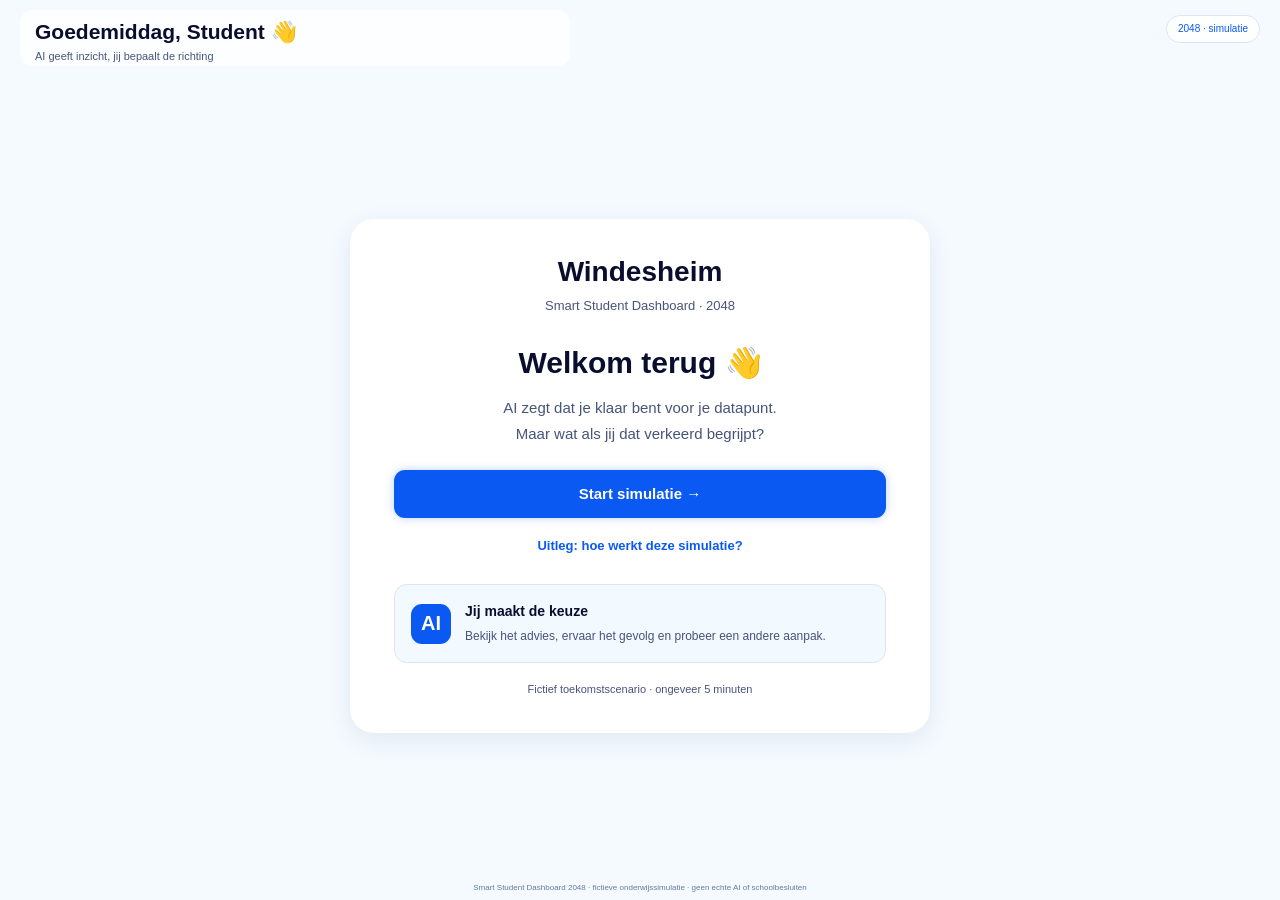
<file: index.html>
<!doctype html>
<html lang="en"><head><meta charset="utf-8"><meta name="viewport" content="width=device-width,initial-scale=1"><meta http-equiv="refresh" content="0;url=student-simulation-2048/index.html"><title>Smart Student Dashboard 2048</title><style>body{background:#090f1e;color:#edf3ff;font:16px system-ui;padding:10vh 8vw}a{color:#9ec4ff}</style></head><body><p><a href="student-simulation-2048/index.html">Open Smart Student Dashboard 2048 →</a></p></body></html>
</file>
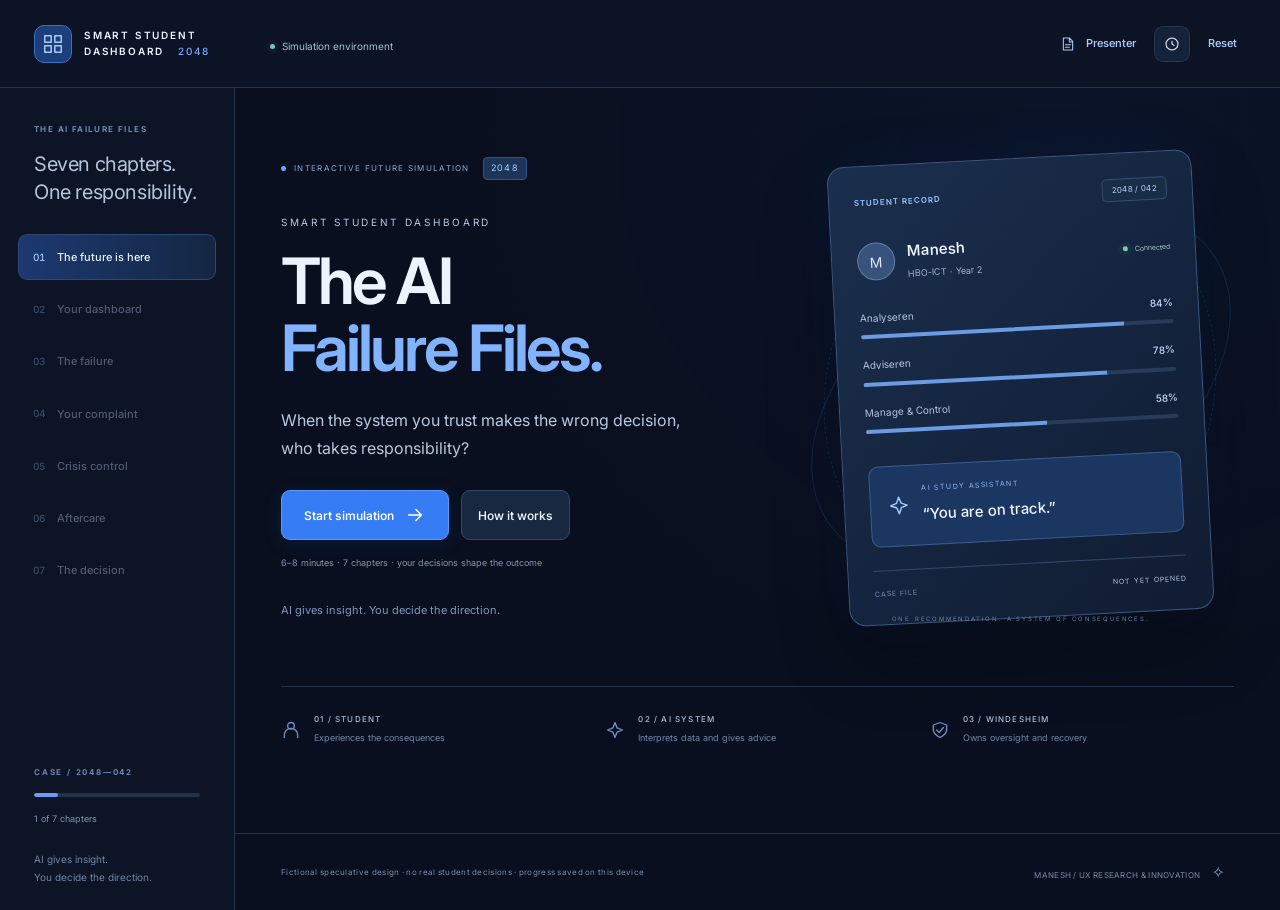
<file: smart-student-simulation/index.html>
<!doctype html>
<html lang="en"><head><meta charset="utf-8"><meta name="viewport" content="width=device-width, initial-scale=1"><meta name="theme-color" content="#0a1224"><meta name="description" content="Smart Student Dashboard: The AI Failure Files. An interactive fictional education simulation set in 2048."><title>Smart Student Dashboard — The AI Failure Files</title><link rel="stylesheet" href="css/style.css"><link rel="stylesheet" href="css/dashboard.css"><link rel="stylesheet" href="css/animations.css"><script defer src="js/scenarios.js"></script><script defer src="js/decisions.js"></script><script defer src="js/simulation.js"></script><script defer src="js/easter-egg.js"></script><script defer src="js/app.js"></script></head>
<body><a class="skip" href="#main">Skip to experience</a><div id="app"></div><div id="overlay-root"></div><div class="toast" role="status" aria-live="polite" id="toast"></div><noscript>This interactive simulation requires JavaScript. No AI service or account is needed.</noscript></body></html>
</file>
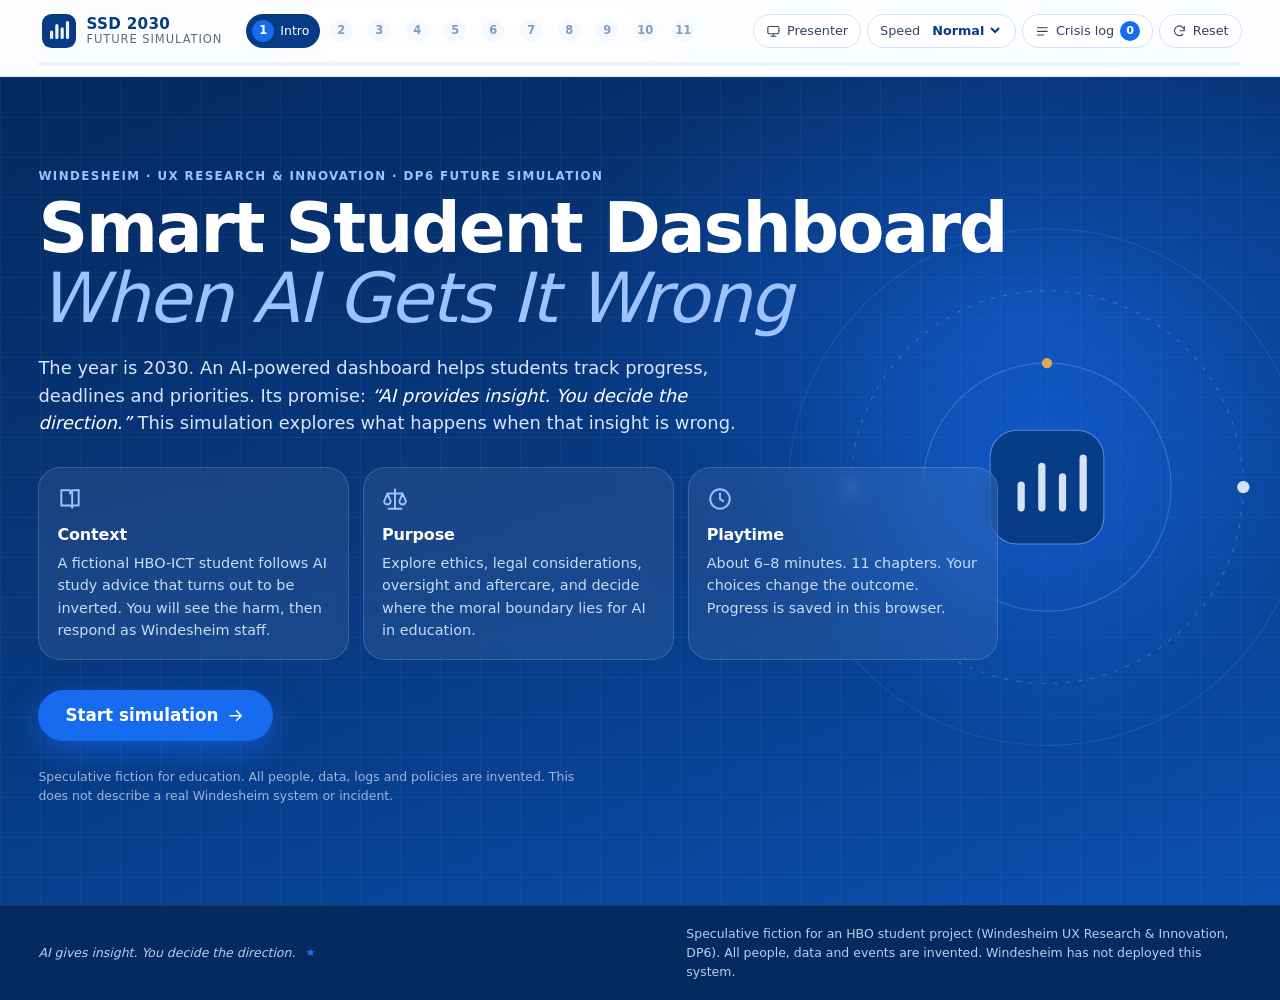
<file: ssd-2030/index.html>
<!doctype html>
<html lang="en">
<head>
  <meta charset="utf-8">
  <meta name="viewport" content="width=device-width, initial-scale=1">
  <title>Smart Student Dashboard: When AI Gets It Wrong · DP6 Future Simulation</title>
  <meta name="description" content="A fictional interactive future simulation (2030) about an AI study-advice failure, incident response, ethics and redesign. Windesheim UX Research &amp; Innovation DP6 student project.">
  <meta name="theme-color" content="#073B85">
  <link rel="icon" href="data:image/svg+xml,%3Csvg xmlns='http://www.w3.org/2000/svg' viewBox='0 0 32 32'%3E%3Crect width='32' height='32' rx='8' fill='%23073B85'/%3E%3Cpath d='M9 22v-5M14 22V11M19 22v-8M24 22V8' stroke='%23EAF3FF' stroke-width='3' stroke-linecap='round'/%3E%3C/svg%3E">
  <link rel="stylesheet" href="style.css">
</head>
<body data-scene="intro">
  <a class="skip-link" href="#scene-root">Skip to simulation</a>

  <header class="topbar">
    <div class="topbar-inner">
      <button class="brand" id="brand-home" type="button" aria-label="Smart Student Dashboard 2030, go to introduction">
        <span class="brand-mark" aria-hidden="true">
          <svg viewBox="0 0 32 32"><rect width="32" height="32" rx="9"/><path d="M9 22v-5M14 22V11M19 22v-8M24 22V8"/></svg>
        </span>
        <span class="brand-text"><strong>SSD 2030</strong><span>Future Simulation</span></span>
      </button>

      <nav class="steps-nav" aria-label="Simulation chapters">
        <ol id="steps" class="steps"></ol>
      </nav>

      <div class="controls">
        <button id="presenter-toggle" class="ctrl" type="button" aria-pressed="false" title="Presenter mode: unlock all chapters and show teaching points">
          <svg class="icon" viewBox="0 0 24 24" aria-hidden="true" fill="none" stroke="currentColor" stroke-width="1.8" stroke-linecap="round" stroke-linejoin="round"><rect x="3" y="4" width="18" height="12" rx="2"/><path d="M12 16v4M8 20h8"/></svg>
          <span class="ctrl-label">Presenter</span>
        </button>
        <label class="ctrl ctrl-select">
          <span class="ctrl-label">Speed</span>
          <select id="speed-select" aria-label="Simulation speed">
            <option value="calm">Calm</option>
            <option value="normal" selected>Normal</option>
            <option value="fast">Fast</option>
            <option value="instant">Instant</option>
          </select>
        </label>
        <button id="log-toggle" class="ctrl" type="button" aria-expanded="false" aria-controls="crisis-log">
          <svg class="icon" viewBox="0 0 24 24" aria-hidden="true" fill="none" stroke="currentColor" stroke-width="1.8" stroke-linecap="round"><path d="M4 6h16M4 12h16M4 18h10"/></svg>
          <span class="ctrl-label">Crisis log</span>
          <span id="log-count" class="count-badge">0</span>
        </button>
        <button id="reset-btn" class="ctrl" type="button">
          <svg class="icon" viewBox="0 0 24 24" aria-hidden="true" fill="none" stroke="currentColor" stroke-width="1.8" stroke-linecap="round" stroke-linejoin="round"><path d="M20 11a8 8 0 1 0-2.3 5.7M20 4v7h-7"/></svg>
          <span class="ctrl-label">Reset</span>
        </button>
      </div>
    </div>
    <div class="progress-row">
      <p id="step-label" class="progress-label">Prologue · Intro</p>
      <div id="progress-bar" class="progress-track" role="progressbar" aria-label="Simulation progress" aria-valuemin="1" aria-valuemax="11" aria-valuenow="1">
        <div id="progress-fill" class="progress-fill"></div>
      </div>
    </div>
    <div id="presenter-bar" class="presenter-bar" hidden></div>
  </header>

  <div class="layout">
    <main id="scene-root" class="scene-root" tabindex="-1" aria-live="off"></main>
    <aside id="metrics-panel" class="metrics-panel" aria-label="Consequence dashboard" hidden></aside>
  </div>

  <div id="scrim" class="scrim" hidden></div>
  <aside id="crisis-log" class="drawer" aria-labelledby="log-title" hidden>
    <div class="drawer-head">
      <div>
        <p class="eyebrow">Recorded automatically</p>
        <h2 id="log-title">Crisis log</h2>
      </div>
      <button id="log-close" class="icon-btn" type="button" aria-label="Close crisis log">
        <svg class="icon" viewBox="0 0 24 24" aria-hidden="true" fill="none" stroke="currentColor" stroke-width="2" stroke-linecap="round"><path d="M6 6l12 12M18 6 6 18"/></svg>
      </button>
    </div>
    <p class="tiny-note">Events, decisions, consequences and corrective actions. Fictional.</p>
    <div id="log-body" class="drawer-body"></div>
  </aside>

  <footer class="site-footer">
    <p class="motto">
      <span>AI gives insight. You decide the direction.</span>
      <button id="motto-star" class="motto-star" type="button" aria-label="Blue star" data-charge="0">
        <svg viewBox="0 0 24 24" aria-hidden="true"><path d="M12 3l2.7 5.6 6.1.9-4.4 4.3 1 6.1L12 17l-5.4 2.9 1-6.1-4.4-4.3 6.1-.9z"/></svg>
      </button>
    </p>
    <p class="disclaimer-foot">Speculative fiction for an HBO student project (Windesheim UX Research &amp; Innovation, DP6). All people, data and events are invented. Windesheim has not deployed this system.</p>
  </footer>

  <div id="live" class="sr-only" aria-live="polite" aria-atomic="true"></div>
  <div id="toast" class="toast" role="status" aria-live="polite"></div>

  <script src="script.js"></script>
</body>
</html>
</file>
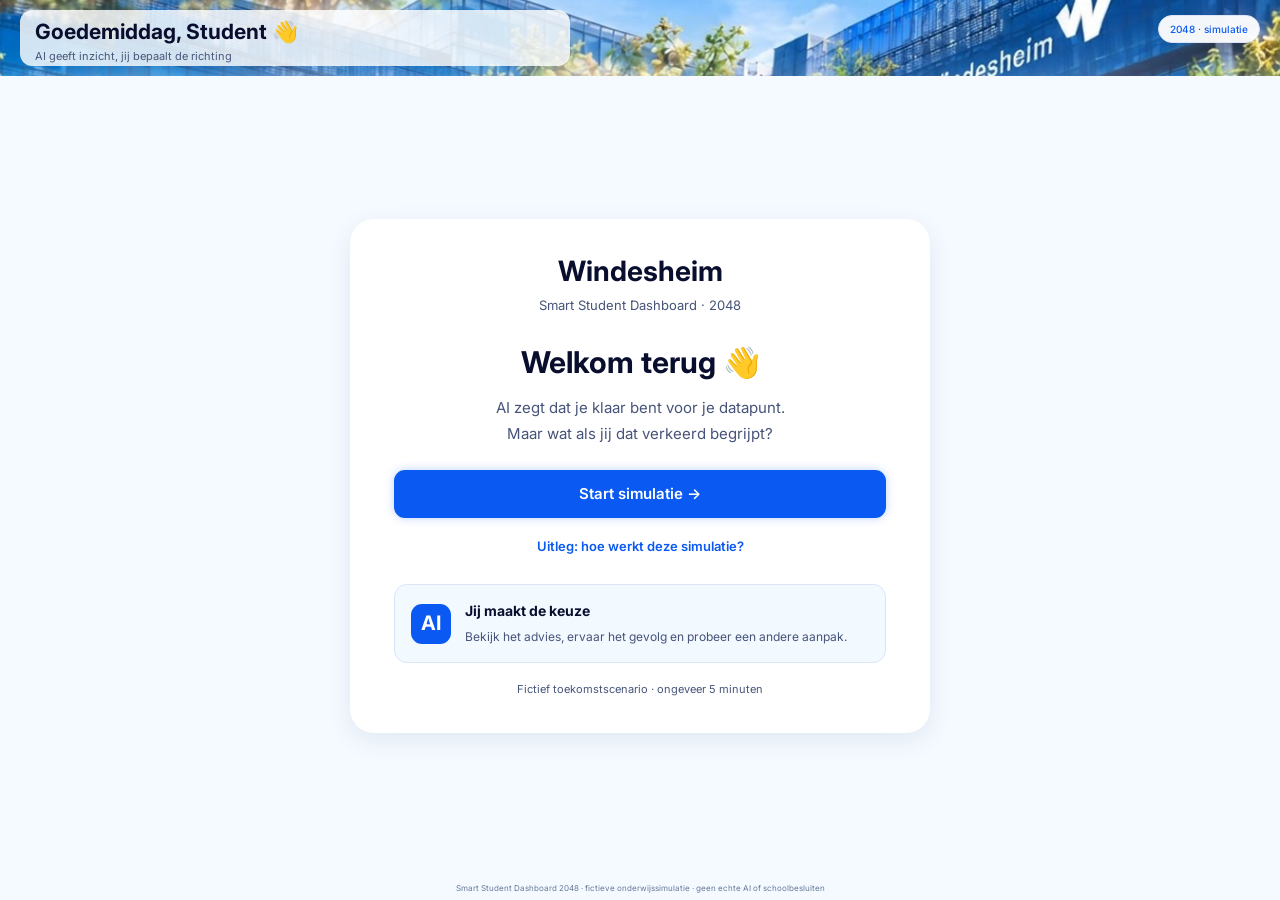
<file: student-simulation-2048/index.html>
<!doctype html><html lang="nl"><head><meta charset="utf-8"><meta name="viewport" content="width=device-width,initial-scale=1"><meta name="theme-color" content="#f4faff"><title>Smart Student Dashboard 2048</title><link rel="stylesheet" href="figma-base.css"><link rel="stylesheet" href="simulation.css"><link rel="stylesheet" href="compact-layout.css"><link rel="stylesheet" href="solutions.css"><script defer src="perspectives.js"></script><script defer src="solutions.js"></script><script defer src="simulation.js"></script></head><body><a class="skip-link" href="#main">Naar inhoud</a><div id="app"></div><div id="dialogs"></div><div id="toast" role="status" aria-live="polite"></div></body></html>
</file>
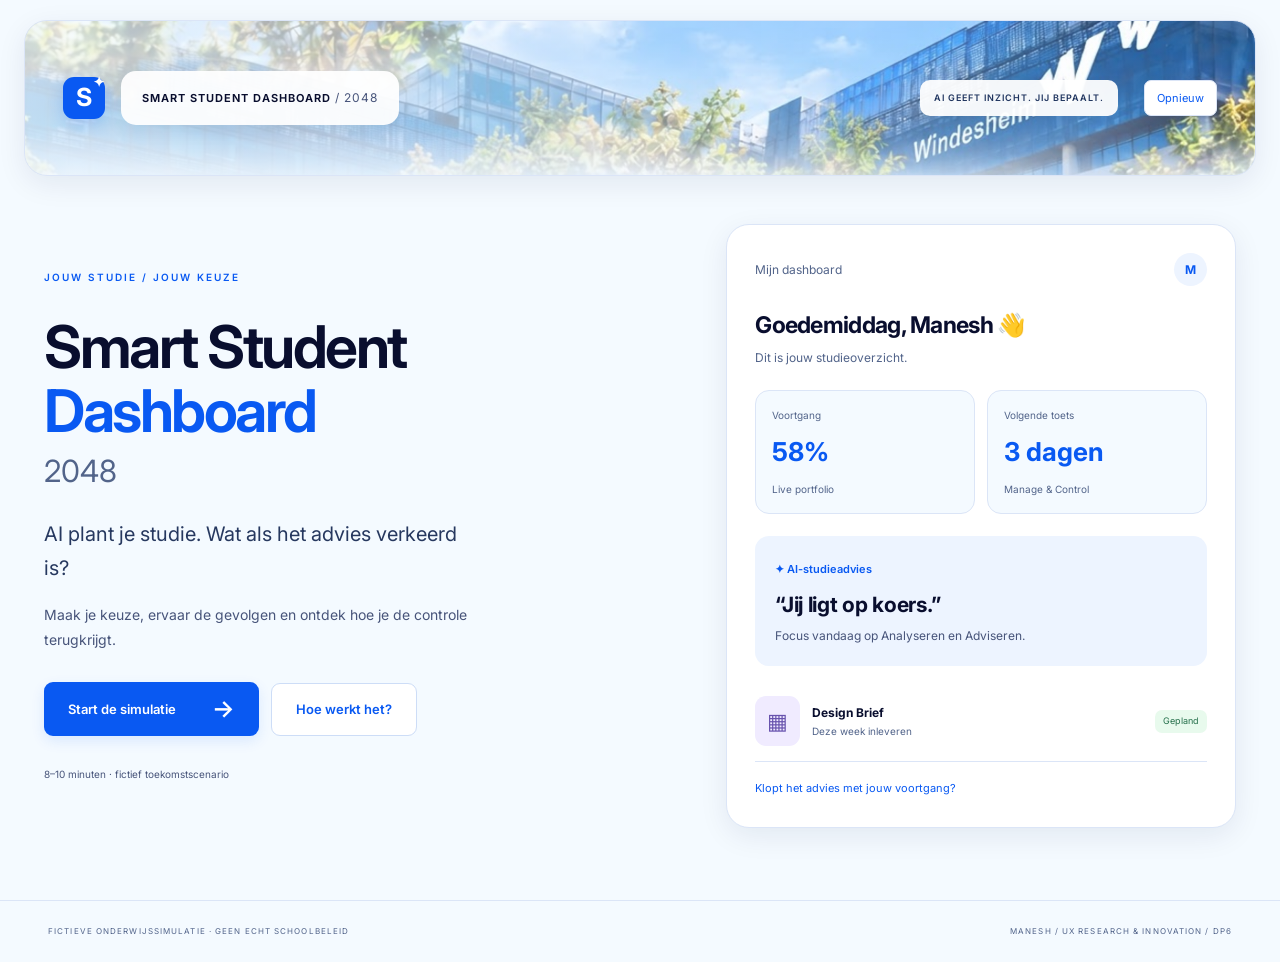
<file: autopilot.html>
<!doctype html>
<html lang="nl"><head><meta charset="utf-8"><meta name="viewport" content="width=device-width,initial-scale=1"><meta name="theme-color" content="#f4faff"><meta name="description" content="Een interactieve Future Simulation over fout AI-studieadvies, echte gevolgen in een fictieve toekomst en verantwoordelijkheid na schade."><title>Smart Student Dashboard 2048</title><link rel="stylesheet" href="autopilot.css"><link rel="stylesheet" href="dashboard-theme.css"></head>
<body><a class="skip" href="#stage">Naar het spel</a><div id="game"></div><script src="autopilot.js"></script></body></html>
</file>
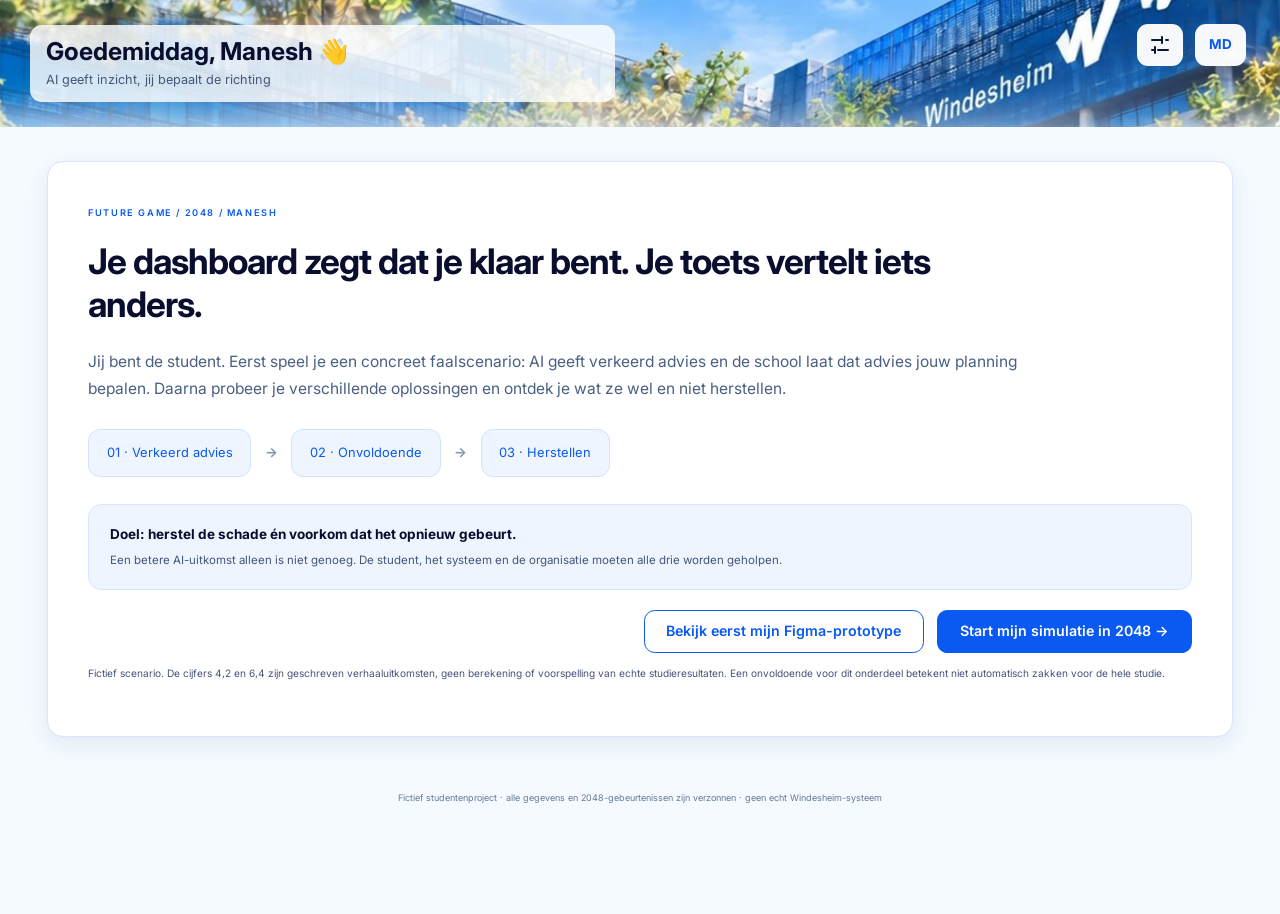
<file: future-simulation.html>
<!doctype html><html lang="nl"><head><meta charset="utf-8"><meta name="viewport" content="width=device-width,initial-scale=1"><meta name="theme-color" content="#0959f2"><title>Smart Student Dashboard / 2048</title><link rel="stylesheet" href="student-dashboard.css"></head><body><a class="skip-link" href="#main">Naar inhoud</a><div id="app"></div><div id="toast" role="status" aria-live="polite"></div><script src="student-dashboard.js"></script><script src="failure-game.js"></script></body></html>
</file>
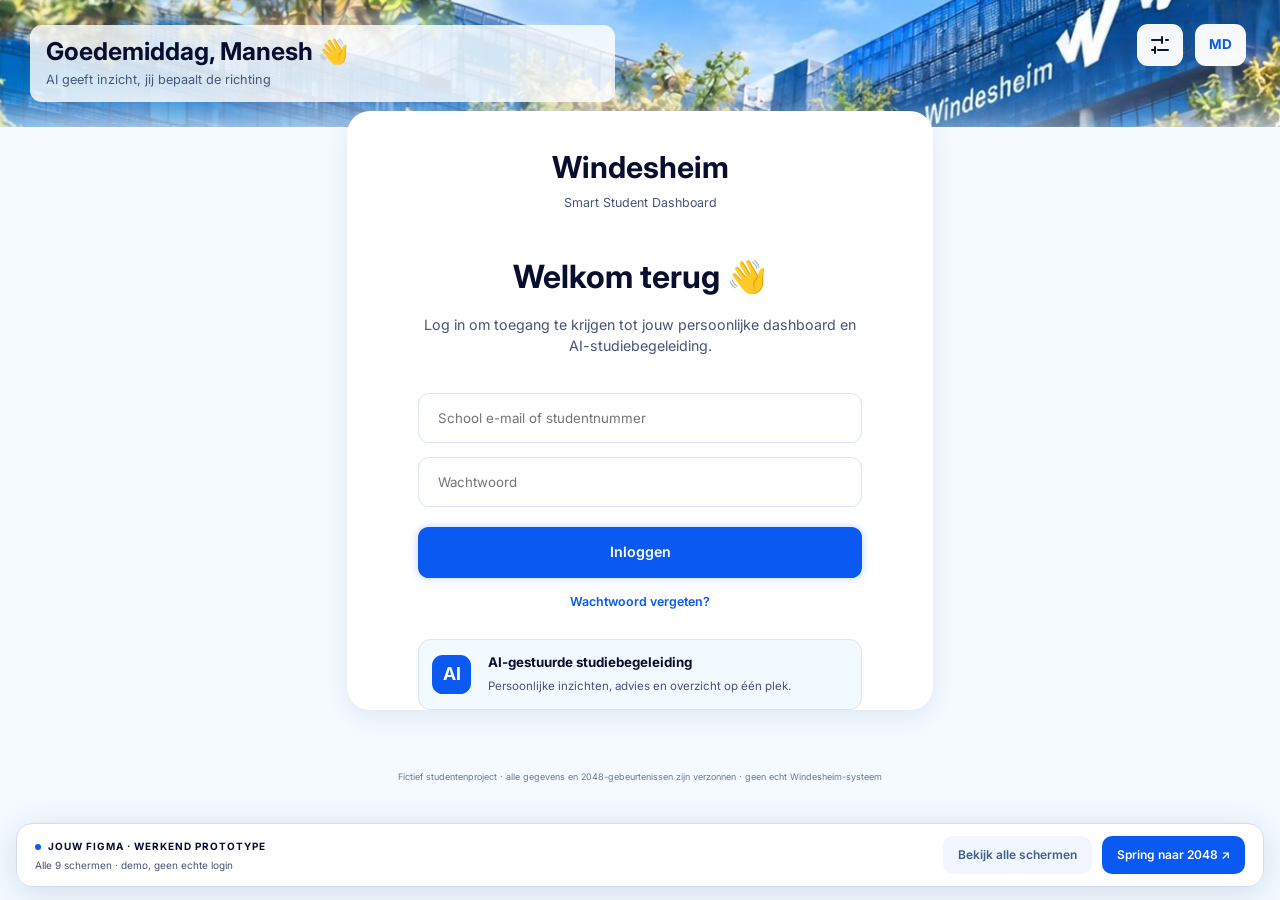
<file: ssd-2030/future-simulation.html>
<!doctype html><html lang="nl"><head><meta charset="utf-8"><meta name="viewport" content="width=device-width,initial-scale=1"><meta name="theme-color" content="#0959f2"><title>Smart Student Dashboard / 2048</title><link rel="stylesheet" href="student-dashboard.css"></head><body><a class="skip-link" href="#main">Naar inhoud</a><div id="app"></div><div id="toast" role="status" aria-live="polite"></div><script src="student-dashboard.js"></script><script src="risk-consequences.js"></script></body></html>
</file>
<file: smart-student-simulation/css/style.css>
@font-face{font-family:Inter;src:url('../assets/Inter.ttf') format('truetype');font-weight:100 900;font-display:swap}
:root{font-family:Inter,system-ui,sans-serif;color-scheme:dark;--bg:#090f1e;--panel:#111c31;--panel-light:#15233b;--line:#25344d;--text:#edf3ff;--muted:#9dacC5;--blue:#5999ff;--electric:#377df6;--mint:#8cdbca;--red:#ff9aab;--amber:#efca85;font-synthesis:none}
*{box-sizing:border-box}body{margin:0;background:var(--bg);color:var(--text);font-size:14px;line-height:1.65}button,input,select,textarea{font:inherit}button{cursor:pointer}button,a,input,select,textarea{outline-offset:5px}button:focus-visible,a:focus-visible,input:focus-visible,select:focus-visible,textarea:focus-visible,summary:focus-visible{outline:2px solid #a7cbff}button:disabled{cursor:not-allowed;opacity:.4}button{color:inherit;border:0}a{color:#9ec4ff}h1,h2,h3,p,blockquote{margin:0}h1,h2,h3{line-height:1.22}h1{font-size:clamp(30px,3.2vw,48px);font-weight:650;letter-spacing:-1.8px}h2{font-size:20px;letter-spacing:-.5px;font-weight:600}h3{font-size:16px;font-weight:600;letter-spacing:-.25px}p{line-height:1.75}svg{width:22px;height:22px;flex-shrink:0}small{font-size:11px}.muted{color:var(--muted)}.micro{font-size:10px;color:var(--muted);line-height:1.7;margin:15px 0}.eyebrow{display:block;color:#94b9f4;font-size:9px;letter-spacing:1.8px;font-weight:650;text-transform:uppercase}.row{display:flex;justify-content:space-between;align-items:center;gap:15px}.primary,.secondary,.text-button,.icon-button{display:inline-flex;align-items:center;justify-content:center;gap:10px;border-radius:9px;min-height:42px;padding:10px 16px;font-size:12px;font-weight:550;transition:background .18s,border-color .18s}.primary{background:#367cf4;border:1px solid #5998ff;color:#fff;box-shadow:0 4px 20px #1164ef20}.primary:hover{background:#4c8cff}.secondary{background:#182841;border:1px solid #354967}.secondary:hover{background:#243a59;border-color:#6283b3}.text-button{background:transparent;color:#aac8f9;padding:8px 9px}.text-button:hover{background:#23334c}.icon-button{background:#15233a;border:1px solid var(--line);padding:8px;min-width:36px;min-height:36px}.active{border-color:#75a8ff}.badge{display:inline-flex;padding:4px 9px;border-radius:5px;border:1px solid #344d6e;background:#192d47;color:#b6d2fd;font-size:9px;letter-spacing:.3px;white-space:nowrap}.badge.amber{color:#f1cf94;background:#382d1d;border-color:#655337}.badge.red{color:#ffc0ca;background:#392330;border-color:#70424f}.live-dot{display:inline-flex;align-items:center;gap:7px;color:#a6c3c8;font-size:10px;white-space:nowrap}.live-dot:before{content:'';width:5px;height:5px;background:#7bc6b8;border-radius:50%;box-shadow:0 0 0 4px #7bc6b80a}.app-header{height:88px;border-bottom:1px solid var(--line);display:flex;align-items:center;justify-content:space-between;padding:0 34px;gap:20px;background:#0b1325;position:relative;z-index:2}.brand{display:flex;align-items:center;gap:12px;text-decoration:none;color:#edf3ff;font-size:10px;line-height:1.55;font-weight:600;letter-spacing:1.8px}.brand-icon{display:grid;place-items:center;width:38px;height:38px;background:#1c3f7c;border:1px solid #3e6fbd;border-radius:10px;color:#a9ccff}.brand-second{display:block}.brand b{color:#76aaff;font-weight:500;margin-left:9px}.header-center{margin-right:auto;padding-left:40px}.header-actions{display:flex;align-items:center;gap:9px}.header-actions .text-button{font-size:11px}.header-actions svg{width:16px;height:16px}.app-layout{display:grid;grid-template-columns:235px minmax(0,1fr);max-width:1800px;margin:auto;min-height:calc(100vh - 88px)}.sidebar{padding:35px 18px 24px;border-right:1px solid var(--line);background:#0c1425;display:flex;flex-direction:column}.sidebar-heading{padding:0 16px 28px}.sidebar-heading .eyebrow{font-size:8px;color:#7692bd;letter-spacing:1.4px}.sidebar-heading p{font-size:20px;line-height:1.4;letter-spacing:-.4px;margin-top:14px;color:#b5c4dc}.sidebar nav{display:grid;gap:6px}.chapter-link{display:flex;text-align:left;gap:12px;align-items:center;background:transparent;padding:13px 14px;border:1px solid transparent;border-radius:9px;color:#8f9eb8}.chapter-link>span{font-size:10px;font-weight:500;font-variant-numeric:tabular-nums;color:#647c9f}.chapter-link b{font-size:11px;font-weight:500}.chapter-link i{margin-left:auto;font-style:normal;color:#8cdbca;font-size:10px}.chapter-link.current{background:linear-gradient(90deg,#1c3970,#142642);border-color:#2c4974;color:#e7f0ff}.chapter-link.current>span{color:#9dc5ff}.chapter-link:not(:disabled):hover{background:#192840}.chapter-link:disabled{opacity:.52}.sidebar-bottom{margin-top:auto;padding:60px 16px 0}.sidebar-bottom .eyebrow{font-size:8px;color:#708bb1}.track{height:4px;border-radius:6px;background:#233149;overflow:hidden}.track i{display:block;height:100%;background:#639ff8;border-radius:6px}.sidebar-bottom .track{margin:14px 0 8px}.sidebar-bottom small{font-size:9px;color:#8096b5}.sidebar-bottom p{margin-top:22px;font-size:10px;line-height:1.8;color:#7185a4}.main-wrap{min-width:0;background:radial-gradient(ellipse at 80% 8%,#15346a24,transparent 50%),linear-gradient(#101c321a 1px,transparent 1px),linear-gradient(90deg,#101c321a 1px,transparent 1px);background-size:auto,44px 44px,44px 44px}main{max-width:1320px;margin:auto;padding:38px 46px 35px;min-height:calc(100vh - 155px)}#main:focus{outline:none}.page-heading{margin-bottom:28px}.page-heading h1{margin:13px 0 14px}.page-heading>p{max-width:730px;color:var(--muted);font-size:14px}.page-heading:has(h1:empty){display:none}.grid{display:grid;gap:20px;align-items:stretch}.two{grid-template-columns:repeat(2,minmax(0,1fr))}.three{grid-template-columns:repeat(3,minmax(0,1fr))}.four{grid-template-columns:repeat(4,minmax(0,1fr))}.card{padding:25px;background:linear-gradient(135deg,#142139,#101b2e);border:1px solid var(--line);border-radius:14px;min-width:0}.card h2{margin-bottom:17px}.card h3{margin:18px 0 10px}.card>p{color:var(--muted);font-size:13px;margin-top:12px}.card-title{display:flex;align-items:center;justify-content:space-between;gap:15px;margin-bottom:22px}.card-title h2{margin:0;font-size:16px}.card-title>svg{color:#7799c8;width:19px;height:19px}.section-label{display:flex;justify-content:space-between;gap:20px;align-items:center;margin:35px 0 18px}.section-label h2{margin:7px 0}.section-label p,.section-label>span{font-size:12px;color:var(--muted)}.tabs{display:flex;gap:5px;border-bottom:1px solid var(--line);margin:0 0 23px;flex-wrap:wrap}.tabs button{background:transparent;color:#9eafca;font-size:12px;padding:12px 17px;border-bottom:2px solid transparent;border-radius:6px 6px 0 0}.tabs button[aria-selected=true]{background:#1a2c48;color:#d6e7ff;border-color:#6aa4ff}.tabs button:hover{background:#18253c}.chapter-actions{display:flex;align-items:center;justify-content:space-between;gap:18px;margin-top:30px;padding-top:24px;border-top:1px solid var(--line);flex-wrap:wrap}.chapter-actions>span{font-size:10px;color:#7087aa}.notice{padding:17px 20px;border:1px solid #315477;background:#132a43;border-radius:10px;color:#bfdbfa;font-size:12px;margin:20px 0}.notice p{margin-top:7px}.notice .text-button{margin-left:10px}.notice.warning{background:#30291f;border-color:#675536;color:#e7c894}.table-scroll{overflow:auto}table{border-collapse:collapse;width:100%;min-width:550px;text-align:left;font-size:12px}th,td{padding:17px 14px;border-bottom:1px solid var(--line);vertical-align:top}thead th{font-size:9px;text-transform:uppercase;letter-spacing:1px;color:#9cb5d9;background:#152640}tbody th{font-weight:500}td{color:#a9bcd7}.disclosure{margin:22px 0}.disclosure summary{cursor:pointer;font-size:13px;font-weight:550;color:#c8d9f4}.disclosure>p{font-size:12px;color:var(--muted);margin-top:15px}.disclosure[open] summary{margin-bottom:18px}.plain-list{list-style:none;padding:0}.plain-list li{margin:20px 0}.plain-list strong,.plain-list span{display:block}.plain-list strong{font-size:12px;margin-bottom:4px}.plain-list span{font-size:12px;color:var(--muted)}.icon-box{display:grid;place-items:center;width:40px;height:40px;border-radius:11px;background:#203e70;border:1px solid #385c91;color:#a8caff;flex-shrink:0}footer{display:flex;gap:15px;justify-content:space-between;align-items:center;border-top:1px solid var(--line);padding:20px 46px;color:#788bab;font-size:8px;letter-spacing:.3px}footer>span:last-child{white-space:nowrap}.footer-symbol{background:transparent;color:#879cb9;padding:5px 9px;font-size:16px}.skip{position:fixed;top:-100px;left:15px;z-index:100}.skip:focus{top:12px;background:#367cf4;color:white;padding:10px 15px}.toast{position:fixed;bottom:24px;left:50%;transform:translate(-50%,15px);max-width:min(580px,calc(100% - 32px));background:#e7f1ff;color:#142743;border:1px solid #8db6f8;box-shadow:0 12px 50px #0005;padding:13px 20px;border-radius:10px;font-size:12px;z-index:30;opacity:0;pointer-events:none;transition:opacity .2s,transform .2s}.toast.visible{opacity:1;transform:translate(-50%,0)}dialog{background:#111f36;color:var(--text);border:1px solid #3f587c;width:min(650px,calc(100% - 32px));border-radius:18px;padding:30px;max-height:calc(100dvh - 40px);overflow:auto;box-shadow:0 25px 90px #0008}dialog::backdrop{background:#030917c9;backdrop-filter:blur(6px)}.dialog-top{display:flex;justify-content:space-between;gap:15px;align-items:center;margin-bottom:25px}.dialog-top .eyebrow{font-size:8px}.dialog-top .text-button{font-size:11px;white-space:nowrap}dialog h2{font-size:28px;margin:17px 0;line-height:1.2}dialog>p{color:var(--muted);font-size:13px;margin:17px 0}.dialog-actions{display:flex;justify-content:flex-end;gap:12px;margin-top:25px}.help-steps{padding-left:22px;margin:25px 0}.help-steps li{padding-left:9px;margin:20px 0}.help-steps li::marker{color:#79adff}.help-steps p{font-size:13px;color:var(--muted);margin-top:4px}.presenter-panel{display:grid;grid-template-columns:1fr 215px;gap:15px 25px;margin:20px 30px 0;padding:18px 22px;border:1px solid #5073a1;border-radius:11px;background:#172942}.presenter-panel p{font-size:12px;color:#c4d6ed;margin-top:8px}.presenter-panel label{font-size:10px;color:#b1c6e4}.presenter-panel select{display:block;width:100%;padding:8px;margin-top:8px}.presenter-panel>small{grid-column:1/-1;color:#90a9cb;font-size:9px}select,input,textarea{color:#e9f1ff;background:#0e192e;border:1px solid #3b5274;border-radius:8px;padding:12px;max-width:100%}textarea{resize:vertical;width:100%}select{cursor:pointer}.protocol-log{padding:17px;border:1px solid #4c4c42;background:#25271f;font-family:monospace;font-size:11px;color:#dfcc93;line-height:2}.egg-options{display:grid;gap:12px;margin-top:20px}.achievement{display:grid;place-items:center;border:1px solid #3d706d;background:#1c4547;border-radius:50%;width:70px;height:70px;color:#9ce4d4;margin:25px 0}.achievement svg{width:35px;height:35px}
@media(min-width:1600px){main{padding-top:55px}.opening{min-height:560px}}
@media(max-width:1180px){.app-layout{grid-template-columns:195px minmax(0,1fr)}main{padding:32px 28px}.sidebar{padding-left:10px;padding-right:10px}.chapter-link{gap:9px;padding:12px 10px}.chapter-link b{font-size:10px}.header-center{display:none}.four{grid-template-columns:repeat(2,minmax(0,1fr))}.three{gap:12px}.decision-card{padding:20px!important}.card{padding:21px}footer{padding:20px 28px}}
@media(max-width:900px){.app-header{padding:0 20px;height:76px}.app-layout{display:block}.sidebar{display:block;padding:12px 20px;border-right:0;border-bottom:1px solid var(--line)}.sidebar-heading,.sidebar-bottom{display:none}.sidebar nav{display:flex;overflow-x:auto;gap:8px;padding:3px}.chapter-link{white-space:nowrap;flex-shrink:0}.chapter-link b{font-size:10px}.main-wrap{min-height:80vh}.three{grid-template-columns:1fr}.grid.kkc{grid-template-columns:repeat(3,minmax(0,1fr))}.presenter-panel{margin:20px 20px 0}.main-wrap main{min-height:70vh}.header-actions .text-button span{display:none}footer{font-size:8px}}
@media(max-width:600px){.app-header{height:73px;padding:0 16px;gap:10px}.brand{font-size:8px;letter-spacing:1px;gap:8px}.brand-icon{width:31px;height:31px;border-radius:8px}.brand-icon svg{width:17px;height:17px}.brand b{margin-left:3px}.header-actions{gap:3px}.header-actions .text-button{padding:7px;font-size:10px}.header-actions .secondary{padding:8px}.header-actions .icon-button{min-width:30px;min-height:30px;padding:6px}.header-actions .secondary span{display:none}.header-actions svg{width:15px;height:15px}.sidebar{padding:8px 12px}.chapter-link{padding:9px 11px}.chapter-link b{font-size:9px}main{padding:27px 18px 30px}.page-heading{margin-bottom:23px}.page-heading h1{font-size:32px;letter-spacing:-1px}.page-heading>p{font-size:13px}.two,.four,.grid.kkc{grid-template-columns:1fr}.card{padding:21px}.card-title{gap:9px}.card-title h2{font-size:15px}.badge{font-size:8px;padding:4px 7px}.eyebrow{font-size:8px;letter-spacing:1.4px}.primary,.secondary{font-size:11px;padding:11px 14px}.tabs button{font-size:10px;padding:11px 12px}.tabs{margin-bottom:18px}.chapter-actions{gap:12px}.chapter-actions>span{display:none}.section-label{align-items:flex-start;gap:12px}.section-label>span{font-size:10px}footer{flex-direction:column;align-items:flex-start;padding:18px;gap:10px;font-size:8px}.presenter-panel{margin:15px 15px 0;padding:17px;grid-template-columns:1fr}.presenter-panel>small{grid-column:auto}dialog{padding:22px}dialog h2{font-size:25px}.dialog-top .eyebrow{letter-spacing:.6px;font-size:7px}.dialog-top{gap:6px}.dialog-actions{flex-wrap:wrap}.notice{padding:15px;font-size:11px}.notice .text-button{display:flex;margin:8px 0 0}.toast{font-size:11px;bottom:16px}.source-link{font-size:11px}}
@media print{:root{color-scheme:light;--text:#17243a;--muted:#37475b;--line:#cbd3de;--panel:#fff;--blue:#1758ad}body{background:#fff;color:#17243a;font-size:10pt}.app-header,.sidebar,footer,.presenter-panel,.page-heading,.review-nav,.chapter-actions,.no-print,#overlay-root,.toast,.skip{display:none!important}.app-layout{display:block}.main-wrap{background:white}main{max-width:none;padding:0;min-height:0}.card,.moral-boundary,.ending{background:#fff!important;box-shadow:none!important;border:1px solid #cbd3de!important;color:#17243a!important;padding:16px!important;margin:12px 0!important;break-inside:avoid}.card p,.moral-boundary p,.ending p{color:#37475b!important}.grid{display:block}.print-heading h1{font-size:24pt;letter-spacing:-.7px}.print-heading p{font-size:10pt;margin:10px 0 20px}.final-report h2{font-size:20pt;color:#17243a!important}.final-report h3{font-size:13pt}.eyebrow{color:#1758ad!important}.moral-boundary h2{font-size:15pt!important}.moral-boundary .grid{display:grid;grid-template-columns:1fr 1fr}.final-report .disclosure{display:none}.report-priorities p{font-size:10pt}.final-report ul,.final-report ol{color:#37475b!important}.final-report .boundary-controls{background:white!important;color:#17243a!important;border-color:#cbd3de!important}a{color:#1758ad}.ending:before{display:none!important}}

button.brand{background:transparent;text-align:left;padding:0}
@media print{.print-heading{display:block}}
</file>
<file: smart-student-simulation/css/dashboard.css>
.opening{display:grid;grid-template-columns:1.15fr 1fr;align-items:center;gap:35px;min-height:540px;padding:5px 0 20px}.edition{font-size:8px;letter-spacing:1.3px;color:#8ea8d0;display:flex;gap:8px;align-items:center}.edition>i{width:5px;height:5px;background:#68a6ff;border-radius:50%}.edition>span{font-size:9px;background:#1c3558;color:#a8ccff;border:1px solid #34557e;padding:3px 7px;margin-left:5px;border-radius:4px}.product-title{font-size:10px;letter-spacing:2.7px;color:#b7c9e6;margin-top:34px}.opening h1{font-size:clamp(46px,5vw,76px);letter-spacing:-3px;line-height:1.04;font-weight:620;margin:17px 0 25px}.opening h1>span{color:#82b3ff}.opening-question{font-size:16px;color:#bac9e1;max-width:400px;line-height:1.75}.opening-actions{display:flex;flex-wrap:wrap;gap:12px;margin:28px 0 15px}.opening-actions .primary{min-height:49px;padding:13px 22px}.opening .micro{font-size:9px;color:#7f95b6}.tagline{font-size:11px;color:#7e97bc;margin-top:30px}.opening-visual{position:relative;min-height:480px;display:grid;place-items:center}.orbital{position:absolute;border:1px solid #31548755;border-radius:50%;pointer-events:none}.orbital-one{width:110%;height:290px;transform:rotate(-35deg)}.orbital-two{width:90%;height:430px;transform:rotate(25deg);border-style:dashed}.file-preview{position:relative;max-width:365px;width:100%;background:linear-gradient(135deg,#1c3151ee,#111d33ee);border:1px solid #3d587d;border-radius:17px;box-shadow:0 35px 70px #0004,0 0 60px #1b64d415;padding:25px;transform:rotate(-3deg)}.file-preview .eyebrow{font-size:8px;letter-spacing:1px}.file-preview .badge{font-size:8px}.profile-row{display:flex;align-items:center;gap:12px;margin:26px 0}.avatar{width:38px;height:38px;background:#39527b;border:1px solid #627faa;border-radius:50%;display:grid;place-items:center;color:#daE8ff;font-size:14px}.profile-row strong{display:block;font-size:15px;font-weight:550}.profile-row small{display:block;font-size:9px;color:#a0b4d3;margin-top:3px}.profile-row .live-dot{font-size:7px;margin-left:auto}.mini-chart{display:grid;gap:9px}.mini-chart>span{display:flex;justify-content:space-between;font-size:10px;color:#b2c5e1}.mini-chart b{font-weight:500;color:#c6dafa}.mini-chart>i{display:block;height:4px;border-radius:6px;background:linear-gradient(90deg,#6c9be4 var(--value),#293b57 var(--value));margin-bottom:9px}.mini-advice{display:flex;gap:12px;align-items:center;margin-top:24px;padding:17px;border:1px solid #3b5c90;border-radius:10px;background:#1b3761}.mini-advice>svg{color:#a4caff}.mini-advice small{display:block;font-size:7px;color:#8fb5ef;letter-spacing:1.4px}.mini-advice strong{display:block;font-size:15px;margin-top:8px;font-weight:500}.file-seal{display:flex;justify-content:space-between;font-size:7px;letter-spacing:1px;color:#718bae;border-top:1px solid #324866;margin-top:23px;padding-top:17px}.file-seal strong{font-weight:400;color:#adc1de}.visual-caption{position:absolute;bottom:5px;font-size:6px;letter-spacing:1.8px;color:#6680a7;text-align:center}.stakeholder-strip{display:grid;grid-template-columns:repeat(3,1fr);gap:20px;border-top:1px solid var(--line);padding:26px 0 0;margin-top:20px}.stakeholder-strip>div{display:flex;gap:13px;align-items:center}.stakeholder-strip svg{color:#6d91c4;width:20px;height:20px}.stakeholder-strip strong{font-size:8px;letter-spacing:1.2px;font-weight:500;display:block;color:#abc0de}.stakeholder-strip small{font-size:9px;display:block;color:#6f87aa;margin-top:5px}.dashboard-bar{display:flex;justify-content:space-between;align-items:center;margin-bottom:15px;padding-bottom:12px;gap:15px}.dashboard-bar>span:first-child{display:flex;gap:10px;align-items:center;font-size:12px;color:#adbfdb}.dashboard-bar svg{width:17px;height:17px;color:#719edc}.dashboard-grid{display:grid;grid-template-columns:1fr 1fr;gap:20px}.progress-content{display:flex;gap:22px;align-items:center}.progress-content>div{flex:1}.progress-content strong{font-size:12px}.progress-content p{font-size:11px;margin:7px 0 9px}.progress-content .text-button{font-size:10px;padding-left:0}.progress-ring{width:140px;height:140px;flex-shrink:0}.ring-track{fill:none;stroke:#263958;stroke-width:7}.ring-value{fill:none;stroke:#79aaf4;stroke-width:7;stroke-dasharray:261 359;stroke-linecap:round;transform:rotate(-90deg);transform-origin:70px 70px}.progress-ring text{fill:#e9f2ff;stroke:none;font-size:27px;font-weight:550}.progress-ring text.ring-label{font-size:10px;fill:#8fa6c9;font-weight:400}.date-tile{display:grid;align-content:center;text-align:center;font-size:8px;line-height:1.8;background:#1c3151;border:1px solid #324e76;color:#b2cef6;border-radius:8px;width:40px;height:44px;flex-shrink:0}.compact-task,.deadline{display:flex;gap:14px;align-items:center;margin:18px 0}.compact-task strong,.deadline strong{font-size:11px;font-weight:500;display:block}.compact-task small,.deadline small{display:block;color:#8da4c6;font-size:10px;margin-top:4px}.card>.text-button{padding-left:0;font-size:10px}.learning-list{display:grid;gap:19px;margin-bottom:20px}.learning-list .row{font-size:12px}.learning-list strong{font-weight:500}.learning-list .row>span{color:#9dc1fa;font-size:11px}.learning-list .track{margin:9px 0 6px}.learning-list small{color:#8099bd;font-size:9px}.learning-list+.muted{font-size:9px}.ai-card{background:linear-gradient(135deg,#1b3155,#14233e);border-color:#355783}.ai-author{display:flex;align-items:center;gap:11px}.ai-author h2{font-size:14px;margin:0 0 5px}.ai-author small{font-size:9px;color:#92b0d9}.ai-author .badge{margin-left:auto;font-size:7px}.ai-card blockquote{font-size:23px;line-height:1.5;letter-spacing:-.5px;margin:24px 0 15px;color:#e0ecff}.ai-card>p{font-size:11px;color:#9ab4d9}.ai-card>.text-button{margin-top:17px;font-size:11px}.ai-card>.text-button svg{width:17px;height:17px}.choice-banner{display:flex;justify-content:space-between;align-items:center;gap:24px;padding:25px 27px;border:1px solid #334b70;background:#122540;border-radius:13px;margin-top:24px}.choice-banner h2{font-size:20px;margin:8px 0}.choice-banner p{font-size:11px;color:#94accf}.choice-banner>div:last-child{display:flex;gap:10px;flex-shrink:0}.source-flow{display:flex;align-items:center;gap:15px;margin:25px 0}.source-flow>div{flex:1;display:grid;gap:8px;border:1px solid #3c5374;background:#132139;border-radius:11px;padding:22px}.source-flow small{font-size:8px;letter-spacing:1.5px;color:#8ca9d2}.source-flow strong{font-size:34px;color:#b0d0ff;font-weight:500}.source-flow span{font-size:10px;color:#9fb4d2}.source-flow>b{font-size:22px;color:#729bd4;font-weight:400}.agenda-item{display:flex;align-items:center;gap:22px;padding:22px 0;border-bottom:1px solid var(--line)}.agenda-item time{font-size:9px;line-height:2;color:#9bb8e3;min-width:44px}.agenda-item b{font-size:12px}.agenda-item strong{font-size:12px}.agenda-item small{display:block;font-size:10px;color:#90a9cd;margin-top:6px}.crisis-card{border-color:#5b3648;background:linear-gradient(135deg,#251e31,#171d30)}.crisis-card>.eyebrow{color:#d59caa}.grade-row{display:flex;align-items:center;gap:25px;margin:25px 0}.grade{font-size:76px;font-weight:550;letter-spacing:-4px;color:#ff9bad;line-height:1}.grade.pass{color:#8cdbca}.grade-row h2{font-size:20px;margin-bottom:10px}.report-cost{border-top:1px solid #4a3548;padding-top:20px;margin-top:24px;display:flex;gap:18px;align-items:center}.report-cost>span{font-size:25px;color:#f8b3bd;letter-spacing:-.7px}.report-cost small{color:#c49aa9;font-size:10px}.causal-list{padding-left:20px}.causal-list li{padding-left:7px;margin:21px 0}.causal-list li::marker{color:#7ea9e8;font-size:10px}.causal-list strong,.causal-list span{display:block}.causal-list strong{font-size:12px;margin-bottom:6px}.causal-list span{font-size:11px;color:#98adcb}.document{background:#dfe8f4;border:1px solid #afc5df;border-radius:12px;color:#1b2f4b;padding:30px;position:relative}.document-header{display:flex;justify-content:space-between;gap:20px;color:#5d7493;font-size:8px;letter-spacing:1px;border-bottom:1px solid #b5c8df;padding-bottom:18px;margin-bottom:25px}.document h3{font-size:23px;margin-bottom:17px;color:#1b365c}.document p{font-size:13px;max-width:850px;line-height:1.8}.document-note{font-size:10px;line-height:1.8;color:#526a8a;border-top:1px solid #becde1;padding-top:17px;margin-top:25px}.complaint-grid{grid-template-columns:1.5fr 1fr}.complaint-grid form{display:grid;gap:12px}.complaint-grid label{font-size:12px;margin-top:8px}.complaint-grid form small{font-size:10px;line-height:1.8;color:#91a6c6}.complaint-grid form>.primary{justify-self:start;margin-top:13px}.complaint-grid aside>.icon-box{margin-bottom:24px}.case-receipt h3{font-size:30px;margin:18px 0;color:#bbd7ff}.case-receipt p{font-size:12px;color:#a4b9d8}.case-receipt blockquote{margin:20px 0;padding:18px;border-left:2px solid #6e9cdd;background:#172b49;color:#c1d2eb;font-size:13px;white-space:pre-wrap;overflow-wrap:anywhere}.case-timeline{padding-left:20px;color:#a7bfdf;font-size:11px;line-height:2.5;margin:20px 0}.incident-status{display:flex;gap:15px;align-items:center;margin-bottom:23px;padding:12px 18px;background:#201c2a;border:1px solid #483045;border-radius:9px;font-size:10px;color:#bea0af}.incident-status .live-dot{margin-left:auto}.metrics{display:grid;grid-template-columns:repeat(4,1fr);gap:14px}.metrics>div{border:1px solid var(--line);background:#12213a;padding:18px;border-radius:11px}.metrics>div>span{font-size:10px;color:#a4b8d7}.metrics strong{display:block;font-size:29px;margin:10px 0;font-weight:500;line-height:1}.metrics strong small{font-size:10px;color:#7390b9;margin-left:4px}.metrics .track{margin-bottom:9px}.metrics>div>small{font-size:8px;color:#829abd}.metrics+.micro{margin-bottom:27px}.perspective h3{margin:0 0 12px;font-size:21px}.perspective p{max-width:950px}.decision-round{margin:33px 0 38px}.decision-card{text-align:left;background:#13213a;border:1px solid #304565;border-radius:13px;padding:25px;display:flex;flex-direction:column;position:relative;gap:16px;transition:background .2s,border-color .2s;min-width:0}.decision-card:not(:disabled):hover{background:#1b3050;border-color:#5f89c4}.decision-card.selected{border-color:#76adff;box-shadow:inset 0 0 0 1px #76adff33;background:linear-gradient(140deg,#203e6b,#192c48)}.selection-dot{height:23px;width:23px;border:1px solid #4f6c95;border-radius:50%;display:grid;place-items:center;font-size:10px;color:#afd0ff;margin-bottom:3px}.selected .selection-dot{background:#7aaefb;color:#102544;border-color:#7aaefb}.decision-card h3{font-size:19px;line-height:1.4;max-width:270px}.decision-card>p{font-size:12px;color:#acbfda;line-height:1.8;flex:1}.tradeoff{border-top:1px solid #354b6c;padding-top:16px;margin-top:auto}.tradeoff strong{font-size:8px;text-transform:uppercase;letter-spacing:1.1px;color:#d9bf91;display:block;margin-bottom:8px}.tradeoff span{font-size:11px;line-height:1.8;color:#98accb;display:block}.incident-log{list-style:none;padding:0}.incident-log li{padding:13px 0;border-bottom:1px solid var(--line);font-size:11px;color:#acc0de;display:flex;gap:20px}.incident-log span{color:#7898c6;font-size:10px;font-variant-numeric:tabular-nums}.lifecycle h3{font-size:16px;margin:17px 0 11px}.lifecycle p{font-size:11px}.timeline-card{margin-top:25px}.recovery-timeline{display:flex;justify-content:space-between;gap:5px;margin:28px 0;position:relative;overflow:auto;padding:5px}.recovery-timeline:before{content:'';position:absolute;top:20px;left:30px;right:30px;border-top:1px solid #38557e;z-index:0}.recovery-timeline button{position:relative;z-index:1;background:transparent;display:grid;justify-items:center;gap:13px;min-width:80px;color:#90a7ca;font-size:9px}.recovery-timeline b{display:grid;place-items:center;height:30px;width:30px;background:#182a46;border:1px solid #3b567d;border-radius:50%;font-size:9px;font-weight:500}.recovery-timeline .active b{background:#649ef6;border-color:#86b5ff;color:#102746}.recovery-timeline .active{color:#d4e5ff}.timeline-detail{padding:22px;border:1px solid #304b72;background:#162b49;border-radius:11px}.timeline-detail h3{margin:12px 0;font-size:20px}.timeline-detail p{font-size:12px;color:#b0c5e2}.timeline-detail .eyebrow{font-size:8px}.elsa-card h2{margin:0 0 28px;font-size:25px}.elsa-card .grid{gap:30px}.elsa-card p{font-size:13px;color:#adbfdb;margin-top:13px}.source-link{display:inline-block;font-size:11px;margin-top:25px}.moral-boundary{margin:25px 0;padding:30px;border:1px solid #52709f;border-radius:14px;background:linear-gradient(135deg,#1e3457,#15253f)}.moral-boundary>h2{font-size:25px;line-height:1.5;max-width:1050px;margin:18px 0 28px;font-weight:500;letter-spacing:-.5px}.moral-boundary h3{font-size:15px;margin-bottom:10px;color:#b2d1ff}.moral-boundary p{font-size:12px;color:#a6bbd9;line-height:1.8}.boundary-controls{border-top:1px solid #3b557b;padding-top:20px;margin-top:25px}.kkc .card>.eyebrow{font-size:14px;margin-bottom:24px;color:#b2cfff}.kkc label{display:flex;gap:10px;align-items:flex-start;font-size:11px;color:#b7c9e4;margin:18px 0;cursor:pointer;line-height:1.75}.kkc input{width:16px;height:16px;margin-top:2px;accent-color:#70aaff;flex-shrink:0}.intervention-grid .decision-card h3{font-size:19px}.intervention-grid dl{margin:0;border-top:1px solid #354a6a;padding-top:15px;font-size:10px}.intervention-grid dl>div{display:flex;justify-content:space-between;gap:15px;margin:7px 0}.intervention-grid dt{color:#879fc3}.intervention-grid dd{margin:0;color:#bfd3f1}.rank-list{margin:22px 0}.rank-list h3{margin:0 0 20px}.rank-list>div{display:flex;align-items:center;gap:12px;border-top:1px solid var(--line);padding:12px 0}.rank-list b{width:22px;height:22px;background:#223f69;border-radius:5px;display:grid;place-items:center;font-size:10px;color:#a9cdff}.rank-list span{font-size:12px;flex:1}.rank-list .icon-button{font-size:14px;min-height:31px;min-width:31px;padding:4px}.ending{border:1px solid #436a73;background:linear-gradient(120deg,#173b43,#14263e);border-radius:14px;padding:32px;margin:0 0 25px}.ending h2{font-size:38px;font-weight:550;letter-spacing:-1px;margin:17px 0}.ending p{max-width:850px;font-size:14px;color:#accbd6}.ending.warn{background:linear-gradient(120deg,#302a25,#17253a);border-color:#685b40}.ending.warn .eyebrow{color:#dfc794}.ending.warn p{color:#c9bda8}.ending.bad{background:linear-gradient(120deg,#342332,#1c2137);border-color:#75465a}.ending.bad .eyebrow{color:#efb4c4}.ending.bad p{color:#d2adbb}.ending.neutral{background:#182a44;border-color:#3c587e}.final-report>.card{margin:23px 0}.final-report h3{margin:18px 0 12px;font-size:19px}.final-report .grid>.card>h3:first-child{margin-top:0}.final-report p{font-size:13px}.final-report .card ul,.final-report .card ol{font-size:12px;color:#afc3e0;padding-left:20px;line-height:2}.final-report .card .plain-list{padding:0}.report-priorities li{padding-left:8px;margin:15px 0 22px}.report-priorities p{font-size:12px}.final-report .card .grid .eyebrow{margin:20px 0 14px}.final-report .deployment{border-color:#4e6589;background:#172b47}.report-actions{display:flex;flex-wrap:wrap;gap:12px;margin-top:27px}.print-heading{display:none}
@media(max-width:1180px){.opening{gap:15px}.file-preview{padding:20px;max-width:320px}.opening h1{font-size:58px}.opening-question{font-size:14px}.opening-visual{min-height:445px}.progress-content{gap:10px}.progress-ring{width:110px;height:110px}.ai-author{flex-wrap:wrap}.ai-author .badge{margin-left:0}.choice-banner{align-items:flex-start;flex-direction:column}.metrics{gap:10px}.metrics>div{padding:15px}.source-flow{gap:10px}.source-flow>div{padding:15px}.source-flow strong{font-size:27px}}
@media(max-width:900px){.opening{gap:35px;grid-template-columns:1fr 1fr}.opening h1{font-size:62px}.dashboard-grid{gap:16px}.stakeholder-strip{gap:12px}.metrics{grid-template-columns:repeat(4,1fr)}.elsa-card .grid{grid-template-columns:1fr}.source-flow{flex-wrap:wrap}.source-flow>div{min-width:140px}.recovery-timeline{gap:12px}.recovery-timeline button{min-width:80px}.intervention-grid{grid-template-columns:repeat(2,minmax(0,1fr))}.decision-round .three{grid-template-columns:1fr}.decision-card h3{max-width:none}.opening-visual .orbital-one{width:100%}}
@media(max-width:600px){.opening{grid-template-columns:1fr;gap:22px;padding-top:5px;min-height:0}.edition{font-size:7px;letter-spacing:.8px}.product-title{font-size:9px;letter-spacing:1.8px;margin-top:25px}.opening h1{font-size:58px;letter-spacing:-2.5px;margin-top:17px}.opening-question{font-size:15px}.opening-actions{margin-top:24px}.opening-actions .primary{font-size:11px;min-height:44px;padding:11px 18px}.tagline{margin-top:19px;font-size:10px}.opening-visual{min-height:425px;overflow:hidden;margin:0 -5px}.file-preview{max-width:295px;padding:21px;transform:rotate(-2deg)}.orbital-one{width:100%;height:280px}.orbital-two{height:370px}.visual-caption{font-size:5px;letter-spacing:1px}.stakeholder-strip{grid-template-columns:1fr;gap:20px;margin-top:15px;padding-top:24px}.stakeholder-strip strong{font-size:9px}.stakeholder-strip small{font-size:10px}.dashboard-grid{grid-template-columns:1fr}.dashboard-bar{gap:10px}.dashboard-bar>span:first-child{font-size:10px}.dashboard-bar .live-dot{font-size:8px}.progress-content{gap:20px}.progress-ring{width:125px;height:125px}.ai-author .badge{margin-left:auto}.ai-card blockquote{font-size:23px}.choice-banner{padding:21px}.choice-banner h2{font-size:20px}.choice-banner>div:last-child{flex-wrap:wrap}.source-flow{flex-direction:column;align-items:stretch;gap:12px}.source-flow>div{padding:20px}.source-flow>b{align-self:center;transform:rotate(90deg);font-size:19px}.source-flow strong{font-size:31px}.complaint-grid{grid-template-columns:1fr}.document{padding:22px}.document-header{font-size:7px;letter-spacing:.5px}.document h3{font-size:22px}.document p{font-size:12px}.grade{font-size:67px}.grade-row h2{font-size:18px}.grade-row{gap:22px}.report-cost{gap:15px}.report-cost small{font-size:9px}.metrics{grid-template-columns:1fr 1fr;gap:10px}.metrics>div>span{font-size:9px}.metrics>div>small{font-size:8px}.metrics strong{font-size:27px}.incident-status{flex-wrap:wrap;font-size:9px;gap:10px;padding:12px}.incident-status .live-dot{margin-left:0;width:100%;font-size:9px}.intervention-grid{grid-template-columns:1fr}.decision-card h3{font-size:20px}.decision-card p{font-size:12px}.tradeoff span{font-size:11px}.incident-log li{font-size:10px;gap:12px}.lifecycle{gap:12px}.lifecycle .card{padding:21px}.lifecycle h3{font-size:18px}.lifecycle p{font-size:12px}.moral-boundary{padding:23px}.moral-boundary>h2{font-size:21px;line-height:1.55;letter-spacing:-.2px}.moral-boundary .grid{gap:22px}.elsa-card h2{font-size:23px}.ending{padding:23px}.ending h2{font-size:31px}.ending p{font-size:13px}.rank-list span{font-size:11px}.final-report .card ul,.final-report .card ol{font-size:11px}.report-actions .primary{width:100%}}
</file>
<file: smart-student-simulation/css/animations.css>
@keyframes enter{from{opacity:0;transform:translateY(7px)}to{opacity:1;transform:translateY(0)}}
@keyframes connection{0%,100%{opacity:.4}50%{opacity:.9}}
main>[role=tabpanel],.opening,.page-heading,.dashboard-grid,.final-report{animation:enter .32s ease-out both}
.orbital-two{animation:connection 7s ease-in-out infinite}
dialog[open]{animation:enter .2s ease-out}
@media(prefers-reduced-motion:reduce){*,*::before,*::after{animation:none!important;transition:none!important;scroll-behavior:auto!important}}
.reduce-motion *,.reduce-motion *::before,.reduce-motion *::after{animation:none!important;transition:none!important;scroll-behavior:auto!important}
</file>
<file: ssd-2030/style.css>
/* ============================================================
   Smart Student Dashboard: When AI Gets It Wrong
   Style: editorial cyber-academic. Deep blue + electric blue,
   mist panels, restrained amber for caution, red for critical.
   ============================================================ */

/* ---------- 1. Design tokens ---------- */
:root {
  --deep: #073B85;
  --deep-2: #052A60;
  --ink: #0B1B33;
  --ink-2: #33445E;
  --muted: #5A6A82;
  --electric: #176BEE;
  --electric-2: #0F57C9;
  --mist: #EAF3FF;
  --mist-2: #F5F9FF;
  --line: #D4E2F5;
  --white: #FFFFFF;
  --amber: #B26A00;
  --amber-bg: #FFF4DE;
  --amber-line: #F2C77A;
  --red: #C42B2B;
  --red-bg: #FDECEC;
  --green: #187A4A;
  --green-bg: #E5F5EC;

  --font: system-ui, -apple-system, "Segoe UI", Roboto, "Helvetica Neue", Arial, sans-serif;
  --mono: ui-monospace, "SF Mono", Menlo, Consolas, "Liberation Mono", monospace;

  --r-sm: 10px;
  --r-md: 16px;
  --r-lg: 22px;
  --r-xl: 30px;
  --shadow-1: 0 1px 2px rgba(7, 59, 133, .06), 0 4px 14px rgba(7, 59, 133, .06);
  --shadow-2: 0 2px 6px rgba(7, 59, 133, .08), 0 18px 40px rgba(7, 59, 133, .12);
  --focus: 0 0 0 3px var(--white), 0 0 0 6px var(--electric);

  --speed: 1;
  --t-fast: calc(160ms * var(--speed));
  --t-med: calc(420ms * var(--speed));
  --t-slow: calc(900ms * var(--speed));

  --header-h: 112px;
  --sidebar-w: 300px;
  --gutter: clamp(16px, 3vw, 40px);
}

/* ---------- 2. Base ---------- */
*, *::before, *::after { box-sizing: border-box; }
html { -webkit-text-size-adjust: 100%; scroll-padding-top: calc(var(--header-h) + 16px); }
body {
  margin: 0;
  font-family: var(--font);
  font-size: 16px;
  line-height: 1.55;
  color: var(--ink);
  background:
    radial-gradient(1200px 600px at 100% -10%, rgba(23, 107, 238, .10), transparent 60%),
    radial-gradient(900px 500px at -10% 20%, rgba(7, 59, 133, .07), transparent 60%),
    var(--mist-2);
  min-height: 100vh;
  display: flex;
  flex-direction: column;
}
h1, h2, h3, h4, h5 { line-height: 1.2; margin: 0 0 .5em; color: var(--ink); letter-spacing: -.01em; }
p { margin: 0 0 .8em; }
ul, ol { margin: 0; padding: 0; }
button, input, select, textarea { font: inherit; color: inherit; }
button { cursor: pointer; }
button:disabled, [aria-disabled="true"] { cursor: not-allowed; }
:focus { outline: none; }
:focus-visible { box-shadow: var(--focus); border-radius: 8px; }
a { color: var(--electric-2); }
.sr-only {
  position: absolute !important; width: 1px; height: 1px; padding: 0; margin: -1px;
  overflow: hidden; clip: rect(0 0 0 0); white-space: nowrap; border: 0;
}
.skip-link {
  position: absolute; left: 16px; top: -60px; z-index: 100;
  background: var(--deep); color: var(--white); padding: 10px 16px; border-radius: var(--r-sm);
  text-decoration: none; font-weight: 600;
}
.skip-link:focus { top: 12px; }

.icon { width: 1.15em; height: 1.15em; flex: none; vertical-align: -.2em; }
.icon.amber { color: var(--amber); }
.icon.ok { color: var(--green); }
.small { font-size: .9rem; }
.muted { color: var(--muted); }
.tiny-note { font-size: .75rem; color: var(--muted); margin: .25rem 0 .75rem; }
.amber-text { color: var(--amber); font-style: normal; }
.red-text { color: var(--red); }
.ok-text { color: var(--green); }

/* ---------- 3. Header / progress ---------- */
.topbar {
  position: sticky; top: 0; z-index: 40;
  background: rgba(255, 255, 255, .86);
  backdrop-filter: saturate(1.4) blur(14px);
  -webkit-backdrop-filter: saturate(1.4) blur(14px);
  border-bottom: 1px solid var(--line);
}
.topbar-inner {
  display: flex; align-items: center; gap: 16px;
  padding: 10px var(--gutter);
  max-width: 1600px; margin: 0 auto;
}
.brand {
  display: flex; align-items: center; gap: 10px; background: none; border: 0; padding: 4px; text-align: left;
}
.brand-mark svg { width: 34px; height: 34px; display: block; }
.brand-mark rect { fill: var(--deep); }
.brand-mark path { stroke: var(--mist); stroke-width: 3; stroke-linecap: round; fill: none; }
.brand-text { display: flex; flex-direction: column; line-height: 1.1; }
.brand-text strong { font-size: .95rem; color: var(--deep); letter-spacing: .02em; }
.brand-text span { font-size: .72rem; color: var(--muted); text-transform: uppercase; letter-spacing: .08em; }

.steps-nav { flex: 1; min-width: 0; overflow-x: auto; scrollbar-width: thin; }
.steps { list-style: none; display: flex; gap: 4px; padding: 4px; }
.step {
  display: flex; align-items: center; gap: 6px; white-space: nowrap;
  border: 1px solid transparent; background: transparent; border-radius: 999px;
  padding: 5px 10px 5px 5px; font-size: .78rem; color: var(--muted);
  transition: background var(--t-fast), color var(--t-fast);
}
.step-num {
  display: inline-grid; place-items: center; width: 22px; height: 22px; border-radius: 50%;
  background: var(--mist); color: var(--deep); font-weight: 700; font-size: .72rem;
}
.step.is-visited { color: var(--ink-2); }
.step.is-visited .step-num { background: #CFE0FB; }
.step.is-current { background: var(--deep); color: var(--white); }
.step.is-current .step-num { background: var(--electric); color: var(--white); }
.step:not(:disabled):not(.is-current):hover { background: var(--mist); }
.step:disabled { opacity: .5; }

.controls { display: flex; align-items: center; gap: 6px; flex: none; }
.ctrl {
  display: inline-flex; align-items: center; gap: 6px;
  border: 1px solid var(--line); background: var(--white); border-radius: 999px;
  padding: 6px 12px; font-size: .8rem; color: var(--ink-2);
  transition: border-color var(--t-fast), background var(--t-fast);
}
.ctrl:hover { border-color: var(--electric); }
.ctrl[aria-pressed="true"] { background: var(--deep); color: var(--white); border-color: var(--deep); }
.ctrl-select select { border: 0; background: transparent; padding: 0 2px; font-size: .8rem; color: var(--deep); font-weight: 600; }
.count-badge {
  min-width: 20px; padding: 0 6px; height: 20px; border-radius: 999px; display: inline-grid; place-items: center;
  background: var(--electric); color: var(--white); font-size: .7rem; font-weight: 700;
}

.progress-row {
  display: flex; align-items: center; gap: 14px;
  padding: 0 var(--gutter) 10px; max-width: 1600px; margin: 0 auto;
}
.progress-label { margin: 0; font-size: .75rem; font-weight: 600; color: var(--deep); white-space: nowrap; letter-spacing: .02em; }
.progress-track { flex: 1; height: 4px; background: var(--mist); border-radius: 999px; overflow: hidden; }
.progress-fill {
  height: 100%; width: 0; border-radius: inherit;
  background: linear-gradient(90deg, var(--deep), var(--electric));
  transition: width var(--t-med) ease;
}

.presenter-bar {
  display: flex; align-items: center; gap: 12px; flex-wrap: wrap;
  padding: 8px var(--gutter); background: var(--deep); color: var(--mist);
  font-size: .88rem;
}
.presenter-bar[hidden] { display: none; }
.pres-badge { background: var(--electric); color: var(--white); padding: 2px 10px; border-radius: 999px; font-size: .72rem; font-weight: 700; text-transform: uppercase; letter-spacing: .08em; }
.pres-point { margin: 0; flex: 1; min-width: 220px; }
.pres-point strong { color: var(--white); }
.pres-jump select { background: var(--deep-2); color: var(--white); border: 1px solid rgba(255,255,255,.3); border-radius: 8px; padding: 4px 8px; }

/* ---------- 4. Layout ---------- */
.layout {
  flex: 1;
  width: 100%; max-width: 1600px; margin: 0 auto;
  padding: 28px var(--gutter) 40px;
  display: grid; gap: 28px;
  grid-template-columns: minmax(0, 1fr);
}
body.has-metrics .layout { grid-template-columns: minmax(0, 1fr) var(--sidebar-w); }
.scene-root { min-width: 0; }
.scene-root:focus-visible { box-shadow: none; }
.scene-enter { animation: sceneIn var(--t-med) cubic-bezier(.2, .7, .2, 1) both; }
@keyframes sceneIn { from { opacity: 0; transform: translateY(10px); } to { opacity: 1; transform: none; } }

body[data-scene="intro"] .layout,
body[data-scene="archive"] .layout { max-width: none; padding: 0; }
body[data-scene="intro"] .site-footer { background: var(--deep-2); color: #B8CDEB; border-top-color: rgba(255,255,255,.08); }
body[data-scene="archive"] .site-footer { background: #03070F; color: #6E86A8; border-top-color: #10233F; }

/* ---------- 5. Shared components ---------- */
.scene-head { margin-bottom: 22px; max-width: 820px; }
.eyebrow { font-size: .74rem; font-weight: 700; text-transform: uppercase; letter-spacing: .12em; color: var(--electric-2); margin-bottom: .5rem; }
.eyebrow-light { color: #9CC3FF; }
.scene-title { font-size: clamp(1.8rem, 3.2vw, 2.7rem); font-weight: 800; color: var(--deep); }
.lead { font-size: 1.08rem; color: var(--ink-2); max-width: 70ch; }
.section-title { font-size: 1.35rem; color: var(--deep); margin-top: 8px; }

.card, .panel {
  background: var(--white); border: 1px solid var(--line); border-radius: var(--r-lg);
  padding: 20px; box-shadow: var(--shadow-1);
}
.card-title { display: flex; align-items: center; gap: 8px; font-size: 1rem; font-weight: 700; color: var(--deep); margin-bottom: 12px; }
.card-title .icon { color: var(--electric); }
.panel h3 { display: flex; align-items: center; gap: 8px; font-size: .98rem; color: var(--deep); }

.btn {
  display: inline-flex; align-items: center; justify-content: center; gap: 8px;
  border: 1px solid transparent; border-radius: 999px; padding: 10px 18px;
  font-weight: 650; font-size: .95rem; line-height: 1.2; text-decoration: none;
  transition: transform var(--t-fast), background var(--t-fast), border-color var(--t-fast), box-shadow var(--t-fast);
}
.btn:not(:disabled):hover { transform: translateY(-1px); }
.btn:disabled { opacity: .55; transform: none; }
.btn-primary { background: var(--electric); color: var(--white); box-shadow: 0 6px 18px rgba(23, 107, 238, .3); }
.btn-primary:not(:disabled):hover { background: var(--electric-2); }
.btn-primary[aria-disabled="true"] { background: #8FB2E8; box-shadow: none; }
.btn-outline { background: var(--white); border-color: var(--electric); color: var(--electric-2); }
.btn-outline:not(:disabled):hover { background: var(--mist); }
.btn-outline[aria-pressed="true"] { background: var(--mist); }
.btn-ghost { background: transparent; border-color: var(--line); color: var(--ink-2); }
.btn-ghost:not(:disabled):hover { background: var(--mist); border-color: #BCD2F2; }
.btn-glass { background: rgba(255,255,255,.1); color: var(--white); border-color: rgba(255,255,255,.35); backdrop-filter: blur(8px); }
.btn-glass:hover { background: rgba(255,255,255,.18); }
.btn-light { background: var(--white); color: var(--deep); }
.btn-sm { padding: 7px 14px; font-size: .85rem; }
.btn-lg { padding: 14px 26px; font-size: 1.05rem; }
.btn-block { width: 100%; }
.button-row { display: flex; flex-wrap: wrap; gap: 10px; margin: 18px 0; }
.icon-btn {
  display: inline-grid; place-items: center; width: 34px; height: 34px; border-radius: 10px;
  border: 1px solid var(--line); background: var(--white); color: var(--deep);
}
.icon-btn:not(:disabled):hover { background: var(--mist); }
.icon-btn:disabled { opacity: .35; }

.tag {
  display: inline-flex; align-items: center; gap: 4px; padding: 2px 9px; border-radius: 999px;
  font-size: .72rem; font-weight: 700; letter-spacing: .02em; white-space: nowrap;
  border: 1px solid transparent;
}
.tag-good { background: var(--green-bg); color: var(--green); }
.tag-ok { background: var(--mist); color: var(--deep); }
.tag-warn { background: var(--amber-bg); color: var(--amber); border-color: var(--amber-line); }
.tag-blue { background: var(--electric); color: var(--white); }
.tag-muted { background: #EEF2F8; color: var(--ink-2); }
.tag-light { background: rgba(255,255,255,.16); color: var(--white); border-color: rgba(255,255,255,.3); }

.chips { display: flex; flex-wrap: wrap; gap: 6px; margin-top: 6px; }
.chip { font-size: .74rem; font-weight: 700; padding: 3px 9px; border-radius: 999px; background: #EEF2F8; color: var(--ink-2); }
.chip-good { background: var(--green-bg); color: var(--green); }
.chip-bad { background: var(--amber-bg); color: var(--amber); }

.plain-list { list-style: none; display: grid; gap: 8px; }
.plain-list li { position: relative; }
.plain-list li:has(> .icon:first-child) { padding-left: 1.7em; }
.plain-list li > .icon:first-child { position: absolute; left: 0; top: .22em; }

.callout {
  display: flex; gap: 10px; align-items: flex-start;
  background: var(--mist); border: 1px solid #CFE0FB; border-radius: var(--r-md);
  padding: 14px 16px; margin: 16px 0 0; color: var(--ink-2);
}
.callout .icon { color: var(--electric); margin-top: .15em; }
.disclaimer {
  display: flex; gap: 8px; align-items: flex-start;
  background: var(--amber-bg); border: 1px solid var(--amber-line); color: #6B4300;
  border-radius: var(--r-sm); padding: 10px 12px;
}
.disclaimer .icon { color: var(--amber); margin-top: .15em; }

.bar { height: 8px; background: var(--mist); border-radius: 999px; overflow: hidden; }
.bar span { display: block; height: 100%; background: linear-gradient(90deg, var(--deep), var(--electric)); border-radius: inherit; }
.bar-amber span { background: linear-gradient(90deg, #E2A33B, var(--amber)); }

.code-block {
  font-family: var(--mono); font-size: .8rem; line-height: 1.6;
  background: #0A1A33; color: #CFE0FB; border-radius: var(--r-md);
  padding: 14px 16px; overflow-x: auto; white-space: pre; margin: 10px 0;
}

.table-wrap { overflow-x: auto; border-radius: var(--r-md); }
.incident-grid > *, .portal-grid > *, .options > *, .elsa-grid > *, .report-grid > *, .aftercare-layout > *, .timejump > * { min-width: 0; }

/* Scene nav */
.scene-nav {
  display: grid; grid-template-columns: auto 1fr auto; align-items: center; gap: 12px;
  margin-top: 32px; padding-top: 20px; border-top: 1px solid var(--line);
}
.gate-msg { margin: 0; text-align: center; font-size: .88rem; color: var(--amber); display: flex; gap: 6px; justify-content: center; align-items: center; }
.gate-msg.shake { animation: shake calc(400ms * var(--speed)) ease; }
@keyframes shake { 20%, 60% { transform: translateX(-4px); } 40%, 80% { transform: translateX(4px); } }

/* Loader */
.ai-loader {
  display: flex; align-items: center; gap: 12px; padding: 16px; margin-top: 14px;
  border-radius: var(--r-md); background: var(--mist); color: var(--deep); font-weight: 600; font-size: .92rem;
}
.loader-dots { display: inline-flex; gap: 5px; }
.loader-dots i { width: 8px; height: 8px; border-radius: 50%; background: var(--electric); animation: pulse calc(1s * var(--speed)) infinite ease-in-out; }
.loader-dots i:nth-child(2) { animation-delay: calc(.15s * var(--speed)); }
.loader-dots i:nth-child(3) { animation-delay: calc(.3s * var(--speed)); }
@keyframes pulse { 0%, 100% { opacity: .25; transform: scale(.8); } 50% { opacity: 1; transform: scale(1); } }

/* ---------- 6. Metrics sidebar ---------- */
.metrics-panel {
  position: sticky; top: calc(var(--header-h) + 18px); align-self: start;
  background: rgba(255,255,255,.8); backdrop-filter: blur(10px);
  border: 1px solid var(--line); border-radius: var(--r-lg); padding: 18px; box-shadow: var(--shadow-2);
}
.metrics-panel[hidden] { display: none; }
.panel-title { display: flex; align-items: center; gap: 8px; font-size: .95rem; color: var(--deep); margin: 0; }
.panel-title .icon { color: var(--electric); }
.metrics { display: grid; gap: 14px; margin-bottom: 14px; }
.metric-top { display: flex; justify-content: space-between; align-items: baseline; gap: 8px; }
.metric-name { font-size: .82rem; font-weight: 650; color: var(--ink-2); }
.metric-val { font-size: 1.25rem; font-weight: 800; color: var(--deep); font-variant-numeric: tabular-nums; display: flex; gap: 6px; align-items: baseline; }
.metric-delta { font-size: .72rem; font-weight: 800; padding: 1px 6px; border-radius: 999px; animation: pop var(--t-med) ease; }
.metric-delta.up { background: var(--green-bg); color: var(--green); }
.metric-delta.down { background: var(--amber-bg); color: var(--amber); }
@keyframes pop { from { transform: scale(.6); opacity: 0; } to { transform: none; opacity: 1; } }
.metric-bar { height: 7px; border-radius: 999px; background: var(--mist); overflow: hidden; margin: 4px 0 2px; }
.metric-bar span { display: block; height: 100%; border-radius: inherit; transition: width var(--t-slow) cubic-bezier(.2,.7,.2,1); background: var(--electric); }
.metric-good .metric-bar span { background: linear-gradient(90deg, var(--deep), var(--electric)); }
.metric-warn .metric-bar span { background: #E2A33B; }
.metric-bad .metric-bar span { background: var(--red); }
.metric-hint { font-size: .7rem; color: var(--muted); }

/* ---------- 7. Crisis log drawer ---------- */
.scrim { position: fixed; inset: 0; background: rgba(5, 20, 45, .35); z-index: 60; }
.scrim[hidden] { display: none; }
.drawer {
  position: fixed; top: 0; right: 0; bottom: 0; z-index: 70;
  width: min(440px, 100%); background: var(--white); box-shadow: -20px 0 60px rgba(5, 20, 45, .25);
  display: flex; flex-direction: column; padding: 20px;
  animation: drawerIn var(--t-med) cubic-bezier(.2,.7,.2,1);
}
.drawer[hidden] { display: none; }
@keyframes drawerIn { from { transform: translateX(30px); opacity: 0; } to { transform: none; opacity: 1; } }
.drawer-head { display: flex; justify-content: space-between; align-items: flex-start; }
.drawer-head h2 { color: var(--deep); margin: 0; }
.drawer-body { overflow-y: auto; flex: 1; padding-right: 4px; }
.log-list { list-style: none; display: grid; gap: 10px; border-left: 2px solid var(--line); padding-left: 14px; }
.log-list li { position: relative; }
.log-list li::before { content: ""; position: absolute; left: -20px; top: 6px; width: 10px; height: 10px; border-radius: 50%; background: var(--electric); border: 2px solid var(--white); }
.log-list li.log-event::before { background: var(--red); }
.log-list li.log-decision::before { background: var(--deep); }
.log-list li.log-consequence::before { background: #E2A33B; }
.log-list li.log-corrective::before { background: var(--green); }
.log-meta { display: flex; gap: 8px; font-size: .7rem; color: var(--muted); text-transform: uppercase; letter-spacing: .06em; }
.log-kind { font-weight: 800; color: var(--deep); }
.log-list p { margin: 2px 0 0; font-size: .88rem; }

/* ---------- 8. Footer + easter egg ---------- */
.site-footer {
  border-top: 1px solid var(--line); padding: 18px var(--gutter);
  display: flex; flex-wrap: wrap; justify-content: space-between; gap: 8px 24px;
  font-size: .78rem; color: var(--muted);
}
.motto { display: flex; align-items: center; gap: 4px; margin: 0; font-style: italic; }
.motto-star {
  width: 22px; height: 22px; display: inline-grid; place-items: center;
  border: 0; background: transparent; padding: 0; border-radius: 50%;
}
.motto-star svg { width: 11px; height: 11px; fill: var(--electric); transition: transform var(--t-fast), filter var(--t-fast); }
.motto-star:hover svg { transform: scale(1.25); }
.motto-star[data-charge="1"] svg { transform: scale(1.15); filter: drop-shadow(0 0 2px var(--electric)); }
.motto-star[data-charge="2"] svg { transform: scale(1.3); filter: drop-shadow(0 0 3px var(--electric)); }
.motto-star[data-charge="3"] svg { transform: scale(1.45); filter: drop-shadow(0 0 4px var(--electric)); }
.motto-star[data-charge="4"] svg { transform: scale(1.6); filter: drop-shadow(0 0 6px var(--electric)); }
.disclaimer-foot { margin: 0; max-width: 70ch; }

.toast {
  position: fixed; left: 50%; bottom: 24px; z-index: 90;
  transform: translate(-50%, 20px); opacity: 0; pointer-events: none;
  background: var(--deep); color: var(--white); padding: 10px 18px; border-radius: 999px;
  font-size: .9rem; font-weight: 600; box-shadow: var(--shadow-2);
  transition: opacity var(--t-fast), transform var(--t-med);
}
.toast.is-visible { opacity: 1; transform: translate(-50%, 0); }
.toast-gold { background: linear-gradient(90deg, #8A5A00, #C88A12); }
.toast-dark { background: #03070F; color: #5CF2C4; font-family: var(--mono); border: 1px solid #1D3A5F; }

/* ---------- 9. Intro ---------- */
.scene-intro {
  position: relative; overflow: hidden; isolation: isolate;
  min-height: calc(100vh - var(--header-h) - 60px);
  background:
    linear-gradient(rgba(156, 195, 255, .06) 1px, transparent 1px) 0 0 / 40px 40px,
    linear-gradient(90deg, rgba(156, 195, 255, .06) 1px, transparent 1px) 0 0 / 40px 40px,
    radial-gradient(800px 500px at 80% 30%, rgba(23,107,238,.45), transparent 60%),
    linear-gradient(160deg, var(--deep-2) 0%, var(--deep) 55%, #0B4FB0 100%);
  color: var(--white);
  display: flex; align-items: center;
}
.intro-art { position: absolute; right: -6%; top: 50%; transform: translateY(-50%); width: min(620px, 60vw); opacity: .9; z-index: -1; }
.orbit { width: 100%; height: auto; }
.orbit-spin { transform-origin: 300px 300px; animation: spin calc(40s * var(--speed)) linear infinite; }
.orbit-spin-slow { transform-origin: 300px 300px; animation: spin calc(70s * var(--speed)) linear infinite reverse; }
@keyframes spin { to { transform: rotate(360deg); } }
.intro-inner { max-width: 1100px; padding: clamp(40px, 7vw, 96px) var(--gutter); }
.intro-title { font-size: clamp(2.3rem, 5.4vw, 4.6rem); font-weight: 850; color: var(--white); letter-spacing: -.03em; line-height: 1.02; margin-bottom: 20px; }
.intro-title span { display: block; color: #9CC3FF; font-weight: 300; font-style: italic; letter-spacing: -.02em; }
.intro-lead { font-size: clamp(1.02rem, 1.4vw, 1.2rem); color: #D7E6FF; max-width: 62ch; }
.intro-lead em { color: var(--white); }
.intro-cards { display: grid; grid-template-columns: repeat(3, minmax(0, 1fr)); gap: 14px; margin: 30px 0; max-width: 960px; }
.glass-card {
  background: rgba(255,255,255,.07); border: 1px solid rgba(255,255,255,.16); border-radius: var(--r-lg);
  padding: 18px; backdrop-filter: blur(10px); -webkit-backdrop-filter: blur(10px);
}
.glass-card .icon { width: 26px; height: 26px; color: #9CC3FF; margin-bottom: 8px; }
.glass-card h2 { color: var(--white); font-size: 1rem; }
.glass-card p { color: #C9DBF7; font-size: .9rem; margin: 0; }
.intro-actions { display: flex; flex-wrap: wrap; gap: 12px; }
.intro-actions .btn-primary { box-shadow: 0 10px 30px rgba(23,107,238,.55); }
.intro-fine { margin-top: 26px; font-size: .78rem; color: #9DB5D9; max-width: 70ch; }

/* ---------- 10. Student dashboard ---------- */
.portal {
  background: linear-gradient(180deg, var(--mist) 0%, var(--mist-2) 100%);
  border: 1px solid var(--line); border-radius: var(--r-xl); padding: 18px; box-shadow: var(--shadow-2);
}
.portal-bar {
  display: flex; justify-content: space-between; align-items: center; gap: 12px; flex-wrap: wrap;
  background: var(--deep); color: var(--white); border-radius: var(--r-md); padding: 10px 14px;
}
.portal-brand { display: flex; align-items: center; gap: 10px; font-weight: 650; font-size: .92rem; flex-wrap: wrap; }
.portal-logo { display: inline-grid; place-items: center; width: 28px; height: 28px; border-radius: 8px; background: var(--electric); font-weight: 900; }
.portal-user { display: flex; align-items: center; gap: 6px; font-size: .85rem; color: #CFE0FB; }
.portal-greeting { font-size: 1.3rem; font-weight: 750; color: var(--deep); margin: 16px 4px; }
.portal-greeting span { display: block; font-size: .85rem; font-weight: 500; color: var(--muted); }
.portal-grid { display: grid; gap: 14px; grid-template-columns: repeat(3, minmax(0, 1fr)); }
.card-progress { grid-row: span 2; }
.card-ai { grid-column: span 2; border: 1.5px solid #9CC3FF; background: linear-gradient(135deg, #FFFFFF 0%, #F1F7FF 100%); }
.ring-wrap { display: flex; align-items: center; gap: 14px; margin-bottom: 14px; }
.ring { width: 76px; height: 76px; }
.ring-bg { fill: none; stroke: var(--mist); stroke-width: 9; }
.ring-fg { fill: none; stroke: var(--electric); stroke-width: 9; stroke-linecap: round; }
.big-num { font-size: 1.8rem; font-weight: 800; color: var(--deep); margin: 0; }
.big-num small { font-size: .9rem; color: var(--muted); font-weight: 600; }
.comp-list { list-style: none; display: grid; gap: 12px; }
.comp-row { display: grid; grid-template-columns: 1fr auto; gap: 4px 10px; align-items: center; }
.comp-meta { display: flex; justify-content: space-between; gap: 8px; grid-column: 1 / -1; align-items: center; }
.comp-name { font-size: .88rem; font-weight: 650; }
.comp-row .bar { grid-column: 1; }
.comp-val { font-size: .82rem; font-weight: 700; color: var(--deep); font-variant-numeric: tabular-nums; }
.ai-head { display: flex; justify-content: space-between; align-items: center; gap: 8px; flex-wrap: wrap; }
.ai-head .card-title { margin: 0; }
.ai-quote { font-size: 1.05rem; color: var(--ink); margin: 12px 0 6px; }
.timetable, .deadlines, .sources { list-style: none; display: grid; gap: 10px; }
.timetable li { display: grid; grid-template-columns: 52px 1fr; gap: 10px; font-size: .9rem; }
.timetable time { font-weight: 700; color: var(--deep); font-variant-numeric: tabular-nums; }
.timetable small { display: block; color: var(--muted); }
.timetable .is-cancelled span { text-decoration: line-through; text-decoration-color: rgba(196,43,43,.5); }
.timetable .is-cancelled small { text-decoration: none; color: var(--red); }
.deadlines li { display: flex; gap: 10px; align-items: center; font-size: .9rem; }
.dl-days { min-width: 38px; text-align: center; padding: 2px 6px; border-radius: 8px; background: var(--mist); color: var(--deep); font-weight: 800; font-size: .8rem; }
.dl-urgent { background: var(--amber-bg); color: var(--amber); }
.actions-list { padding-left: 20px; display: grid; gap: 6px; font-size: .9rem; margin-bottom: 10px; }
.actions-list .is-risky { color: var(--amber); font-weight: 600; }
.sources li { display: flex; justify-content: space-between; align-items: center; gap: 8px; font-size: .88rem; }

.inspect-panel {
  margin-top: 16px; padding: 16px; border-radius: var(--r-md);
  background: var(--white); border: 1px solid var(--amber-line);
  animation: sceneIn var(--t-med) ease both;
}
.inspect-panel h3 { display: flex; gap: 8px; align-items: center; color: var(--deep); font-size: 1rem; }
.inspect-panel h4 { font-size: .82rem; text-transform: uppercase; letter-spacing: .08em; color: var(--muted); }
.inspect-grid { display: grid; grid-template-columns: 1fr 1fr; gap: 16px; font-size: .88rem; }
.story-note { display: flex; gap: 8px; align-items: flex-start; margin: 14px 0 0; padding-top: 12px; border-top: 1px dashed var(--line); font-size: .9rem; color: var(--ink-2); }

/* ---------- 11. Time jump ---------- */
.timejump { display: grid; gap: 18px; }
.timeline {
  list-style: none; display: grid; grid-template-columns: repeat(4, minmax(0, 1fr)); gap: 14px;
  position: relative; padding-top: 22px;
}
.timeline::before { content: ""; position: absolute; left: 8px; right: 8px; top: 7px; height: 2px; background: linear-gradient(90deg, var(--electric), #E2A33B, var(--red)); border-radius: 2px; }
.tl-item {
  position: relative; background: var(--white); border: 1px solid var(--line); border-radius: var(--r-md); padding: 14px;
  box-shadow: var(--shadow-1);
  animation: tlIn var(--t-slow) cubic-bezier(.2,.7,.2,1) both;
  animation-delay: calc(var(--i) * 180ms * var(--speed));
}
@keyframes tlIn { from { opacity: 0; transform: translateY(14px); } to { opacity: 1; transform: none; } }
.tl-dot { position: absolute; top: -21px; left: 14px; width: 14px; height: 14px; border-radius: 50%; background: var(--electric); border: 3px solid var(--mist-2); }
.tl-warn .tl-dot { background: #E2A33B; }
.tl-bad .tl-dot { background: var(--red); }
.tl-item time { font-size: .75rem; font-weight: 800; text-transform: uppercase; letter-spacing: .08em; color: var(--muted); }
.tl-item h3 { font-size: 1rem; margin: 4px 0; color: var(--deep); }
.tl-bad h3 { color: var(--red); }
.tl-item p { font-size: .88rem; margin: 0; color: var(--ink-2); }
.impact-grid { display: grid; grid-template-columns: repeat(3, minmax(0, 1fr)); gap: 14px; }
.stat-card { padding: 16px; }
.stat-label { font-size: .78rem; font-weight: 700; text-transform: uppercase; letter-spacing: .06em; color: var(--muted); margin: 0; }
.stat-num { font-size: 1.5rem; font-weight: 800; color: var(--deep); margin: 4px 0; font-variant-numeric: tabular-nums; }
.stat-bad { border-left: 4px solid var(--red); }
.stat-bad .stat-num { color: var(--red); }
.causal-grid { display: grid; grid-template-columns: repeat(3, minmax(0, 1fr)); gap: 16px; }
.causal-grid h3 { font-size: .9rem; color: var(--deep); }
.causal-grid p { font-size: .9rem; color: var(--ink-2); margin: 0; }

/* ---------- 12. Failure ---------- */
.alert-banner {
  display: flex; gap: 12px; align-items: flex-start;
  background: var(--red-bg); border: 1px solid #F2B5B5; border-left: 5px solid var(--red);
  color: #7A1515; border-radius: var(--r-md); padding: 14px 16px; margin-bottom: 18px;
}
.alert-banner .icon { color: var(--red); width: 1.4em; height: 1.4em; }
.compare { width: 100%; border-collapse: separate; border-spacing: 0; background: var(--white); border: 1px solid var(--line); border-radius: var(--r-md); overflow: hidden; font-size: .92rem; }
.compare th, .compare td { padding: 12px 14px; text-align: left; border-bottom: 1px solid var(--line); }
.compare thead th { background: var(--deep); color: var(--white); font-size: .78rem; text-transform: uppercase; letter-spacing: .06em; }
.compare tbody tr:last-child th, .compare tbody tr:last-child td { border-bottom: 0; }
.compare tr.is-mismatch { background: #FFFAF0; }
.mismatch { display: inline-flex; gap: 4px; align-items: center; color: var(--red); font-weight: 700; }
.match { display: inline-flex; gap: 4px; align-items: center; color: var(--green); font-weight: 600; }
.reasoning, .challenge-result {
  margin-top: 14px; background: var(--white); border: 1px solid var(--line); border-radius: var(--r-lg); padding: 18px;
  animation: sceneIn var(--t-med) ease both;
}
.challenge-result h3 { display: flex; gap: 8px; align-items: center; color: var(--deep); }
.kv { display: grid; grid-template-columns: max-content 1fr; gap: 6px 16px; font-size: .9rem; margin: 0 0 10px; }
.kv dt { color: var(--muted); }
.kv dd { margin: 0; font-weight: 650; }

/* ---------- 13. Complaint ---------- */
.form { display: grid; gap: 18px; max-width: 860px; }
.form fieldset { border: 0; padding: 0; margin: 0; }
.form legend { font-weight: 700; color: var(--deep); margin-bottom: 10px; }
.check-grid { display: grid; grid-template-columns: repeat(2, minmax(0, 1fr)); gap: 10px; }
.check {
  display: flex; gap: 10px; align-items: flex-start; padding: 12px 14px; border-radius: var(--r-md);
  border: 1px solid var(--line); background: var(--mist-2); cursor: pointer; font-size: .92rem;
  transition: border-color var(--t-fast), background var(--t-fast);
}
.check:hover { border-color: var(--electric); }
.check input { width: 18px; height: 18px; margin-top: 2px; accent-color: var(--electric); flex: none; }
.check:has(input:checked) { background: var(--mist); border-color: var(--electric); }
.check:has(input:focus-visible) { box-shadow: var(--focus); }
.field { display: grid; gap: 6px; font-weight: 650; color: var(--deep); }
.field textarea { border: 1px solid var(--line); border-radius: var(--r-md); padding: 12px; font-weight: 400; color: var(--ink); resize: vertical; background: var(--white); }
.field textarea:focus-visible { border-color: var(--electric); }
.field-error { color: var(--red); font-size: .88rem; display: flex; gap: 6px; align-items: center; margin: 10px 0 0; }
.field-error[hidden] { display: none; }
.form .btn { justify-self: start; }
.receipt { max-width: 860px; }
.receipt-head { display: flex; gap: 12px; align-items: center; margin-bottom: 16px; }
.receipt-head .icon { width: 34px; height: 34px; background: var(--green-bg); border-radius: 50%; padding: 6px; }
.receipt-ref { font-weight: 800; color: var(--deep); margin: 0; }
.receipt h2 { font-size: .95rem; color: var(--deep); margin-top: 12px; }
.comment { margin: 0; padding: 12px 14px; border-left: 3px solid var(--electric); background: var(--mist-2); border-radius: 0 var(--r-sm) var(--r-sm) 0; white-space: pre-wrap; }

/* ---------- 14. Incident response ---------- */
.role-switch {
  display: flex; gap: 14px; align-items: center; padding: 16px 18px; border-radius: var(--r-lg);
  background: linear-gradient(135deg, var(--deep) 0%, #0B4FB0 100%); color: var(--mist); margin-bottom: 16px;
}
.role-switch .icon { width: 34px; height: 34px; color: #9CC3FF; }
.role-switch strong { color: var(--white); }
.incident-stats { display: grid; grid-template-columns: repeat(5, minmax(0, 1fr)); gap: 10px; }
.istat { background: var(--white); border: 1px solid var(--line); border-radius: var(--r-md); padding: 12px; display: grid; gap: 2px; font-size: .78rem; color: var(--muted); }
.istat-num { font-size: 1.45rem; font-weight: 800; color: var(--deep); font-variant-numeric: tabular-nums; }
.istat-warn { border-color: var(--amber-line); background: var(--amber-bg); }
.istat-warn .istat-num { color: var(--amber); }

.tabs { margin: 16px 0; }
.tablist { display: flex; gap: 6px; flex-wrap: wrap; border-bottom: 1px solid var(--line); }
.tablist [role="tab"] {
  display: inline-flex; gap: 6px; align-items: center;
  border: 1px solid transparent; border-bottom: 0; background: transparent; color: var(--muted);
  padding: 10px 14px; border-radius: 12px 12px 0 0; font-weight: 650; font-size: .92rem;
  margin-bottom: -1px;
}
.tablist [role="tab"]:hover { color: var(--deep); background: var(--mist); }
.tablist [role="tab"][aria-selected="true"] { background: var(--white); color: var(--deep); border-color: var(--line); box-shadow: inset 0 3px 0 var(--electric); }
.tabpanel { background: var(--white); border: 1px solid var(--line); border-top: 0; border-radius: 0 0 var(--r-lg) var(--r-lg); padding: 18px 20px; }
.tabpanel h3 { color: var(--deep); font-size: 1.02rem; }
.tabpanel .plain-list .icon { color: var(--electric); }
.quote { margin: 12px 0 0; padding: 10px 14px; border-left: 3px solid var(--electric); background: var(--mist-2); font-style: italic; color: var(--ink-2); border-radius: 0 var(--r-sm) var(--r-sm) 0; }

.incident-grid { display: grid; grid-template-columns: repeat(2, minmax(0, 1fr)); gap: 14px; margin: 16px 0 26px; }
.incident-grid > .panel-logs { grid-column: 1 / -1; }
.panel .code-block { font-size: .72rem; }
.tags-list { list-style: none; display: flex; flex-wrap: wrap; gap: 6px; }
.mini { width: 100%; border-collapse: collapse; font-size: .82rem; }
.mini th, .mini td { text-align: left; padding: 6px 8px; border-bottom: 1px solid var(--line); }
.mini th { color: var(--muted); font-size: .72rem; text-transform: uppercase; letter-spacing: .05em; }

.decisions { background: var(--mist); border: 1px solid #CFE0FB; border-radius: var(--r-xl); padding: 20px; }
.round-tabs { display: flex; gap: 8px; flex-wrap: wrap; margin-bottom: 16px; }
.round-tab {
  display: inline-flex; align-items: center; gap: 8px; padding: 8px 14px 8px 8px;
  border-radius: 999px; border: 1px solid var(--line); background: var(--white); font-weight: 650; font-size: .88rem; color: var(--ink-2);
}
.round-tab[aria-current="step"] { border-color: var(--deep); background: var(--deep); color: var(--white); }
.round-tab.is-done:not([aria-current="step"]) { border-color: #9CC3FF; }
.round-tab .icon { color: var(--green); }
.round-tab[aria-current="step"] .icon { color: #8FE3B5; }
.round-tab:disabled { opacity: .5; }
.round-letter { display: inline-grid; place-items: center; width: 26px; height: 26px; border-radius: 50%; background: var(--electric); color: var(--white); font-weight: 800; font-size: .85rem; flex: none; }
.round-q { display: flex; gap: 10px; align-items: center; font-size: 1.12rem; font-weight: 700; color: var(--deep); }
.pressure { display: flex; gap: 8px; align-items: flex-start; font-size: .9rem; background: var(--white); border: 1px dashed var(--amber-line); padding: 10px 12px; border-radius: var(--r-sm); color: var(--ink-2); }
.options { display: grid; grid-template-columns: repeat(3, minmax(0, 1fr)); gap: 12px; margin-top: 12px; }
.option {
  display: flex; flex-direction: column; gap: 6px;
  background: var(--white); border: 1.5px solid var(--line); border-radius: var(--r-lg); padding: 16px;
  transition: border-color var(--t-fast), box-shadow var(--t-fast), opacity var(--t-fast);
}
.option:hover { border-color: #9CC3FF; }
.option h4 { color: var(--deep); font-size: 1rem; margin: 0; }
.option .btn, .option .chosen-label { margin-top: auto; align-self: flex-start; }
.option.is-chosen { border-color: var(--electric); box-shadow: 0 0 0 3px rgba(23,107,238,.15); }
.option.is-locked { opacity: .6; }
.proscons { display: grid; gap: 8px; font-size: .84rem; margin-bottom: 8px; }
.proscons h5 { display: flex; gap: 6px; align-items: center; font-size: .74rem; text-transform: uppercase; letter-spacing: .06em; color: var(--muted); margin: 0 0 4px; }
.proscons ul { padding-left: 18px; display: grid; gap: 3px; color: var(--ink-2); }
.chosen-label { display: inline-flex; gap: 6px; align-items: center; font-weight: 800; color: var(--electric-2); font-size: .88rem; margin: 0; }
.consequence {
  display: grid; grid-template-columns: 1fr 1fr; gap: 12px; margin-top: 16px; align-items: start;
  animation: sceneIn var(--t-med) ease both;
}
.consequence > .btn, .consequence > p { grid-column: 1 / -1; justify-self: start; }
.cons-block { background: var(--white); border-radius: var(--r-md); padding: 14px; border: 1px solid var(--line); }
.cons-block h4 { display: flex; gap: 6px; align-items: center; font-size: .9rem; color: var(--deep); }
.cons-block p { font-size: .9rem; margin: 0; }
.cons-delayed { border-color: var(--amber-line); background: #FFFCF4; }
.cons-pending { border-style: dashed; }
.cons-pending .btn { margin-top: 8px; }

/* ---------- 15. ELSA ---------- */
.lens { font-weight: 600; color: var(--ink-2); }
.elsa-grid { display: grid; grid-template-columns: repeat(3, minmax(0, 1fr)); gap: 14px; margin: 12px 0; }
.elsa-col { background: var(--mist-2); border: 1px solid var(--line); border-radius: var(--r-md); padding: 14px; }
.elsa-col h3 { display: flex; gap: 6px; align-items: center; font-size: .92rem; color: var(--deep); }
.elsa-col h3 .icon { color: var(--electric); }
.elsa-col ul { padding-left: 18px; display: grid; gap: 8px; font-size: .9rem; color: var(--ink-2); }
.key-q { display: flex; gap: 8px; align-items: flex-start; background: var(--deep); color: var(--mist); border-radius: var(--r-md); padding: 12px 14px; }
.key-q strong { color: var(--white); }

/* ---------- 16. Moral boundary ---------- */
.big-question {
  margin: 0 0 20px; padding: clamp(20px, 3vw, 34px);
  font-size: clamp(1.35rem, 2.4vw, 2rem); font-weight: 750; line-height: 1.25; color: var(--white);
  background: linear-gradient(135deg, var(--deep-2), var(--deep) 60%, #0B4FB0);
  border-radius: var(--r-xl); box-shadow: var(--shadow-2);
}
.big-question em { color: #9CC3FF; font-style: normal; }
.boundary-opts { display: grid; gap: 10px; margin-bottom: 16px; }
.boundary-opt {
  display: flex; gap: 14px; align-items: center; text-align: left;
  background: var(--white); border: 1.5px solid var(--line); border-radius: var(--r-lg); padding: 14px 18px;
  transition: border-color var(--t-fast), background var(--t-fast);
}
.boundary-opt:hover { border-color: var(--electric); }
.boundary-opt.is-selected { border-color: var(--electric); background: var(--mist); }
.radio-dot { width: 20px; height: 20px; border-radius: 50%; border: 2px solid #9CB4D6; flex: none; position: relative; }
.is-selected .radio-dot { border-color: var(--electric); }
.is-selected .radio-dot::after { content: ""; position: absolute; inset: 3px; border-radius: 50%; background: var(--electric); }
.bo-text { display: flex; flex-wrap: wrap; gap: 8px; align-items: center; }
.bo-text strong { color: var(--deep); }
.reflection { background: var(--white); border: 1px solid #9CC3FF; border-radius: var(--r-lg); padding: 16px 18px; margin-bottom: 16px; animation: sceneIn var(--t-med) ease both; }
.reflection h3 { display: flex; gap: 8px; align-items: center; color: var(--deep); font-size: 1rem; }
.ethics-grid { display: grid; grid-template-columns: repeat(3, minmax(0, 1fr)); gap: 14px; }
.ethics-grid .plain-list li { padding-left: 1.1em; }
.ethics-grid .plain-list li::before { content: ""; position: absolute; left: 0; top: .6em; width: 6px; height: 6px; border-radius: 50%; background: var(--electric); }

/* ---------- 17. Aftercare ---------- */
.aftercare-layout { display: grid; grid-template-columns: minmax(0, 1fr) 340px; gap: 18px; align-items: start; }
.care-grid { display: grid; grid-template-columns: repeat(3, minmax(0, 1fr)); gap: 10px; }
.care-card, .iv-card {
  display: flex; flex-direction: column; gap: 6px; text-align: left;
  background: var(--white); border: 1.5px solid var(--line); border-radius: var(--r-lg); padding: 14px;
  color: var(--ink-2);
  transition: border-color var(--t-fast), background var(--t-fast), transform var(--t-fast);
}
.care-card:hover, .iv-card:not([aria-disabled="true"]):hover { border-color: var(--electric); transform: translateY(-1px); }
.care-card.is-on, .iv-card.is-on { border-color: var(--electric); background: linear-gradient(180deg, #F1F7FF, var(--white)); }
.iv-card[aria-disabled="true"] { opacity: .55; }
.care-top, .iv-top { display: flex; gap: 8px; align-items: center; color: var(--deep); }
.care-top .icon, .iv-top .icon { color: var(--electric); width: 1.3em; height: 1.3em; }
.care-top strong { flex: 1; }
.care-week { white-space: nowrap; font-size: .7rem; font-weight: 800; color: var(--muted); background: var(--mist); padding: 2px 7px; border-radius: 999px; }
.care-state { margin-top: auto; font-size: .78rem; font-weight: 800; color: var(--electric-2); display: inline-flex; gap: 4px; align-items: center; }
.care-side { position: sticky; top: calc(var(--header-h) + 18px); }
.trust-chart { width: 100%; height: auto; }
.trust-chart .grid { stroke: var(--line); stroke-width: 1; }
.trust-chart .axis { font-size: 9px; fill: var(--muted); font-family: var(--font); }
.trust-chart .line-none { fill: none; stroke: #E2A33B; stroke-width: 2; stroke-dasharray: 5 4; }
.trust-chart .line-plan { fill: none; stroke: var(--electric); stroke-width: 3; stroke-linejoin: round; }
.trust-chart .pt-plan { fill: var(--white); stroke: var(--electric); stroke-width: 2; }
.legend { display: flex; flex-wrap: wrap; gap: 12px; font-size: .78rem; color: var(--ink-2); }
.legend span { display: inline-flex; gap: 6px; align-items: center; }
.legend i { width: 16px; height: 3px; display: inline-block; border-radius: 2px; }
.lg-plan { background: var(--electric); }
.lg-none { background: repeating-linear-gradient(90deg, #E2A33B 0 5px, transparent 5px 8px); }
.capacity { margin-top: 14px; padding-top: 12px; border-top: 1px solid var(--line); }
.cap-top { display: flex; justify-content: space-between; font-size: .85rem; margin-bottom: 6px; }
.capacity.is-over .bar span { background: var(--red); }

/* ---------- 18. Redesign ---------- */
.counter { font-size: .95rem; color: var(--ink-2); }
.counter strong { color: var(--deep); font-size: 1.1rem; }
.iv-grid { display: grid; grid-template-columns: repeat(3, minmax(0, 1fr)); gap: 12px; }
.ratings { display: grid; gap: 4px; margin: 6px 0; }
.rating { display: flex; justify-content: space-between; align-items: center; font-size: .76rem; }
.rating-label { color: var(--muted); }
.dots-row { display: inline-flex; gap: 3px; }
.dots-row i { width: 8px; height: 8px; border-radius: 50%; background: var(--line); }
.dots-row i.on { background: var(--electric); }
.rank-box { margin-top: 18px; }
.rank-list { list-style: none; display: grid; gap: 8px; }
.rank-item { display: flex; gap: 12px; align-items: center; padding: 10px 12px; border: 1px solid var(--line); border-radius: var(--r-md); background: var(--mist-2); }
.rank-num { display: inline-grid; place-items: center; width: 30px; height: 30px; border-radius: 50%; background: var(--deep); color: var(--white); font-weight: 800; flex: none; }
.rank-title { flex: 1; font-weight: 650; color: var(--deep); }
.rank-title small { display: block; font-weight: 500; color: var(--muted); }
.rank-btns { display: flex; gap: 6px; }
.explain-box { margin-top: 14px; padding: 12px 14px; border-radius: var(--r-md); background: var(--mist); }
.explain-box h3 { display: flex; gap: 6px; align-items: center; font-size: .92rem; color: var(--deep); }

/* ---------- 19. End ---------- */
.end-hero {
  border-radius: var(--r-xl); padding: clamp(24px, 4vw, 44px); color: var(--white);
  background: linear-gradient(135deg, var(--deep-2), var(--deep) 60%, #0B4FB0);
  box-shadow: var(--shadow-2); margin-bottom: 22px;
}
.end-hero .scene-title { color: var(--white); font-size: clamp(2rem, 4.4vw, 3.4rem); margin-bottom: 10px; }
.end-good { background: linear-gradient(135deg, #052A60, #0B4FB0 60%, #1A7A5A); }
.end-warn { background: linear-gradient(135deg, #052A60, #073B85 60%, #8A5A00); }
.end-bad { background: linear-gradient(135deg, #1B0F1F, #3A1020 50%, #8A1F1F); }
.end-text { font-size: 1.08rem; color: #DCE8FF; max-width: 70ch; margin-top: 14px; }
.end-alt { color: #B8CDEB; margin: 0; }
.achievements { display: flex; flex-wrap: wrap; gap: 8px; }
.achievement { display: inline-flex; gap: 6px; align-items: center; background: linear-gradient(90deg, #8A5A00, #C88A12); color: var(--white); padding: 5px 12px; border-radius: 999px; font-weight: 800; font-size: .82rem; }

.report { background: var(--white); border: 1px solid var(--line); border-radius: var(--r-xl); padding: clamp(18px, 3vw, 34px); box-shadow: var(--shadow-1); }
.report-head { display: flex; justify-content: space-between; align-items: flex-start; gap: 16px; border-bottom: 2px solid var(--deep); padding-bottom: 12px; margin-bottom: 14px; flex-wrap: wrap; }
.report-head h2 { color: var(--deep); font-size: 1.4rem; margin: 0; }
.report-outcome { text-align: right; }
.report-outcome span { display: block; font-size: .72rem; text-transform: uppercase; letter-spacing: .08em; color: var(--muted); }
.report-outcome strong { font-size: 1.2rem; color: var(--deep); }
.report-metrics { display: grid; grid-template-columns: repeat(4, minmax(0, 1fr)); gap: 10px; }
.report-metrics div { background: var(--mist); border-radius: var(--r-sm); padding: 10px; }
.report-metrics span { display: block; font-size: .72rem; color: var(--muted); }
.report-metrics strong { font-size: 1.35rem; color: var(--deep); }
.report-grid { display: grid; grid-template-columns: repeat(2, minmax(0, 1fr)); gap: 14px 24px; }
.report-grid section h3 { font-size: .82rem; text-transform: uppercase; letter-spacing: .08em; color: var(--electric-2); margin: 8px 0 6px; }
.report-grid ul, .report-grid ol { padding-left: 18px; display: grid; gap: 4px; }
.span-2 { grid-column: 1 / -1; }
.conditions { list-style: none; padding-left: 0 !important; grid-template-columns: repeat(2, minmax(0, 1fr)); }
.conditions li { position: relative; padding-left: 1.6em; }
.conditions li > .icon { position: absolute; left: 0; top: .15em; }
.conditions .is-met .icon { color: var(--green); }
.conditions .is-open { color: var(--muted); }
.conditions .is-open .icon { color: var(--red); }
.archive-note { margin-top: 14px; padding: 12px 14px; border-radius: var(--r-md); background: #0A1A33; color: #CFE0FB; }
.archive-note h3 { display: flex; gap: 6px; align-items: center; color: #5CF2C4; font-family: var(--mono); font-size: .88rem; }
.report-foot { margin-top: 18px; padding-top: 10px; border-top: 1px solid var(--line); font-size: .74rem; color: var(--muted); }

/* ---------- 20. Hidden archive ---------- */
.scene-archive {
  min-height: calc(100vh - var(--header-h) - 60px);
  background:
    repeating-linear-gradient(0deg, rgba(92, 242, 196, .03) 0 1px, transparent 1px 3px),
    radial-gradient(900px 500px at 70% 10%, rgba(23,107,238,.18), transparent 60%),
    #03070F;
  color: #BFD3EE; font-family: var(--mono);
  padding: clamp(28px, 6vw, 72px) var(--gutter);
}
.scene-archive > * { max-width: 980px; }
.arch-kicker { color: #5CF2C4; font-size: .8rem; letter-spacing: .1em; }
.arch-title { font-family: var(--mono); color: #EAF3FF; font-size: clamp(1.6rem, 4vw, 3rem); letter-spacing: .04em; text-shadow: 0 0 18px rgba(92,242,196,.35); }
.arch-intro { font-size: .95rem; line-height: 1.7; }
.arch-logs { background: #000; border: 1px solid #10233F; border-radius: 12px; padding: 14px; font-size: .78rem; color: #8FE3B5; overflow-x: auto; white-space: pre; }
.arch-q { color: #FFD48A; font-weight: 700; margin-top: 18px; }
.arch-opts { display: grid; gap: 10px; }
.arch-opt {
  display: flex; gap: 12px; align-items: center; text-align: left; font-family: var(--mono); font-size: .9rem;
  background: #071226; color: #EAF3FF; border: 1px solid #1D3A5F; border-radius: 12px; padding: 12px 14px;
  transition: border-color var(--t-fast), background var(--t-fast);
}
.arch-opt:not(:disabled):hover { border-color: #5CF2C4; background: #0A1A33; }
.arch-opt.is-selected { border-color: #5CF2C4; background: #0B2A2A; }
.arch-opt:disabled:not(.is-selected) { opacity: .4; }
.arch-opt .icon { color: #5CF2C4; }
.arch-outcome { margin-top: 18px; border: 1px solid #5CF2C4; border-radius: 12px; padding: 16px; background: rgba(92,242,196,.06); animation: sceneIn var(--t-med) ease both; }
.arch-outcome h2 { font-family: var(--mono); color: #5CF2C4; font-size: 1rem; }
.arch-badge { display: inline-flex; gap: 8px; align-items: center; color: #FFD48A; font-weight: 800; letter-spacing: .1em; border: 1px solid #FFD48A; padding: 6px 12px; border-radius: 999px; margin: 6px 0 0; }
.btn-arch { background: #5CF2C4; color: #03070F; font-family: var(--mono); }
.btn-arch-ghost { background: transparent; color: #BFD3EE; border-color: #1D3A5F; font-family: var(--mono); }
.arch-fine { font-size: .74rem; color: #5E7699; margin-top: 18px; }
.scene-archive :focus-visible { box-shadow: 0 0 0 3px #03070F, 0 0 0 6px #5CF2C4; }

/* ---------- 21. Responsive ---------- */
@media (max-width: 1280px) {
  :root { --sidebar-w: 260px; }
  .progress-label { display: none; }
  .steps .step-label { display: none; }
  .step { padding: 5px; }
  .step.is-current .step-label { display: inline; }
  .step.is-current { padding-right: 10px; }
  .aftercare-layout { grid-template-columns: 1fr; }
  .care-side { position: static; }
}
@media (max-width: 1080px) {
  body.has-metrics .layout { grid-template-columns: minmax(0, 1fr); }
  .metrics-panel { position: static; order: -1; padding: 14px; }
  .metrics { grid-template-columns: repeat(4, minmax(0, 1fr)); }
  .metrics-panel .btn-block { width: auto; }
  .portal-grid { grid-template-columns: repeat(2, minmax(0, 1fr)); }
  .card-progress { grid-row: auto; }
  .card-ai { grid-column: 1 / -1; order: -1; }
  .options, .iv-grid, .care-grid, .ethics-grid, .elsa-grid { grid-template-columns: repeat(2, minmax(0, 1fr)); }
  .incident-stats { grid-template-columns: repeat(3, minmax(0, 1fr)); }
  .timeline { grid-template-columns: repeat(2, minmax(0, 1fr)); }
  .timeline::before { display: none; }
  .tl-dot { top: 14px; left: auto; right: 14px; }
  .intro-cards { grid-template-columns: 1fr; max-width: 620px; }
  .ctrl-label { display: none; }
  .ctrl { padding: 7px 9px; }
  .ctrl-select .ctrl-label { display: none; }
}
@media (max-width: 720px) {
  :root { --header-h: 100px; }
  body { font-size: 15px; }
  .topbar-inner { flex-wrap: wrap; gap: 8px; }
  .topbar { overflow-x: clip; }
  .steps-nav { order: 3; flex: 1 1 100%; width: 100%; max-width: calc(100vw - 2 * var(--gutter)); }
  .brand-text span { display: none; }
  .metrics { grid-template-columns: repeat(2, minmax(0, 1fr)); }
  .portal-grid, .options, .iv-grid, .care-grid, .ethics-grid, .elsa-grid, .impact-grid, .causal-grid,
  .inspect-grid, .check-grid, .report-grid, .conditions, .consequence, .timeline { grid-template-columns: 1fr; }
  .incident-stats { grid-template-columns: repeat(2, minmax(0, 1fr)); }
  .incident-grid { grid-template-columns: minmax(0, 1fr); }
  .incident-grid > .panel-logs { grid-column: auto; }
  .report-metrics { grid-template-columns: repeat(2, minmax(0, 1fr)); }
  .scene-nav { grid-template-columns: 1fr 1fr; }
  .gate-msg { grid-column: 1 / -1; grid-row: 1; }
  .scene-nav .btn-primary { justify-self: end; }
  .intro-art { opacity: .35; width: 120vw; right: -40%; }
  .round-q { font-size: 1rem; align-items: flex-start; }
  .site-footer { flex-direction: column; }
  .compare { font-size: .84rem; }
  .compare th, .compare td { padding: 9px 10px; }
}

/* ---------- 22. Reduced motion ---------- */
@media (prefers-reduced-motion: reduce) {
  *, *::before, *::after {
    animation-duration: .001ms !important; animation-iteration-count: 1 !important;
    transition-duration: .001ms !important; scroll-behavior: auto !important;
  }
  .orbit-spin, .orbit-spin-slow { animation: none !important; }
}

/* ---------- 23. Print: one-page ethical report ---------- */
@media print {
  @page { size: A4; margin: 12mm; }
  body { background: #fff !important; font-size: 10pt; display: block; }
  .topbar, .metrics-panel, .site-footer, .drawer, .scrim, .toast, .skip-link,
  .end-hero, .scene-nav, .presenter-bar, #live { display: none !important; }
  .layout { display: block !important; padding: 0 !important; max-width: none !important; }
  body:not([data-scene="end"]) .scene-root::before {
    content: "Open the final Outcome screen to print the ethical report."; display: block; font-size: 14pt; margin-bottom: 10mm;
  }
  .report { border: 0 !important; box-shadow: none !important; padding: 0 !important; border-radius: 0 !important; }
  .report-grid { gap: 2mm 8mm; }
  .report-grid section h3 { margin: 2mm 0 1mm; }
  .report .small, .report li, .report p { font-size: 8.6pt !important; line-height: 1.35; }
  .report-metrics div { background: #EAF3FF !important; -webkit-print-color-adjust: exact; print-color-adjust: exact; padding: 2mm; }
  .archive-note { background: #f3f3f3 !important; color: #111 !important; }
  .archive-note h3 { color: #073B85 !important; }
  .report-head { border-bottom-color: #073B85 !important; }
  a { color: inherit; text-decoration: none; }
  * { animation: none !important; transition: none !important; }
}
</file>
<file: student-simulation-2048/figma-base.css>
@font-face{font-family:Inter;src:url('assets/Inter.ttf') format('truetype');font-weight:100 900;font-display:swap}:root{font-size:clamp(11px,1.0582vw,16px);--blue:#0959f2;--ink:#090e2e;--muted:#47547a;--line:#dbe5f7;--bg:#f4faff;--red:#f23340;--green:#0d9e4f;--amber:#ee9900;--shadow:0 .525rem 1.84rem #0d1f4714}*{box-sizing:border-box}body{margin:0;background:var(--bg);color:var(--ink);font:1rem/1.45 Inter,'Segoe UI',sans-serif;padding-bottom:110px}button,input,textarea,select{font:inherit}button{cursor:pointer}button:disabled{cursor:default;opacity:.6}button:focus-visible,input:focus-visible,textarea:focus-visible,a:focus-visible{outline:3px solid #0959f2;outline-offset:4px}button{color:inherit}a{color:var(--blue)}h1,h2,h3,p{margin:0}h1,h2,h3{line-height:1.23}button{border:0}small{display:block}.app-header{height:9.375rem;position:relative;max-width:1512px;margin:auto}.campus-image{position:absolute;inset:0;width:100%;height:100%;object-fit:cover}.header-backdrop{position:absolute;left:2.25rem;top:1.8125rem;width:43.125rem;max-width:73%;height:5.75rem;background:#ffffffd1;padding:.85rem 1.125rem;border-radius:.875rem}.header-backdrop h1{font-size:1.8125rem;font-weight:700;margin:0 0 .38rem}.header-backdrop p{font-size:.9375rem;color:#47577a}.header-controls{position:absolute;right:2.5rem;top:1.75rem;display:flex;gap:.875rem;align-items:center}.settings-button,.avatar{background:#fffffff5;border-radius:.8125rem;height:3.125rem;display:flex;align-items:center;justify-content:center}.settings-button{width:3.375rem}.settings-icon{width:24px;height:24px;object-fit:contain}.avatar{width:3.8125rem;font-weight:700;color:#0a59eb}.section-icon{width:46.2px;height:46.2px;object-fit:contain;flex-shrink:0}.panel{background:white;border:1px solid var(--line);border-radius:1.18125rem;box-shadow:var(--shadow)}.dashboard{max-width:1512px;margin:0 auto;padding:.8rem 1.96875rem 2rem;display:grid;grid-template-columns:1fr .99fr 1.14fr;gap:1.3125rem}.section-head{display:flex;align-items:center;gap:1rem;margin-bottom:1rem;min-height:2.8875rem}.section-head h2{font-size:1.3125rem;font-weight:700}.section-head>.pill{margin-left:auto}.schedule{grid-column:span 2;height:22.3125rem;padding:.7rem 1.3rem .9rem .9rem}.calendar{display:grid;grid-template-columns:3.4rem repeat(5,minmax(0,1fr));gap:.4rem .65rem;align-items:center}.day{text-align:center;padding:0 0 .4rem;display:flex;flex-direction:column;gap:.3rem}.day strong{font-size:.91875rem;font-weight:600}.day span{font-size:.7875rem;color:var(--muted)}.today{color:var(--blue)}.time{font-size:.8rem}.course{height:2.3625rem;text-align:left;background:#f2f9ff;border-radius:.46rem;padding:.25rem .65rem;font-size:.65625rem;line-height:1.15;font-weight:500}.course.selected{color:white;background:var(--blue)}.course.mint{background:#e8faed}.course:hover{box-shadow:inset 0 0 0 1px var(--blue)}.deadlines{padding:.7rem 1.3rem;height:22.3125rem}.deadline-list{display:flex;flex-direction:column;gap:1rem;padding:.55rem 0}.deadline{display:grid;grid-template-columns:3.806rem 1fr auto;align-items:center;gap:1.125rem;min-height:3.15rem}.date{height:3.15rem;border-radius:.79rem;display:grid;place-items:center;font-size:.853rem;font-weight:700}.deadline strong{font-size:.918rem;font-weight:600}.pill{display:inline-flex;align-items:center;justify-content:center;white-space:nowrap;padding:.45rem 1.2rem;border-radius:2rem;font-size:.853rem;line-height:1.2;font-weight:500}.blue{background:#f2f9ff;color:#0959f2}.green{background:#e8faed;color:#009947}.red{background:#ffebed;color:#ed2438}.amber{background:#fff5d9;color:#ed9900}.purple{background:#f0ebff;color:#ee3045}.results,.focus,.advice{height:16.08rem;padding:.7rem .9rem 1rem}.results-list{margin-top:1rem;display:flex;flex-direction:column;gap:1.12rem}.results-list>div{display:grid;grid-template-columns:8.45rem 1fr 3rem;gap:.6rem;align-items:center;font-size:.78rem}.results-list strong{text-align:right;font-size:.75rem;font-weight:600}.bar{height:.5rem;background:#e3e8f2;border-radius:1rem;overflow:hidden}.bar i{display:block;height:100%;border-radius:1rem;background:#0d5ceb}.bar i.green{background:#0d994d}.bar i.lime{background:#bac90d}.focus-list{display:flex;flex-direction:column;gap:.55rem;padding:.2rem .4rem}.focus-list>div{display:flex;gap:.9rem;align-items:center}.number{position:relative;width:1.96875rem;height:1.96875rem;display:inline-flex;align-items:center;justify-content:center;font-size:.7875rem;font-weight:700;color:white;border-radius:50%;background:var(--blue);flex-shrink:0}.number:before{content:'';position:absolute;inset:0;background:url('assets/rank-circle.svg') center/contain no-repeat;z-index:0;pointer-events:none;opacity:.08}.number.pale{width:2.23125rem;height:2.23125rem;color:var(--blue);background:#f2f9ff}.focus-item{border-radius:.65rem;flex:1;padding:.42rem 1.1rem;color:var(--ink)}.focus-item strong{font-size:.853rem;font-weight:600;display:block}.focus-item small{font-size:.72rem;color:var(--muted);margin-top:.1rem}.advice{background:#f8fbff;padding:.7rem 1.2rem .5rem}.advice .section-head{gap:.8rem;margin-bottom:.3rem}.advice .section-head h2{font-size:1.23rem}.advice .section-head .pill{font-size:.75rem;padding:.5rem .9rem}.advice-details{background:transparent;text-align:left;width:100%;padding:0}.advice-details>span{font-size:.7875rem;color:var(--muted)}.advice ol{padding:0;margin:.8rem 0 .3rem;display:flex;flex-direction:column;gap:.6rem;list-style:none}.advice li{display:flex;align-items:center;gap:.8rem;min-height:2rem}.advice li strong{font-size:.7219rem;font-weight:600;line-height:1.25}.advice .btn{font-size:1rem;padding:.32rem .6rem;min-height:2.231rem}.today-actions{grid-column:1/-1;min-height:6.89rem;padding:.5rem 1.3rem .6rem}.today-actions .section-head{margin-bottom:0}.today-actions>p{font-size:.78rem;margin-left:3.65rem;margin-top:-.7rem;color:var(--muted)}.action-items{display:flex;gap:1.25rem;margin-top:1rem}.action-items button{min-width:0;flex:1;display:flex;align-items:center;justify-content:space-between;border:1px solid var(--line);background:white;padding:.25rem .9rem;border-radius:.525rem;gap:.5rem}.action-items button>span:first-child{font-size:.65625rem;font-weight:500}.action-items .pill{font-size:.78rem;padding:.35rem .8rem}.btn{display:inline-flex;align-items:center;justify-content:center;border-radius:.7875rem;min-height:3.15rem;padding:.7rem 1.6rem;border:1px solid transparent;font-weight:600;font-size:1.05rem;text-decoration:none;background:white;color:var(--blue)}.primary{background:var(--blue);color:white}.primary:hover{background:#0047d3;box-shadow:0 .25rem .75rem #0959f233}.outline{border-color:var(--blue);color:var(--blue);background:white}.outline:hover{background:#f0f6ff}.wide{width:100%}.text-link{border:0;background:none;color:var(--blue);font-weight:600}.button-row{display:flex;justify-content:flex-end;align-items:center;gap:1rem}.page{max-width:1512px;margin:auto;padding:1.3rem 3.44rem 2.5rem}.login-wrap{min-height:46rem;display:flex;justify-content:center;max-width:1512px;margin:auto}.login{margin-top:-1.172rem;z-index:1;width:43.3125rem;min-height:42.65625rem;align-self:flex-start;padding:2.8rem 5.25rem 0;border:0;border-radius:1.7rem;text-align:center}.login h2{font-size:2.23125rem}.product-name{font-size:.91875rem;color:var(--muted);margin-top:.6rem}.login h3{font-size:2.3625rem;margin:3.3rem 0 1.4rem}.login-intro{font-size:1.05rem;color:var(--muted);margin-bottom:2.7rem}.login input{height:3.675rem;width:100%;padding:1rem 1.4rem;border:1px solid var(--line);border-radius:.7875rem;color:var(--muted);font-size:.984rem;margin-bottom:1.05rem;background:white}.login .primary{min-height:3.806rem;margin-top:.4rem;box-shadow:0 0 .65rem #0959f244}.forgot{display:block;margin:1rem auto 2rem;font-size:.91875rem;cursor:pointer}.login-ai{display:flex;align-items:center;text-align:left;gap:1.2rem;padding:1rem;background:#f2f9ff;border:1px solid var(--line);border-radius:.91875rem}.login-ai>span{display:grid;place-items:center;background:var(--blue);color:white;width:2.8875rem;height:2.8875rem;border-radius:.7875rem;font-size:1.3125rem;font-weight:700;flex-shrink:0}.login-ai strong{font-size:.984rem}.login-ai p{font-size:.853rem;color:var(--muted);margin-top:.4rem}.overlay{position:fixed;inset:0;background:#050f246b;z-index:100;display:flex;align-items:center;justify-content:center;padding:1.5rem;overflow:auto}.overlay>.panel{max-height:calc(100dvh - 3rem);overflow:auto}.notice{width:38.0625rem;padding:2.3rem 3.94rem .7rem;text-align:center;border:0;border-radius:1.575rem}.ai-disc{background:#f2f9ff;width:7.21875rem;height:7.21875rem;border-radius:50%;margin:0 auto 2.3rem;display:grid;place-items:center;color:var(--blue);font-size:1.706rem;font-weight:700}.notice h2{font-size:1.575rem;margin-bottom:1rem}.notice>p{font-size:.984rem;color:var(--muted);margin-bottom:1.9rem}.notice-row{text-align:left;background:#f2f9ff;border:1px solid var(--line);border-radius:.91875rem;display:flex;align-items:center;gap:1rem;padding:1rem 1.3rem;margin-bottom:1rem;min-height:4.725rem}.notice-dot{width:42px;height:42px;flex-shrink:0}.notice-row strong{display:block;font-size:.984rem}.notice-row small{font-size:.853rem;color:var(--muted);margin-top:.3rem}.notice>.btn{min-width:15rem}.explanation{display:grid;grid-template-columns:28.2rem 1fr;column-gap:2.65rem;row-gap:2.3rem;min-height:48rem}.explanation h2{font-size:1.64rem;margin-bottom:.8rem}.current-advice{font-size:1.18rem;font-weight:600;margin-bottom:.3rem}.explain-card{padding:1.8rem;min-height:23.6rem}.explain-card h3{font-size:1.3125rem;margin-bottom:1.1rem}.explain-card p{font-size:.92rem;color:var(--muted);margin-bottom:1.5rem;line-height:1.3}.explain-card .pill{margin:0 0 1.5rem;padding:.6rem 1rem}.explain-card .btn{margin-top:2.2rem}.source-row{display:flex;align-items:center;justify-content:space-between;gap:1rem;padding:1.25rem 1.8rem;margin-bottom:1.25rem;box-shadow:none;border-radius:.92rem;min-height:5.578rem}.source-row h3{font-size:.984rem;margin-bottom:.4rem}.source-row p{font-size:.853rem;color:var(--muted)}.source-row .pill{min-width:11.8rem}.source-warning{position:relative;background:#ffebed;border:1px solid #f23340;border-radius:1.05rem;padding:1.4rem 1.8rem;margin-top:2.2rem;min-height:7.218rem}.source-warning h3{font-size:1.115rem;color:var(--red);margin-left:1.2rem;margin-bottom:.7rem}.source-warning p{font-size:.853rem;color:var(--muted)}.warning-icon{position:absolute;width:22px;height:22px;left:1rem;top:1.55rem}.back-dashboard{grid-column:1;justify-self:start;align-self:end}.feedback-page{padding:2.23rem 5.9rem 3rem}.feedback-panel{padding:2.6rem;border-radius:1.44rem}.feedback-panel h2{font-size:1.8375rem;margin-bottom:.85rem}.feedback-panel>p{font-size:.984rem;color:var(--muted)}fieldset{padding:0;border:0;margin:3rem 0 2.7rem}legend,.note-label{font-size:1.115rem;font-weight:700;margin-bottom:1.6rem}.feedback-options{display:grid;grid-template-columns:repeat(4,1fr);gap:1.3rem}.feedback-options label{border:1px solid var(--line);border-radius:.91875rem;display:flex;gap:.8rem;padding:1.1rem;min-height:7.875rem;cursor:pointer;color:var(--ink)}.feedback-options input{accent-color:var(--blue);width:1.3125rem;height:1.3125rem;margin:0;flex-shrink:0}.feedback-options strong{font-size:.91875rem;display:block;margin-bottom:.8rem}.feedback-options small{font-size:.7219rem;color:var(--muted);line-height:1.3}.note-label{display:block}.textarea-wrap{position:relative}.textarea-wrap textarea{resize:vertical;min-height:7.875rem;width:100%;border:1px solid var(--line);border-radius:.7875rem;padding:1.3rem;font-size:.853rem;color:var(--ink);padding-bottom:2rem}.textarea-wrap textarea::placeholder{color:var(--muted);opacity:1}.textarea-wrap>span{position:absolute;bottom:.9rem;right:1.3rem;font-size:.7219rem;color:var(--muted)}.feedback-panel .button-row{margin-top:1.4rem}.form-error{color:#bd1931;font-size:.9rem;margin-top:.5rem}.confirmation-page{display:flex;justify-content:center;padding-top:2.44rem}.confirmation{width:57.09rem;min-height:39.375rem;border:0;border-radius:1.575rem;padding:3rem 6.9rem 1.8rem;text-align:center}.confirm-icon{position:relative;width:9.84375rem;height:9.84375rem;margin:0 auto 2.9rem;display:grid;place-items:center}.confirm-bg{position:absolute;inset:0;width:100%;height:100%}.confirm-icon>span{z-index:1;font-size:3.54375rem;font-weight:700;color:#0d9e4f}.confirmation h2{font-size:2.1rem;white-space:nowrap;margin-left:-2rem;margin-right:-2rem}.confirmation>p{font-size:1.115rem;line-height:1.3;color:var(--muted);margin:1.8rem auto 3rem}.next-info{text-align:left;padding:1.8rem;background:#e8faed;border:1px solid var(--line);border-radius:1.05rem;margin-bottom:2.2rem}.next-info h3{font-size:1.05rem;margin-bottom:.6rem}.next-info p{font-size:.91875rem;color:var(--muted)}.confirmation .button-row{justify-content:center;gap:2rem}.confirmation .primary{white-space:nowrap;min-width:22rem}.updated-page{padding:2.8rem 4.49rem}.updated-panel{position:relative;min-height:40rem;padding:2.625rem;border-radius:1.575rem}.updated-panel>.pill{float:right}.updated-panel>h2{font-size:1.8375rem;margin-bottom:.8rem}.updated-panel>p{font-size:.984rem;color:var(--muted)}.updated-list{display:flex;flex-direction:column;gap:1.5rem;margin:3.4rem 4.5rem 2.4rem 0}.updated-list>div{display:flex;align-items:center;gap:1.7rem;background:#f2f9ff;border:1px solid var(--line);border-radius:.91875rem;padding:1rem 1.6rem;min-height:5.38rem}.updated-list .number{width:2.49rem;height:2.49rem}.updated-list h3{font-size:1.05rem;margin-bottom:.4rem}.updated-list p{font-size:.7875rem;color:var(--muted)}.updated-list .pill{margin-left:auto;min-width:11.8rem}.change-info{border:1px solid var(--line);border-radius:.92rem;background:#f2f9ff;padding:1rem 1.2rem;margin:0 4.5rem 1.2rem 0}.change-info h3{font-size:.984rem;margin-bottom:.4rem}.change-info p{font-size:.7875rem;color:var(--muted)}.settings-overlay{justify-content:flex-end;padding-right:5.2rem}.settings-panel{width:34.78rem;padding:1.7rem;border:0;border-radius:1.575rem}.settings-title{display:flex;align-items:center;gap:.65rem;margin-bottom:2rem}.settings-title h2{font-size:1.77rem}.settings-title .btn{margin-left:auto;min-height:2.625rem;padding:.4rem 1.8rem}.settings-category{font-size:.918rem;color:var(--muted);margin:1.5rem 0 1rem}.setting-row{display:flex;justify-content:space-between;align-items:center;gap:1rem;min-height:3.2rem;font-size:.984rem}.setting-row strong{font-weight:600}.setting-row>span:first-child{font-size:.918rem}.toggle{border:0;background:#f2f9ff;color:var(--muted);border-radius:2rem;padding:.45rem 1rem;min-width:6.89rem;text-align:center;font-size:.853rem;white-space:nowrap}.toggle.on{background:#e8faed;color:var(--green)}.setting-row>.toggle:not(button){color:var(--blue)}hr{border:0;border-top:1px solid var(--line);margin:1.5rem 0}.privacy-info{border:1px solid var(--line);background:#f2f9ff;border-radius:.918rem;padding:1.5rem 1.1rem;margin:1.5rem 0 1.7rem}.privacy-info h3{font-size:.984rem;margin-bottom:.6rem}.privacy-info p{font-size:.7875rem;color:var(--muted);margin:.5rem 0}.settings-panel>.btn{min-height:3.28rem}.privacy-panel,.gallery-panel,.mission-panel,.mentor-request,.human-panel,.log-panel{width:min(800px,92vw);padding:2.5rem}.modal-title{display:flex;align-items:center;justify-content:space-between;gap:2rem;margin-bottom:1.5rem}.modal-title h2{font-size:1.65rem}.privacy-panel>p{margin:1rem 0;color:var(--muted)}.data-flow{display:flex;align-items:center;justify-content:space-around;gap:.8rem;padding:2rem 0}.data-flow span{background:#eef5ff;border:1px solid var(--line);padding:1rem;border-radius:.7rem}.screen-grid{display:grid;grid-template-columns:repeat(3,1fr);gap:1rem}.screen-grid button{border:1px solid var(--line);background:#f5f9ff;text-align:left;padding:1.5rem;border-radius:1rem}.screen-grid button span{display:block;color:var(--blue);font-size:1.7rem;margin-bottom:.5rem}.screen-grid button strong{font-size:.9rem}.demo-dock,.game-dock{position:fixed;bottom:13px;left:50%;transform:translateX(-50%);width:calc(100% - 32px);max-width:1250px;background:#ffffffed;border:1px solid #cfdef4;box-shadow:0 6px 32px #173c7226;border-radius:16px;z-index:50;padding:12px 18px;display:flex;align-items:center;justify-content:space-between;gap:18px;backdrop-filter:blur(18px);font-size:12px}.demo-dock strong,.mission-title strong{font-size:10px;letter-spacing:1px}.demo-dock small,.mission-title small{font-size:10px;color:var(--muted);margin-top:4px}.dock-actions{display:flex;gap:10px;align-items:center}.dock-actions .btn{font-size:12px;min-height:38px;padding:8px 14px;border-radius:10px}.dock-btn{background:#f1f6ff;color:#3e608d}.dock-dot{display:inline-block;width:6px;height:6px;background:#0959f2;border-radius:50%;margin-right:7px}.fiction-note{font-size:9px;color:#667998;text-align:center;margin:20px 20px 0}.micro{font:600 .68rem/1.5 Inter,sans-serif;letter-spacing:1.6px;color:var(--blue)}.fine{font-size:.75rem;color:var(--muted);line-height:1.5;margin:1rem 0}.sr-only{position:absolute;width:1px;height:1px;overflow:hidden;clip:rect(0,0,0,0)}.skip-link{position:absolute;top:-100px}.skip-link:focus{top:0;left:0;padding:14px;background:white;z-index:200}.off-note{font-size:.95rem;padding:1rem 0}.live-source{font-size:.65rem;color:#687d9d;margin-top:.7rem}.year-label{font-size:1.3rem;font-weight:800;color:white;text-shadow:0 2px 12px #0008;text-align:right}.year-label i{font-size:.55rem;display:block;font-style:normal;letter-spacing:1px}.future .app-header:after{content:'';position:absolute;inset:0;pointer-events:none;background:linear-gradient(90deg,transparent 60%,#092b6855),repeating-linear-gradient(0deg,transparent 0px,transparent 4px,#0959f208 5px)}.future .header-backdrop,.future .header-controls{z-index:1}.future .header-backdrop{border-left:4px solid #f23340}.future .advice{border:1px solid #f2334070;background:#f8faff;box-shadow:0 0 1.5rem #0959f212}.future .course.selected{background:linear-gradient(110deg,#0959f2,#7252d9)}.authority-banner{grid-column:1/-1;display:flex;align-items:center;gap:1rem;padding:1rem 1.5rem;background:#e7efff;border:1px solid #c4d7f7;border-radius:1rem}.authority-banner strong{display:block;font-size:.9rem}.authority-banner span:not(.status-light):not(.pill){display:block;font-size:.75rem;color:#536b91;margin-top:.25rem}.authority-banner .pill{margin-left:auto}.status-light,.signal-dot{width:9px;height:9px;border-radius:50%;background:#f23340;box-shadow:0 0 0 5px #f2334012;flex-shrink:0}.future .game-dock{background:#102445f5;color:white;border-color:#385480}.future .game-dock small{color:#b5c7e3}.game-dock .dock-btn{background:#223d63;color:#d8e6fa}.mission-title{display:flex;align-items:center;gap:12px}.mission-steps{display:flex;gap:9px}.mission-steps button{background:#203b62;color:#b7cbe7;border-radius:9px;padding:8px 11px;font-size:11px;display:flex;align-items:center;gap:8px}.mission-steps button span{display:grid;place-items:center;border:1px solid #587397;border-radius:50%;width:20px;height:20px;font-size:10px}.mission-steps .done{background:#174d4b;color:#baf2d8}.future-transition{background:#061429b8;backdrop-filter:blur(9px)}.future-intro{width:min(850px,94vw);padding:3rem;border-color:#b7d2ff;background:radial-gradient(ellipse at 100% 0,#dbeaff,transparent 70%),white}.time-warp{display:flex;align-items:center;gap:2rem;margin:2rem 0}.time-warp>span{font-size:2rem;color:#8492ab;text-decoration:line-through}.time-warp>i{font-size:2rem;color:#8095bb;font-style:normal}.time-warp>strong{font-size:5.5rem;line-height:1;color:var(--blue);letter-spacing:-4px}.future-intro h2{font-size:2.4rem;letter-spacing:-1px;line-height:1.15;margin-bottom:1.5rem}.future-intro>p{font-size:1rem;color:var(--muted)}.mission-preview{background:#eef5ff;border:1px solid #d5e5ff;border-radius:1rem;padding:1.5rem;margin:1.5rem 0}.mission-preview strong,.mission-preview span{display:block}.mission-preview span{font-size:.85rem;color:var(--muted);margin-top:.5rem}.policy-lock{background:#eff0f7!important;color:#64728c!important;border:1px dashed #a6b5ce;font-size:.72rem}.policy-warning,.feedback-warning{padding:1rem;border-radius:.7rem;background:#fff5d9;color:#815808;font-size:.8rem;margin:1rem 0}.audit-proof{border:1px solid #c5d9fa;background:#eaf2ff;border-radius:1rem;padding:1.5rem;margin-top:1.5rem}.audit-proof h3{font-size:1.2rem;margin:.7rem 0}.audit-proof p{font-size:.85rem;color:#52698d;margin:.6rem 0}.audit-proof .btn{margin-top:.8rem}.case-check{display:flex;gap:1rem;flex-wrap:wrap;background:#f2f7ff;padding:1rem;border-radius:.8rem;margin:1rem 0;font-size:.85rem}.mentor-message{background:#e8faed;padding:1.5rem;border-radius:1rem;margin:1.5rem 0}.mentor-message p{margin-top:.6rem;font-size:.95rem}.need-evidence{background:#fff5d9;padding:1.2rem;border-radius:.8rem;font-size:.9rem;margin:1.5rem 0}.mission-list{padding-left:1.5rem}.mission-list li{margin:1.5rem 0}.mission-list p{font-size:.9rem;color:var(--muted);margin-top:.5rem}.human-panel{width:min(900px,94vw)}.human-panel>.micro{display:block;margin-bottom:1rem}.human-panel>p{color:var(--muted);font-size:.9rem}.policy-options{margin:1.5rem 0}.policy-options legend{margin-bottom:.7rem;font-size:1rem}.policy-options label{display:flex;gap:1rem;padding:1rem;border:1px solid var(--line);border-radius:.7rem;margin:.6rem 0;background:#f7faff;cursor:pointer}.policy-options label strong{display:block;font-size:.95rem}.policy-options label small{font-size:.8rem;color:var(--muted);margin-top:.4rem}.policy-options input,.safeguard-options input{accent-color:var(--blue);width:18px;height:18px;flex-shrink:0}.safeguard-options label{display:flex;align-items:flex-start;gap:.7rem;margin:1rem 0;font-size:.85rem}.log-panel ol{padding-left:1.4rem}.log-panel li{margin:1rem 0;font-size:.9rem}.colourblind .green{background:#e1efff;color:#004a9d}.colourblind .red{background:#fff0da;color:#8a3b00}.colourblind .bar i.green{background:#0372b5}.colourblind .bar i.lime{background:#9b5400}#toast{position:fixed;left:50%;bottom:105px;transform:translateX(-50%) translateY(20px);width:max-content;max-width:calc(100vw - 40px);background:#102445;color:white;border:1px solid #4777af;border-radius:12px;z-index:220;padding:14px 20px;font-size:13px;box-shadow:0 10px 40px #10244533;opacity:0;pointer-events:none;transition:opacity .2s,transform .2s}#toast.show{opacity:1;transform:translateX(-50%) translateY(0)}
@media(max-width:900px){.section-icon{width:34px;height:34px}.settings-icon{width:20px;height:20px}.notice-dot{width:29px;height:29px}.dashboard{grid-template-columns:1fr 1fr;gap:1rem}.schedule{grid-column:1/-1;height:auto;min-height:25rem}.calendar{gap:.7rem}.deadlines{grid-column:1/-1;height:auto}.deadline-list{display:grid;grid-template-columns:1fr 1fr;gap:1rem}.results,.focus{height:18.5rem}.advice{grid-column:1/-1;height:auto;min-height:16rem}.advice li strong{font-size:.95rem}.advice ol{gap:.7rem}.today-actions{min-height:9rem}.action-items{gap:.7rem}.action-items button{flex-direction:column;align-items:flex-start}.explanation{grid-template-columns:1fr 1.65fr;padding:1.5rem 2rem;gap:1.5rem}.source-row{padding:1rem;gap:.5rem}.source-row .pill{min-width:7rem;padding:.5rem}.confirmation h2{white-space:normal}.settings-overlay{padding-right:1.5rem}.feedback-options{grid-template-columns:1fr 1fr}.feedback-page{padding:2rem}.feedback-options label{min-height:8rem}.demo-dock,.game-dock{padding:10px 12px;gap:10px;flex-wrap:wrap}.game-dock .dock-actions{width:100%;justify-content:flex-end}.mission-steps{margin-left:auto}.authority-banner{flex-wrap:wrap}.authority-banner .pill{margin-left:0}.year-label{display:none}body{padding-bottom:145px}.fiction-note{margin-top:0}}
@media(max-width:550px){:root{font-size:12px}.app-header{height:115px}.header-backdrop{left:15px;top:18px;max-width:74%;padding:12px;height:auto;min-height:72px}.header-backdrop h1{font-size:18px}.header-backdrop p{font-size:10px;max-width:230px}.header-controls{right:12px;top:22px;gap:5px}.avatar{display:none}.settings-button{width:32px;height:32px}.dashboard{padding:14px;grid-template-columns:1fr}.schedule{min-height:280px;padding:10px}.calendar{grid-template-columns:35px repeat(5,minmax(0,1fr));gap:5px}.course{font-size:7px;height:32px;padding:3px}.day strong{font-size:8px}.day span{font-size:7px}.time{font-size:8px}.schedule .section-head>.pill{font-size:8px;padding:5px}.section-head h2{font-size:16px}.deadlines{height:auto}.deadline-list{grid-template-columns:1fr}.results,.focus{height:auto;min-height:245px}.results-list{gap:18px}.results-list>div{font-size:12px;grid-template-columns:130px 1fr 40px}.focus-list{gap:10px}.focus-item strong{font-size:12px}.focus-item small{font-size:10px}.advice .section-head h2{font-size:16px}.advice .section-head .pill{font-size:8px}.advice li strong{font-size:11px}.action-items{flex-direction:column}.action-items button{flex-direction:row;padding:8px}.action-items button>span:first-child{font-size:10px}.today-actions>p{margin-top:0;margin-left:0}.login-wrap{min-height:540px}.login{width:calc(100% - 30px);padding:28px 25px 18px;margin-top:-15px;min-height:510px}.login h2{font-size:27px}.login h3{font-size:28px;margin-top:35px}.login-intro{font-size:13px}.login input{font-size:12px}.login-ai strong{font-size:11px}.login-ai p{font-size:10px}.login-ai{padding:12px}.demo-dock strong{font-size:8px}.demo-dock small{font-size:8px}.dock-actions .btn{font-size:10px;padding:7px 10px;min-height:33px}.demo-dock .dock-actions{width:100%;justify-content:space-between}.explanation{grid-template-columns:1fr;padding:20px 15px}.back-dashboard{grid-column:1}.source-column h2{margin-top:12px}.explain-card{min-height:260px}.explain-card p{font-size:12px}.explain-card .btn{margin-top:15px}.source-row p,.source-warning p{font-size:11px}.source-row h3{font-size:13px}.feedback-page{padding:20px 15px}.feedback-panel{padding:20px}.feedback-options{gap:10px}.feedback-options label{padding:10px;min-height:115px}.feedback-options strong{font-size:11px}.feedback-options small{font-size:9px}.feedback-panel h2{font-size:20px}.feedback-panel>p{font-size:12px}.feedback-panel legend,.note-label{font-size:12px}.feedback-panel .btn{font-size:12px;padding:10px}.confirmation-page{padding:20px 15px}.confirmation{width:100%;padding:25px 20px;min-height:480px}.confirmation h2{font-size:23px;margin:0}.confirmation>p{font-size:13px}.confirmation .button-row{flex-direction:column;gap:10px}.confirmation .primary{min-width:0;width:100%}.updated-page{padding:20px 15px}.updated-panel{padding:20px}.updated-panel>.pill{float:none;margin-bottom:15px}.updated-list,.change-info{margin-right:0}.updated-list>div{padding:12px;gap:12px;flex-wrap:wrap}.updated-list h3{font-size:13px}.updated-list p{font-size:11px}.updated-list .pill{min-width:0}.settings-overlay{padding:15px}.settings-panel{width:100%;padding:22px}.setting-row{font-size:12px;min-height:44px}.settings-category{font-size:12px}.privacy-info p{font-size:11px}.overlay{padding:15px}.overlay>.panel{max-height:calc(100dvh - 30px)}.notice{padding:25px}.notice h2{font-size:20px}.notice>p{font-size:12px}.notice-row{padding:12px}.notice-row strong{font-size:12px}.notice-row small{font-size:10px}.screen-grid{grid-template-columns:1fr 1fr}.gallery-panel,.privacy-panel,.mission-panel,.mentor-request,.human-panel,.log-panel,.future-intro{padding:22px}.future-intro h2{font-size:26px}.future-intro>p{font-size:13px}.future-intro .button-row{flex-direction:column;align-items:stretch}.future-intro .btn{font-size:12px}.mission-title strong{font-size:8px}.mission-title small{font-size:8px}.mission-steps{gap:4px}.mission-steps button{font-size:9px;padding:6px}.mission-steps button span{width:16px;height:16px}.game-dock .dock-actions .btn{font-size:9px;padding:6px 8px}.human-panel>.micro{font-size:8px}.policy-options label strong{font-size:12px}.policy-options label small,.safeguard-options label{font-size:11px}.game-dock{bottom:10px}.future .header-backdrop{border-left-width:3px}}
</file>
<file: student-simulation-2048/simulation.css>
body{padding-bottom:0}button{transition:background .15s,border-color .15s}.section-icon{width:46.2px;height:46.2px}.settings-icon{width:24px;height:24px}.section-icon[src$=".png"]{border-radius:12.6px}.header-controls>.pill{background:#fffffff2;color:#0959f2;font-size:.8rem;border:1px solid #dbe5f7}.fiction-note{padding:18px;margin:0;font-size:10px;line-height:1.8}.fiction-note .text-link{margin-left:12px;font-size:10px}.login-wrap{min-height:calc(100vh - 190px)}.login{padding-bottom:2rem;min-height:0}.login h3{margin:2.3rem 0 1.3rem}.login-intro{line-height:1.7;margin-bottom:1.7rem}.simulation-profile{text-align:left;border:1px solid var(--line);background:#fff;border-radius:12.6px;padding:1rem 1.4rem;margin-bottom:1rem}.simulation-profile>span{display:block;font-size:.75rem;color:var(--muted)}.simulation-profile strong{display:block;font-size:1rem;margin:6px 0}.simulation-profile small{font-size:.72rem;color:var(--muted)}.login .forgot{margin-bottom:1.5rem;font-size:.85rem}.login-ai{margin-top:1rem}.start-fiction{font-size:.7rem;color:var(--muted);margin-top:1.3rem}.student-status{position:sticky;top:0;z-index:20;display:grid;grid-template-columns:1.3fr 1fr 1fr 1.15fr;gap:24px;align-items:center;padding:18px 30px;background:#fffffffa;border-top:1px solid var(--line);border-bottom:1px solid #c8d9f3;box-shadow:0 8px 20px #0d1f4708;backdrop-filter:blur(14px);max-width:1512px;margin:auto}.status-story .micro{font-size:8px;letter-spacing:1.2px}.status-story>strong{font-size:12px;display:block;font-weight:600;line-height:1.5;margin:5px 0}.feeling{font-size:10px;color:var(--muted)}.feeling b{font-weight:500}.status-metric{position:relative;align-self:center}.status-metric>span{font-size:10px;color:var(--muted);display:block;margin-bottom:5px}.status-metric>strong{font-size:21px;color:var(--blue);font-weight:650}.status-track{height:6px;background:#e4ecf9;border-radius:6px;margin-top:7px;overflow:hidden}.status-track i{display:block;height:100%;background:#0959f2;border-radius:6px;transition:width .4s}.verified .status-track i{background:#0d994d}.verified>strong{color:#267443}.status-metric small{font-size:8px;color:#65769a;margin-top:5px}.story-steps{display:flex;gap:12px;justify-content:flex-end}.story-steps>span{font-size:9px;color:#7382a0;display:grid;justify-items:center;gap:6px}.story-steps b{display:grid;place-items:center;border:1px solid #d9e5f6;background:#f4faff;width:25px;height:25px;border-radius:50%;font-size:9px;font-weight:500}.story-steps .active{color:#0959f2}.story-steps .active b{background:#0959f2;border-color:#0959f2;color:#fff}.scenario-context{grid-column:1/-1;display:flex;align-items:center;gap:18px;padding:9px 2px 2px}.scenario-context .micro{font-size:9px;white-space:nowrap}.scenario-context p{font-size:12px;color:var(--muted);flex:1}.scenario-context .btn{font-size:12px;min-height:37px;padding:8px 15px}.dashboard{padding-top:.6rem}.schedule,.deadlines{height:20rem}.calendar{gap:.55rem .65rem}.calendar-note{font-size:.65rem;color:var(--muted);margin:1rem 0 0 3.4rem}.deadline-button{width:100%;text-align:left;background:none;padding:0}.deadline-button:hover strong{color:#0959f2;text-decoration:underline}.deadline-list{gap:1.4rem}.results,.focus,.advice{height:auto;min-height:18rem}.results-list>button{display:grid;grid-template-columns:8.45rem 1fr 3rem;gap:.6rem;align-items:center;font-size:.78rem;background:none;text-align:left;padding:0}.results-list>button:hover{color:#0959f2}.results-list{gap:1.05rem}.result-caption{font-size:.65rem;color:var(--muted);margin-top:1rem}.advice{background:#fff}.advice-details{display:block;border-radius:8px}.advice-details:hover{background:#f2f9ff}.advice ol{gap:.8rem;margin:1rem 0}.advice li strong{font-size:.8rem;font-weight:600;line-height:1.5}.advice .btn{font-size:.9rem;min-height:2.4rem;margin-top:.4rem}.today-actions{min-height:8.1rem;padding-bottom:1rem}.today-actions .action-items{gap:1rem}.action-items .btn{font-size:.82rem;min-height:2.7rem;justify-content:center;border-radius:.75rem;padding:.7rem 1rem}.action-items .btn.primary{background:#0959f2;color:white;border-color:#0959f2}.action-items .btn.outline{border-color:#0959f2;color:#0959f2}.action-items .btn:hover{box-shadow:0 4px 12px #0959f21a}.explanation{min-height:0;padding-top:1.8rem;grid-template-columns:1fr 1.8fr}.explain-card{margin-top:1rem;min-height:0}.explain-card p{line-height:1.7}.explain-card .btn{margin-top:.4rem;font-size:.9rem}.explanation-choice{margin-top:1.2rem}.explanation-choice .btn{font-size:.85rem}.source-row{margin-bottom:1rem}.source-row .pill{min-width:8rem;font-size:.76rem}.source-warning{margin-top:1.6rem;min-height:0}.source-warning p{line-height:1.7}.interpretation-note{background:#eaf4ff;border:1px solid var(--line);border-radius:14px;padding:1.2rem 1.6rem;margin-top:1.2rem}.interpretation-note strong{font-size:.82rem}.interpretation-note p{font-size:.9rem;margin-top:.5rem;color:var(--muted)}.explanation .back-dashboard{margin-top:0}.feedback-panel fieldset{margin:2.2rem 0}.feedback-options strong{line-height:1.5}.feedback-options small{line-height:1.6}.optional{font-weight:400;color:var(--muted)}.form-privacy{font-size:.7rem;color:var(--muted);line-height:1.8;margin-top:.7rem}.confirmation h2{white-space:normal;font-size:2rem}.confirmation>p{line-height:1.7;margin:1.4rem auto 2rem}.confirmation{min-height:0;padding-bottom:2.3rem}.confirm-icon{margin-bottom:2rem}.confirmation .primary{min-width:0;font-size:.92rem}.confirmation .button-row{gap:1rem}.confirmation .next-info p{line-height:1.7}.updated-list>div{min-height:6rem}.updated-list h3{line-height:1.5}.updated-list p{line-height:1.6}.updated-panel{min-height:0}.updated-panel>.pill{font-size:.8rem}.change-info p{line-height:1.7}.btn{gap:7px}.time-jump{font-size:.75rem;color:var(--blue);letter-spacing:1.5px;margin:1rem 0 1.5rem}.outcome-page{padding-top:1.3rem}.outcome-card{padding:2.3rem}.outcome-intro{display:flex;align-items:center;gap:1.8rem}.outcome-intro h2{font-size:2rem;margin:.7rem 0 1rem;letter-spacing:-.5px}.outcome-intro p{font-size:1rem;color:var(--muted);line-height:1.8;max-width:1000px}.result-symbol{display:grid;place-items:center;flex-shrink:0;width:6rem;height:6rem;border-radius:50%;font-size:3rem;font-weight:600}.consequence-chain{display:flex;align-items:center;gap:1.1rem;margin:2.3rem 0}.consequence-chain>div{flex:1;background:#f4faff;border:1px solid var(--line);border-radius:14px;padding:1.4rem;align-self:stretch}.consequence-chain small{font-size:.62rem;color:var(--muted);letter-spacing:1px;margin-bottom:.7rem}.consequence-chain strong{font-size:.95rem;line-height:1.7;font-weight:600}.consequence-chain>span{color:#7291bf;font-size:1.5rem}.student-voice{padding:1.8rem;background:#fff5d9;border:1px solid #eee0b3;border-radius:14px;margin:1.5rem 0 2rem}.student-voice>span{font-size:.62rem;letter-spacing:1px;color:#796126}.student-voice h3{font-size:1.35rem;line-height:1.6;margin:.7rem 0}.student-voice p{font-size:.9rem;color:#6e5d34;line-height:1.8}.outcome-card .fine{margin-bottom:0}.reflection-hero{padding:2rem;margin-bottom:1.5rem}.reflection-hero h2{font-size:2rem;margin:.9rem 0 1rem}.reflection-hero p{font-size:1rem;color:var(--muted);max-width:900px;line-height:1.8}.impact-grid{display:grid;grid-template-columns:repeat(3,1fr);gap:1.3rem}.impact-grid .panel{padding:1.6rem}.impact-grid h3{font-size:1.15rem;margin-bottom:1rem}.impact-grid p{font-size:.9rem;color:var(--muted);line-height:1.9}.moral-card{padding:1.8rem;margin:1.5rem 0;background:#f0f6ff}.moral-card h3{font-size:1.3rem;line-height:1.7}.moral-card>p{font-size:.95rem;color:var(--muted);line-height:1.8;margin-top:.7rem}.moral-card details{margin-top:1.3rem;border-top:1px solid #d2dff4;padding-top:1rem}.moral-card summary{font-size:.9rem;color:#0959f2;cursor:pointer;font-weight:600}.ethics-grid{display:grid;grid-template-columns:1fr 1fr;gap:1.7rem;margin-top:1.5rem}.ethics-grid strong{font-size:.95rem}.ethics-grid p{font-size:.85rem;line-height:1.8;color:var(--muted);margin-top:.6rem}.final-choices{padding:1.6rem;display:grid;grid-template-columns:repeat(3,1fr);gap:2rem;margin:1.5rem 0 2rem}.final-choices .micro{font-size:.7rem}.final-choices p{font-size:.85rem;line-height:1.8;color:var(--muted);margin-top:.8rem}dialog{border:1px solid var(--line);border-radius:25px;padding:30px;width:min(600px,calc(100% - 30px));max-height:calc(100dvh - 40px);overflow:auto;background:#fff;color:var(--ink);box-shadow:0 20px 80px #0d1f4730}dialog::backdrop{background:#050f246b;backdrop-filter:blur(2px)}.modal-top{display:flex;justify-content:space-between;gap:14px;align-items:center;margin-bottom:25px}.modal-top .micro{font-size:8px;letter-spacing:1px}.modal-top .text-link{font-size:12px;min-height:30px;padding:0;white-space:nowrap}dialog h2{font-size:26px;line-height:1.4;margin:15px 0}dialog>p{font-size:14px;color:var(--muted);line-height:1.8;margin:17px 0}dialog>.btn{font-size:13px;margin-top:10px}.help-list{font-size:14px;color:var(--muted);line-height:1.9;padding-left:22px;margin:20px 0}.help-list li{padding-left:8px;margin:12px 0}.help-list li::marker{color:#0959f2;font-weight:600}.notice-modal{width:min(610px,calc(100% - 30px));text-align:center;padding:28px 38px}.notice-modal .ai-disc{width:90px;height:90px;margin-bottom:24px;font-size:25px}.notice-modal .notice-row{margin-bottom:12px;min-height:74px}.notice-modal .notice-row strong{font-size:14px}.notice-modal .notice-row small{font-size:12px}.notice-modal .notice-dot{width:42px;height:42px}.notice-modal h2{font-size:25px}.notice-modal>p{font-size:14px;margin:14px 0 24px}.interpret-options,.repair-options{display:grid;gap:14px;margin:25px 0}.interpret-option{background:#f4faff;border:1px solid var(--line);display:flex;align-items:flex-start;text-align:left;flex-direction:column;padding:19px 21px;border-radius:14px;color:var(--ink)}.interpret-option:hover{border-color:#0959f2;background:#eaf3ff}.interpret-option strong{font-size:15px;line-height:1.6}.interpret-option small{color:var(--muted);font-size:12px;font-weight:400;margin-top:6px;line-height:1.8}.settings-dialog{width:min(520px,calc(100% - 30px))}.settings-dialog .settings-title{margin-bottom:15px}.settings-dialog .settings-title h2{margin:0;font-size:25px}.settings-dialog .setting-row{font-size:14px;min-height:48px}.settings-dialog .setting-row>span:first-child{font-size:14px}.settings-dialog .settings-category{font-size:13px}.settings-dialog .toggle{font-size:12px}.settings-dialog .privacy-info p{font-size:12px;line-height:1.8}.high-contrast{--muted:#283b65}.high-contrast .bar i.lime{background:#6b7300}.high-contrast .pill.amber{color:#6e4a00}.high-contrast .focus-item.amber{color:#13284e}#toast{position:fixed;bottom:22px;left:50%;transform:translate(-50%,20px);background:#102e5c;color:white;padding:15px 22px;border-radius:12px;max-width:min(650px,calc(100% - 30px));font-size:13px;line-height:1.7;box-shadow:0 10px 35px #0d1f4725;opacity:0;pointer-events:none;z-index:200;transition:opacity .2s,transform .2s}#toast.show{opacity:1;transform:translate(-50%,0)}#main:focus{outline:none}[hidden]{display:none!important}summary:focus-visible{outline:3px solid #0959f2;outline-offset:5px}
@media(max-width:1100px){.student-status{grid-template-columns:1.2fr 1fr 1fr;gap:20px;padding:16px 24px}.story-steps{display:none}.calendar-note{font-size:.75rem}.advice li strong{font-size:.95rem}.results-list>button{font-size:.9rem}.status-story>strong{font-size:11px}.status-metric>span{font-size:9px}.impact-grid p{font-size:1rem}.source-row p{font-size:1rem}.source-row .pill{min-width:0}.login-intro{font-size:1.1rem}}
@media(max-width:900px){body{padding-bottom:0}.schedule{height:auto;min-height:0;padding-bottom:1rem}.deadlines{height:auto}.dashboard{grid-template-columns:1fr 1fr}.advice{grid-column:1/-1}.results,.focus{height:auto;min-height:19rem}.calendar{gap:.7rem}.calendar-note{margin-bottom:.5rem}.scenario-context{flex-wrap:wrap}.scenario-context p{font-size:12px}.scenario-context .btn{margin-left:auto}.results-list>button{grid-template-columns:8.45rem 1fr 3rem}.impact-grid{grid-template-columns:1fr}.final-choices{grid-template-columns:1fr;gap:1.3rem}.final-choices p{font-size:1rem}.outcome-intro h2{font-size:2rem}.outcome-intro p{font-size:1.1rem}.consequence-chain strong{font-size:1.05rem}.student-voice p{font-size:1rem}.explanation{grid-template-columns:1fr 1.7fr}.login-wrap{min-height:calc(100vh - 160px)}}
@media(max-width:550px){.app-header{height:122px}.header-backdrop{max-width:72%;left:14px;top:18px;padding:12px;min-height:80px}.header-backdrop h1{font-size:17px;max-width:230px}.header-backdrop p{font-size:10px;line-height:1.6;max-width:225px}.header-controls{right:12px;top:18px;flex-direction:column;gap:7px}.header-controls>.pill{font-size:8px;padding:6px 8px}.settings-button{width:32px;height:32px}.settings-icon{width:24px;height:24px}.section-icon{width:46.2px;height:46.2px}.section-head{gap:10px}.section-head h2{font-size:16px}.dashboard{grid-template-columns:1fr}.student-status{position:relative;padding:15px 17px;grid-template-columns:1fr 1fr;gap:15px 17px}.status-story{grid-column:1/-1;display:grid;grid-template-columns:1fr auto;gap:5px}.status-story>strong{grid-column:1/-1;grid-row:2;font-size:12px;margin:0}.status-story .micro{font-size:8px;align-self:center}.feeling{font-size:9px;text-align:right;align-self:center}.status-metric>span{font-size:9px;line-height:1.6}.status-metric>strong{font-size:22px}.status-metric small{font-size:8px;line-height:1.6}.scenario-context{gap:8px;padding-top:4px}.scenario-context .micro{font-size:8px}.scenario-context p{font-size:11px;line-height:1.7;flex-basis:100%}.scenario-context .btn{width:100%;margin:7px 0}.calendar{gap:5px;grid-template-columns:33px repeat(5,minmax(0,1fr))}.course{height:35px;font-size:7px;padding:4px 3px}.day strong{font-size:8px}.day span{font-size:7px}.calendar-note{font-size:9px;line-height:1.8;margin:12px 0 2px}.schedule .section-head .pill{font-size:8px;padding:6px 8px}.deadline strong{font-size:12px}.deadline .pill{font-size:10px}.date{font-size:10px}.deadline{grid-template-columns:45px 1fr auto;gap:14px}.deadlines{padding:12px 15px}.deadline-list{gap:17px;padding-top:10px;padding-bottom:10px}.results,.focus{min-height:0;padding:12px 15px 20px}.results-list{gap:16px}.results-list>button{grid-template-columns:125px 1fr 35px;gap:7px;font-size:11px}.results-list strong{font-size:10px}.result-caption{font-size:9px;margin-top:16px}.focus-item strong{font-size:12px}.focus-item small{font-size:10px}.advice{padding:13px 15px 17px}.advice ol{gap:16px;margin:17px 0}.advice li strong{font-size:12px;line-height:1.6}.advice .number{width:26px;height:26px;font-size:11px}.advice .btn{font-size:12px;min-height:40px}.advice-details>span{font-size:11px}.advice .section-head .pill{font-size:8px}.today-actions{padding:12px 15px 17px}.today-actions>p{font-size:10px;margin:7px 0 13px}.action-items .btn{width:100%;font-size:12px;min-height:43px}.action-items{gap:10px}.login{padding:28px 25px 24px;margin-top:-12px;min-height:0}.login h3{font-size:28px;margin:30px 0 16px}.login-intro{font-size:13px;line-height:1.8;margin-bottom:20px}.simulation-profile{padding:14px 16px;margin-bottom:16px}.simulation-profile>span{font-size:10px}.simulation-profile strong{font-size:14px}.simulation-profile small{font-size:10px}.login .primary{font-size:14px;min-height:48px}.login .forgot{font-size:11px;line-height:1.8;min-height:40px;margin-bottom:12px}.login-ai strong{font-size:12px}.login-ai p{font-size:10px;line-height:1.7}.start-fiction{font-size:9px;margin-top:17px}.login-wrap{min-height:calc(100vh - 170px)}.explanation{grid-template-columns:1fr;padding:20px 15px;gap:22px}.explanation h2{font-size:20px}.current-advice{font-size:15px;line-height:1.7}.explain-card{padding:21px;min-height:0}.explain-card h3{font-size:17px}.explain-card p{font-size:13px}.explain-card .btn{font-size:12px;min-height:42px}.explanation-choice .btn{font-size:12px}.source-row{padding:16px;min-height:80px}.source-row p{font-size:12px;line-height:1.7}.source-row h3{font-size:13px}.source-row .pill{font-size:9px;min-width:0;padding:6px 9px}.source-warning{padding:20px 16px 18px;margin-top:18px}.source-warning h3{font-size:15px;margin-left:23px}.source-warning p{font-size:12px;line-height:1.8}.warning-icon{top:20px;left:12px}.interpretation-note{padding:17px}.interpretation-note strong{font-size:12px}.interpretation-note p{font-size:13px;line-height:1.8}.back-dashboard{font-size:12px;min-height:43px}.feedback-options strong{font-size:12px;margin-bottom:8px}.feedback-options small{font-size:10px}.feedback-options label{min-height:135px}.feedback-options input{height:17px;width:17px;margin-top:2px}.feedback-panel{padding:20px}.feedback-panel h2{font-size:23px}.feedback-panel>p{font-size:12px;line-height:1.8}.feedback-panel .note-label,.feedback-panel legend{font-size:13px;line-height:1.7}.textarea-wrap textarea{font-size:12px;min-height:140px;padding:16px}.textarea-wrap>span{font-size:10px}.form-privacy{font-size:10px}.form-error{font-size:12px}.feedback-panel .button-row{flex-wrap:wrap}.feedback-panel .btn{min-height:42px}.confirmation{padding:25px 20px;min-height:0}.confirmation h2{font-size:26px}.confirmation>p{font-size:14px}.confirm-icon{width:115px;height:115px;margin-bottom:26px}.confirm-icon>span{font-size:43px}.next-info{padding:20px}.next-info h3{font-size:14px}.next-info p{font-size:12px}.confirmation .primary{font-size:13px;min-height:45px}.updated-panel>h2{font-size:24px}.updated-panel>p{font-size:12px;line-height:1.8}.updated-list{gap:16px;margin:24px 0}.updated-list>div{padding:16px;gap:12px}.updated-list>div>div{flex:1;min-width:170px}.updated-list h3{font-size:14px}.updated-list p{font-size:12px}.updated-list .pill{font-size:10px;margin-left:38px}.updated-list .number{width:26px;height:26px;font-size:11px;align-self:flex-start}.change-info{padding:16px;margin-bottom:20px}.change-info h3{font-size:13px}.change-info p{font-size:12px}.updated-panel>.btn{font-size:12px;min-height:43px}.time-jump{font-size:9px;letter-spacing:1px;line-height:1.8}.outcome-page{padding:20px 15px}.outcome-card{padding:22px}.outcome-intro{flex-direction:column;align-items:flex-start;gap:20px}.result-symbol{width:68px;height:68px;font-size:35px}.outcome-intro h2{font-size:27px;margin:10px 0 15px}.outcome-intro p{font-size:13px}.outcome-intro .micro{font-size:8px}.consequence-chain{flex-direction:column;align-items:stretch;gap:10px;margin:25px 0}.consequence-chain>span{transform:rotate(90deg);align-self:center;font-size:20px}.consequence-chain>div{padding:18px}.consequence-chain small{font-size:9px}.consequence-chain strong{font-size:13px}.student-voice{padding:19px}.student-voice>span{font-size:9px}.student-voice h3{font-size:18px;margin:10px 0}.student-voice p{font-size:12px}.outcome-card .button-row{flex-direction:column;align-items:stretch}.outcome-card .btn{font-size:12px;min-height:43px}.fine{font-size:10px;line-height:1.8}.reflection-page{padding:20px 15px}.reflection-hero{padding:23px}.reflection-hero h2{font-size:26px}.reflection-hero p{font-size:13px}.impact-grid{gap:15px}.impact-grid .panel{padding:22px}.impact-grid h3{font-size:18px;margin-bottom:12px}.impact-grid p{font-size:12px}.moral-card{padding:22px}.moral-card h3{font-size:18px}.moral-card>p{font-size:12px}.moral-card summary{font-size:12px;line-height:1.7}.ethics-grid{grid-template-columns:1fr;gap:18px}.ethics-grid strong{font-size:13px}.ethics-grid p{font-size:12px}.final-choices{padding:22px;gap:22px}.final-choices .micro{font-size:9px}.final-choices p{font-size:12px;margin-top:8px}.reflection-page .button-row{flex-direction:column;align-items:stretch}.reflection-page .btn{font-size:12px;min-height:43px}dialog{padding:23px}.modal-top{gap:10px;margin-bottom:20px}.modal-top .micro{font-size:6px;letter-spacing:.5px}.modal-top .text-link{font-size:11px}dialog h2{font-size:25px}dialog>p{font-size:13px}.interpret-option{padding:17px}.interpret-option strong{font-size:14px}.interpret-option small{font-size:12px}.help-list{font-size:13px}.notice-modal{padding:23px}.notice-modal h2{font-size:24px}.notice-modal>p{font-size:13px}.notice-modal .notice-row{padding:14px;gap:13px}.notice-modal .notice-row strong{font-size:13px}.notice-modal .notice-row small{font-size:11px}.notice-modal>.primary{font-size:13px;min-height:45px}.notice-modal .ai-disc{margin-bottom:20px}.fiction-note{padding:17px;font-size:9px}#toast{font-size:12px;padding:14px 17px}.settings-dialog .setting-row>span:first-child{font-size:12px}.settings-dialog .setting-row{gap:12px}.settings-dialog .privacy-info p{font-size:12px}.settings-dialog>.btn{font-size:12px}}
@media(prefers-reduced-motion:reduce){*,*::before,*::after{transition:none!important;animation:none!important;scroll-behavior:auto!important}}
@media print{.student-status,.header-controls,.button-row,dialog,#dialogs,#toast,.fiction-note,.skip-link{display:none!important}body{background:white;padding:0}.app-header{height:90px}.header-backdrop{top:10px;left:20px;width:70%;height:auto;padding:10px}.header-backdrop h1{font-size:18px}.header-backdrop p{font-size:10px}.page{max-width:none;padding:15px}.panel{box-shadow:none;border-color:#c8d4e5;break-inside:avoid}.impact-grid{display:block}.impact-grid .panel{margin:15px 0}.reflection-hero h2{font-size:23px}.reflection-hero p,.impact-grid p,.moral-card p,.final-choices p{font-size:11px}.moral-card h3{font-size:17px}.moral-card details{display:block}.ethics-grid{display:grid;grid-template-columns:1fr 1fr}.final-choices{display:block}.final-choices>div{margin:15px 0}.outcome-intro h2{font-size:24px}}
.schedule,.deadlines{height:auto;min-height:20rem}.schedule{padding-bottom:1rem}
@media(max-width:900px){.schedule,.deadlines{min-height:0}}
.route-details{padding:1.5rem;margin:1.5rem 0}.route-details summary{cursor:pointer;color:#0959f2;font-size:.9rem;font-weight:600}.route-details ol{font-size:.85rem;color:var(--muted);line-height:1.9;padding-left:20px;margin-bottom:0}.route-details li{margin:12px 0}
@media(max-width:550px){.route-details{padding:22px}.route-details summary{font-size:12px}.route-details ol{font-size:12px}}
.calendar-scroll{min-width:0}.dashboard>.panel{min-width:0}
@media(max-width:550px){.calendar-scroll{overflow-x:auto;padding:2px 2px 8px}.calendar{min-width:660px;grid-template-columns:45px repeat(5,minmax(0,1fr));gap:7px}.course{font-size:10px;height:44px;padding:6px;line-height:1.4}.day strong{font-size:11px}.day span{font-size:10px}.time{font-size:10px}.calendar-note:before{content:'Veeg door het weekrooster. ';font-weight:600}}
.perspective-title{font:inherit;color:inherit;background:transparent;border:0;padding:0;text-align:left;cursor:pointer}.perspective-title span{font-size:.8em;color:#0959f2}.perspective-title:hover{color:#0959f2}.perspective-nav{display:flex;gap:8px;margin:18px 0}.perspective-nav button{border:1px solid #dbe5f7;background:#f4faff;border-radius:9px;padding:9px 15px;font-size:12px;color:#47547a}.perspective-nav button[aria-pressed=true]{background:#0959f2;color:white;border-color:#0959f2}.perspective-summary{font-size:13px!important;line-height:1.7!important;margin:15px 0!important}.perspective-rows{margin:18px 0}.perspective-rows>div{padding:13px 0;border-top:1px solid #dbe5f7}.perspective-rows dt{font-size:12px;font-weight:650;margin-bottom:5px;color:#172f58}.perspective-rows dd{font-size:12px;color:#47547a;line-height:1.75;margin:0}.perspective-note{font-size:9px!important;color:#687b9a!important;margin-bottom:0!important}
@media(max-width:550px){.perspective-nav{gap:6px}.perspective-nav button{padding:9px 12px;font-size:11px}.perspective-rows dd{font-size:12px}}
@media print{.perspective-title span{display:none}}
</file>
<file: student-simulation-2048/compact-layout.css>
/* A presentation-sized dashboard: fit content, never crop or zoom the page. */
@media screen and (min-width:700px) and (min-height:680px){
 :root{font-size:14px}.app-header{height:76px;max-width:none}.header-backdrop{top:10px;left:20px;height:56px;width:550px;max-width:72%;padding:9px 15px}.header-backdrop h1{font-size:21px;margin-bottom:4px}.header-backdrop p{font-size:11px}.header-controls{top:15px;right:20px;gap:10px}.settings-button,.avatar{height:42px}.settings-button{width:42px}.avatar{width:46px}.header-controls>.pill{font-size:10px;padding:7px 11px}
 .student-status{height:76px;position:relative;padding:9px 20px;grid-template-columns:1.25fr 1fr 1fr 1fr;gap:22px;max-width:none}.status-story .micro{font-size:7px}.status-story>strong{font-size:11px;line-height:1.4;margin:3px 0}.feeling{font-size:9px}.status-metric>span{font-size:9px;margin-bottom:2px}.status-metric>strong{font-size:19px}.status-track{height:5px;margin-top:4px}.status-metric small{font-size:7px;margin-top:3px}.story-steps{display:flex;gap:10px}.story-steps>span{font-size:8px;gap:4px}.story-steps b{width:22px;height:22px;font-size:8px}
 .fiction-note{height:24px;padding:4px 15px;font-size:8px;line-height:16px}.fiction-note .text-link{font-size:8px}
 .dashboard{height:calc(100dvh - 176px);max-width:1512px;padding:10px 20px;gap:10px;grid-template-columns:1fr 1fr 1.12fr;grid-template-rows:24px minmax(170px,1fr) minmax(190px,1fr) 68px}.scenario-context{padding:0;gap:12px;flex-wrap:nowrap}.scenario-context .micro{font-size:8px}.scenario-context p{font-size:11px}.scenario-context .btn{font-size:10px;min-height:27px;padding:4px 12px}
 .schedule{grid-column:span 2}.deadlines{grid-column:auto}.schedule,.deadlines{height:auto;min-height:0;padding:9px 13px}.section-head{gap:10px;min-height:0;margin-bottom:7px}.section-head h2{font-size:16px}.section-head>.pill{font-size:9px;padding:5px 9px}.section-icon{width:46.2px;height:46.2px}.calendar{gap:4px 7px;grid-template-columns:40px repeat(5,minmax(0,1fr))}.day{gap:2px;padding-bottom:3px}.day strong{font-size:10px}.day span{font-size:9px}.course{height:25px;font-size:8px;padding:3px 6px;line-height:1.2}.time{font-size:9px}.calendar-note{font-size:8px;margin:5px 0 0 40px;line-height:1.5}.deadline-list{display:flex;gap:10px;padding:3px 0}.deadline{min-height:32px;grid-template-columns:39px 1fr auto;gap:10px}.date{height:32px;font-size:9px;border-radius:9px}.deadline strong{font-size:11px}.deadline .pill{font-size:9px;padding:5px 8px}
 .results,.focus,.advice{grid-column:auto;min-height:0;height:auto;padding:9px 13px}.results-list{margin-top:7px;gap:11px}.results-list>button{grid-template-columns:112px 1fr 31px;font-size:11px;gap:8px}.results-list strong{font-size:10px}.bar{height:6px}.result-caption{font-size:8px;margin-top:9px}.focus-list{gap:6px;padding:0}.focus-list>div{gap:8px}.number.pale{width:27px;height:27px;font-size:10px}.focus-item{padding:7px 12px;border-radius:9px}.focus-item strong{font-size:11px}.focus-item small{font-size:9px;margin-top:2px}.advice .section-head{gap:10px;margin-bottom:6px}.advice .section-head h2{font-size:16px}.advice .section-head .pill{font-size:9px;padding:5px 8px}.advice-details>span{font-size:10px}.advice ol{gap:9px;margin:11px 0}.advice li{gap:9px;min-height:0}.advice .number{width:25px;height:25px;font-size:10px}.advice li strong{font-size:11px;line-height:1.4}.advice .btn{font-size:11px;min-height:30px;padding:4px 10px;margin-top:3px}.off-note{font-size:12px;padding:8px 0}
 .today-actions{min-height:0;padding:8px 13px;display:grid;grid-template-columns:1fr 1.6fr;align-items:center;column-gap:20px}.today-actions .section-head{margin:0;grid-row:1/3}.today-actions .section-head h2{font-size:15px}.today-actions>p{display:none}.action-items{margin:0;gap:10px;flex-direction:row}.today-actions .action-items{grid-column:2;grid-row:1/3}.action-items .btn{font-size:11px;min-height:36px;padding:6px 12px;flex-direction:row;align-items:center}.btn{font-size:12px;min-height:38px;padding:8px 16px}
 .login-wrap{min-height:calc(100dvh - 100px);align-items:center}.login{margin:0;width:540px;min-height:0;padding:25px 50px;align-self:center}.login h2{font-size:27px}.product-name{font-size:11px;margin-top:5px}.login h3{font-size:29px;margin:22px 0 13px}.login-intro{font-size:13px;line-height:1.7;margin-bottom:17px}.simulation-profile{padding:12px 17px;margin-bottom:13px}.simulation-profile>span,.simulation-profile small{font-size:10px}.simulation-profile strong{font-size:14px;margin:4px 0}.login .primary{min-height:43px;font-size:13px;margin-top:0}.login .forgot{font-size:11px;margin:12px auto}.login-ai{padding:12px;gap:13px;margin-top:12px}.login-ai>span{height:36px;width:36px;font-size:18px}.login-ai strong{font-size:12px}.login-ai p{font-size:10px;margin-top:4px}.start-fiction{font-size:9px;margin-top:14px}
 .page{padding:16px 24px;max-width:1512px}.explanation{grid-template-columns:1fr 1.7fr;gap:12px 24px;min-height:0}.explanation h2{font-size:21px;margin-bottom:10px}.current-advice{font-size:15px;line-height:1.5}.explain-card{padding:19px;min-height:0;margin-top:12px}.explain-card h3{font-size:17px;margin-bottom:11px}.explain-card p{font-size:12px;line-height:1.65;margin-bottom:14px}.explain-card .pill{font-size:10px;margin-bottom:15px;padding:7px 11px}.explain-card .btn{font-size:11px;margin-top:0}.explanation-choice{margin-top:12px}.explanation-choice .btn{font-size:11px}.source-row{min-height:65px;padding:12px 17px;margin-bottom:10px}.source-row h3{font-size:12px;margin-bottom:4px}.source-row p{font-size:11px;line-height:1.5}.source-row .pill{font-size:9px;min-width:0;padding:6px 10px}.source-warning{min-height:0;padding:15px 18px;margin-top:14px}.source-warning h3{font-size:14px;margin:0 0 8px 22px}.source-warning p{font-size:11px;line-height:1.6}.warning-icon{top:13px;left:12px}.interpretation-note{padding:13px 17px;margin-top:12px}.interpretation-note strong{font-size:11px}.interpretation-note p{font-size:12px;margin-top:4px}.back-dashboard{align-self:start}
 .feedback-panel{padding:23px}.feedback-panel h2{font-size:24px;margin-bottom:10px}.feedback-panel>p{font-size:12px}.feedback-panel fieldset{margin:22px 0}.feedback-panel legend,.note-label{font-size:13px;margin-bottom:14px}.feedback-options{gap:14px}.feedback-options label{min-height:100px;padding:14px;gap:10px}.feedback-options strong{font-size:12px;margin-bottom:7px}.feedback-options small{font-size:10px}.feedback-options input{width:17px;height:17px}.textarea-wrap textarea{min-height:100px;padding:14px 16px 25px;font-size:12px}.textarea-wrap>span{font-size:9px}.form-privacy{font-size:9px;margin-top:7px}.feedback-panel .button-row{margin-top:12px}.form-error{font-size:11px}
 .confirmation-page{padding-top:20px}.confirmation{width:650px;padding:25px 50px;min-height:0}.confirm-icon{width:90px;height:90px;margin-bottom:20px}.confirm-icon>span{font-size:40px}.confirmation h2{font-size:27px;margin:0}.confirmation>p{font-size:14px;margin:15px auto 22px}.next-info{padding:19px;margin-bottom:20px}.next-info h3{font-size:14px;margin-bottom:8px}.next-info p{font-size:12px;line-height:1.6}.confirmation .primary{font-size:12px}.confirmation .button-row{gap:15px}
 .updated-panel{padding:23px;min-height:0}.updated-panel>h2{font-size:25px;margin-bottom:10px}.updated-panel>p{font-size:12px}.updated-panel>.pill{font-size:10px}.updated-list{gap:12px;margin:22px 0}.updated-list>div{min-height:65px;padding:13px 18px;gap:18px}.updated-list h3{font-size:14px;margin-bottom:5px}.updated-list p{font-size:11px;line-height:1.5}.updated-list .number{height:30px;width:30px;font-size:11px}.updated-list .pill{font-size:10px;min-width:120px}.change-info{padding:13px 17px;margin:0 0 17px}.change-info h3{font-size:12px}.change-info p{font-size:11px}
 .time-jump{font-size:9px;margin:0 0 12px}.outcome-card{padding:22px}.outcome-intro{gap:22px}.result-symbol{width:66px;height:66px;font-size:34px}.outcome-intro h2{font-size:25px;margin:7px 0 11px}.outcome-intro p{font-size:13px;line-height:1.7}.outcome-intro .micro{font-size:8px}.consequence-chain{gap:13px;margin:20px 0}.consequence-chain>div{padding:15px}.consequence-chain small{font-size:8px;margin-bottom:8px}.consequence-chain strong{font-size:12px;line-height:1.6}.student-voice{padding:17px 20px;margin:17px 0}.student-voice>span{font-size:8px}.student-voice h3{font-size:19px;margin:8px 0}.student-voice p{font-size:12px;line-height:1.65}.fine{font-size:9px;line-height:1.6;margin:12px 0 0}
 .reflection-page{display:grid;gap:10px}.reflection-hero{padding:14px 20px;margin:0}.reflection-hero h2{font-size:25px;margin:7px 0}.reflection-hero p{font-size:12px;line-height:1.6}.impact-grid{grid-template-columns:repeat(3,1fr);gap:10px}.impact-grid .panel{padding:15px 18px}.impact-grid h3{font-size:16px;margin-bottom:9px}.impact-grid p{font-size:11px;line-height:1.7}.moral-card{padding:14px 19px;margin:0}.moral-card h3{font-size:16px;line-height:1.5}.moral-card>p{font-size:11px;margin-top:6px}.moral-card details{padding-top:9px;margin-top:10px}.moral-card summary{font-size:11px}.final-choices{grid-template-columns:repeat(3,1fr);padding:14px 19px;margin:0;gap:22px}.final-choices .micro{font-size:8px}.final-choices p{font-size:11px;line-height:1.6;margin-top:6px}.route-details{padding:11px 18px;margin:0}.route-details summary{font-size:11px}.reflection-page>.button-row{margin-top:0}.reflection-hero .micro{font-size:8px}.ethics-grid p{font-size:12px}.ethics-grid strong{font-size:13px}
 dialog{padding:23px 28px}.modal-top{margin-bottom:17px}dialog h2{font-size:24px;margin:12px 0}dialog>p{font-size:13px;margin:13px 0}.notice-modal .ai-disc{width:65px;height:65px;font-size:23px;margin-bottom:15px}.notice-modal .notice-row{min-height:63px;padding:11px 15px;margin-bottom:10px}.notice-modal>p{margin-bottom:18px}.notice-modal .notice-row strong{font-size:13px}.notice-modal .notice-row small{font-size:11px}.interpret-options,.repair-options{gap:11px;margin:18px 0}.interpret-option{padding:15px 19px}.interpret-option strong{font-size:14px}.interpret-option small{font-size:11px}.help-list{font-size:13px;line-height:1.7;margin:18px 0}
}
@media screen and (min-width:700px) and (max-width:1000px) and (min-height:680px){
 .student-status{grid-template-columns:1.1fr 1fr 1fr;gap:17px}.story-steps{display:none}.header-backdrop{max-width:68%;width:450px}.header-backdrop h1{font-size:19px}.header-controls{gap:6px}.header-controls>.pill{font-size:9px}.dashboard{padding:10px 14px;grid-template-columns:1fr 1fr 1.12fr;gap:10px}.section-head h2,.advice .section-head h2{font-size:13px}.schedule,.deadlines,.results,.focus,.advice{padding:8px 10px}.schedule .section-head .pill{font-size:8px}.section-head{gap:7px}.deadline{grid-template-columns:33px 1fr;gap:8px}.deadline .pill{display:none}.deadline strong{font-size:10px}.date{height:32px;font-size:8px}.deadline-list{gap:15px}.results-list>button{grid-template-columns:93px 1fr 27px;gap:5px;font-size:10px}.results-list{gap:12px}.focus-list>div{gap:6px}.focus-item{padding:7px 8px}.focus-item strong{font-size:10px}.focus-item small{font-size:8px}.number.pale{width:22px;height:22px;font-size:9px}.advice .section-head .pill{display:none}.advice li strong{font-size:10px}.advice li{gap:7px}.advice .number{width:22px;height:22px;font-size:9px}.advice ol{gap:10px;margin:10px 0}.advice-details>span{font-size:9px}.advice .btn{font-size:10px}.today-actions{grid-template-columns:1fr 1.9fr;column-gap:10px}.today-actions .section-head h2{font-size:12px}.today-actions .section-icon{display:none}.action-items{gap:7px}.action-items .btn{font-size:10px;padding:5px 8px}.calendar{gap:5px;grid-template-columns:30px repeat(5,minmax(0,1fr))}.course{font-size:7px;height:27px;padding:3px}.day strong{font-size:8px}.day span{font-size:8px}.time{font-size:8px}.calendar-note{margin-left:0;font-size:8px}.feedback-options{grid-template-columns:repeat(4,1fr);gap:10px}.feedback-options label{padding:10px;gap:7px}.feedback-options strong{font-size:10px}.feedback-options small{font-size:9px}.impact-grid .panel{padding:13px}.impact-grid p{font-size:11px}.final-choices{gap:17px}.source-row .pill{font-size:8px}.page{padding:16px 20px}
}
@media screen and (min-width:700px) and (min-height:680px) and (max-height:800px){
 .dashboard{grid-template-rows:20px minmax(220px,1.1fr) minmax(190px,1fr) 62px;gap:8px;padding-top:8px;padding-bottom:8px}.scenario-context p{font-size:10px}.section-head{margin-bottom:5px}.schedule,.deadlines,.results,.focus,.advice{padding-top:7px;padding-bottom:7px}.calendar{gap:4px 7px}.day{gap:1px;padding-bottom:2px}.day strong{font-size:9px}.day span{font-size:8px}.course{height:19px;font-size:8px;padding:2px 5px;line-height:1.15}.calendar-note{font-size:7px;margin-top:3px;line-height:1.3}.results-list{gap:8px;margin-top:5px}.results-list>button{line-height:1.2}.result-caption{font-size:8px;margin-top:6px;line-height:1.3}.focus-list{gap:6px}.focus-item{padding:5px 9px}.focus-item strong{font-size:10px;line-height:1.25}.focus-item small{font-size:9px;line-height:1.3;margin-top:2px}.advice ol{gap:8px;margin:9px 0}.advice li strong{font-size:10px;line-height:1.35}.advice-details>span{font-size:9px}.advice .btn{margin-top:0;min-height:28px;font-size:10px}.today-actions{padding-top:7px;padding-bottom:7px}.today-actions .section-head{margin:0}
}
@media screen and (min-width:700px) and (min-height:680px) and (max-height:800px){
 .reflection-page{grid-template-columns:1fr auto;gap:8px;padding-top:10px;padding-bottom:10px}.reflection-hero,.impact-grid,.moral-card,.final-choices{grid-column:1/-1}.reflection-hero{padding:12px 18px}.route-details{grid-column:1}.reflection-page>.button-row{grid-column:2;align-self:center}.reflection-hero h2{font-size:23px;margin:6px 0}
}

/* Login: a consistent spacing rhythm and readable type on presentation screens. */
.login-wrap{box-sizing:border-box;padding:28px 20px}.login{box-sizing:border-box;max-width:100%}.login .forgot{display:block;line-height:1.5}.login-ai{align-items:center}.login-ai>span{flex-shrink:0}
@media screen and (min-width:700px) and (min-height:680px){
 .login-wrap{min-height:calc(100dvh - 100px);padding:28px 24px;display:flex;justify-content:center;align-items:center}
 .login{width:580px;padding:36px 44px;border-radius:24px}
 .login h2{font-size:28px;line-height:1.2;margin:0}.login .product-name{font-size:13px;line-height:1.5;margin:8px 0 0}
 .login h3{font-size:30px;line-height:1.25;margin:28px 0 14px}.login-intro{font-size:15px;line-height:1.7;margin:0 0 24px}
 .login .primary{font-size:15px;min-height:48px;padding:12px 20px;margin:0}
 .login .forgot{font-size:13px;margin:14px auto 24px;padding:4px 8px;min-height:28px}
 .login-ai{padding:16px;gap:14px;margin:0;text-align:left}.login-ai>span{width:40px;height:40px;font-size:20px}.login-ai strong{font-size:14px;line-height:1.4}.login-ai p{font-size:12px;line-height:1.6;margin:5px 0 0}.login .start-fiction{font-size:11px;line-height:1.5;margin:18px 0 0}
}
@media screen and (min-width:700px) and (min-height:680px) and (max-height:760px){.login-wrap{padding:20px 24px}.login{padding:26px 40px}.login h3{margin-top:22px}.login .forgot{margin-bottom:18px}.login-intro{margin-bottom:18px}}
</file>
<file: student-simulation-2048/solutions.css>
.solutions-heading{display:flex;justify-content:space-between;align-items:center;gap:20px}.solutions-heading h2{font-size:26px;margin:8px 0}.solutions-heading p{font-size:12px;color:var(--muted)}.solutions-heading>.btn{flex-shrink:0}.plan-overview{display:flex;justify-content:space-between;gap:14px;flex-wrap:wrap;background:#eaf3ff;border:1px solid #ccdff9;border-radius:12px;padding:12px 17px;font-size:11px;color:#314d77}.solution-tabs{display:flex;gap:10px}.solution-tabs button{display:flex;align-items:center;gap:17px;background:#fff;border:1px solid var(--line);border-radius:10px;padding:10px 16px;font-size:12px;color:var(--muted)}.solution-tabs button[aria-pressed=true]{background:#0959f2;color:white;border-color:#0959f2}.solution-tabs small{font-size:9px;display:block}.measure-grid{display:grid;grid-template-columns:repeat(3,minmax(0,1fr));gap:13px;min-height:0}.measure-card{display:flex;flex-direction:column;text-align:left;background:white;border:1px solid var(--line);border-radius:16px;padding:20px;gap:13px;box-shadow:var(--shadow)}.measure-card:hover{border-color:#80adf9}.measure-card.chosen{background:#f0f6ff;border-color:#0959f2;box-shadow:inset 0 0 0 1px #0959f21a}.measure-top{display:flex;justify-content:space-between;align-items:center;gap:10px;font-size:9px;color:#5a7399}.measure-top b{color:#0959f2;font-size:10px;font-weight:600}.measure-card h3{font-size:20px;line-height:1.3}.measure-card>p{font-size:12px;color:var(--muted);line-height:1.7}.measure-cost{border-top:1px solid #dbe5f7;padding-top:12px;margin-top:auto}.measure-cost strong{display:block;font-size:9px;color:#856122;margin-bottom:6px}.measure-cost span{display:block;font-size:11px;color:#665e4e;line-height:1.7}.measure-card>small{font-size:10px;color:#506c93}.plan-actions{display:flex;justify-content:flex-end;align-items:center;gap:12px}.plan-note{font-size:10px;color:#687c9e;line-height:1.6;margin:0}.solutions-page,.resolution-page{display:grid;gap:15px}.resolution-hero{display:flex;align-items:center;gap:25px;padding:25px;border-color:#c8d8ec}.resolution-icon{width:72px;height:72px;flex-shrink:0;display:grid;place-items:center;border-radius:50%;background:#fff0d2;color:#9c6a13;font-size:36px;font-weight:650}.resolution-hero.resolved{background:#f0fbf4;border-color:#b9dfc6}.resolved .resolution-icon{background:#d8f4e1;color:#168346}.resolution-hero.unresolved{background:#fff7f8;border-color:#eccbd3}.unresolved .resolution-icon{background:#ffe5ea;color:#bd3656}.resolution-hero h2{font-size:34px;letter-spacing:-.6px;margin:9px 0}.resolution-hero p{font-size:13px;color:var(--muted);max-width:950px;line-height:1.8}.resolution-checks{display:grid;grid-template-columns:repeat(3,minmax(0,1fr));gap:13px}.resolution-checks article{padding:20px}.check-state{display:inline-block;font-size:10px;color:#9b6a16;background:#fff5da;padding:5px 9px;border-radius:8px}.check-state.done{background:#e1f7e9;color:#18723d}.resolution-checks h3{font-size:20px;margin:14px 0 10px}.resolution-checks p{font-size:12px;color:var(--muted);line-height:1.8}.resolution-condition{padding:20px;background:#eef5ff}.resolution-condition>strong{font-size:14px}.resolution-condition p{font-size:12px;color:var(--muted);line-height:1.8;margin-top:8px}.principle-grid{display:grid;grid-template-columns:1fr 1fr;gap:20px 25px;margin:22px 0}.principle-grid strong{font-size:13px;color:#1a3a6d}.principle-grid p{font-size:12px;line-height:1.7;color:var(--muted);margin-top:6px}
@media screen and (min-width:700px) and (min-height:680px){.solutions-page{height:calc(100dvh - 176px);padding:12px 20px;gap:9px;grid-template-rows:auto auto auto minmax(0,1fr) auto auto}.solutions-heading h2{font-size:23px;margin:5px 0}.solutions-heading p{font-size:11px}.solutions-heading .micro{font-size:8px}.solutions-heading>.btn{font-size:11px;min-height:35px}.plan-overview{padding:9px 14px;font-size:10px;gap:10px}.solution-tabs button{font-size:11px;padding:8px 15px}.measure-card{padding:16px;gap:10px}.measure-card h3{font-size:19px}.measure-card>p{font-size:12px;line-height:1.6}.measure-cost{padding-top:10px}.measure-cost span{font-size:11px;line-height:1.6}.measure-card>small{font-size:9px}.plan-actions .btn{font-size:11px;min-height:35px;padding:7px 14px}.plan-note{font-size:9px}.resolution-page{padding:14px 20px;gap:12px}.resolution-hero{padding:20px;gap:20px}.resolution-hero h2{font-size:31px;margin:8px 0}.resolution-hero p{font-size:12px;line-height:1.7}.resolution-icon{width:64px;height:64px;font-size:32px}.resolution-checks article{padding:17px}.resolution-checks h3{font-size:18px;margin:12px 0 8px}.resolution-checks p{font-size:11px;line-height:1.7}.resolution-condition{padding:16px 19px}.resolution-condition p{font-size:11px;line-height:1.7;margin-top:7px}.resolution-condition>strong{font-size:13px}}
@media screen and (min-width:700px) and (max-width:1000px) and (min-height:680px){.solutions-heading h2{font-size:21px}.solutions-heading p{font-size:10px;max-width:440px}.measure-card{padding:14px;gap:10px}.measure-card h3{font-size:17px}.measure-card>p{font-size:11px}.measure-top{font-size:8px;gap:8px}.measure-top b{font-size:9px}.measure-cost span{font-size:10px}.measure-card>small{font-size:9px}.plan-overview{font-size:9px}.solution-tabs{gap:7px}.solution-tabs button{font-size:10px;padding:9px 13px;gap:12px}.resolution-checks p{font-size:11px}.resolution-hero h2{font-size:29px}}
@media(max-width:699px){.solutions-page,.resolution-page{padding:20px 15px;gap:16px}.solutions-heading{align-items:flex-start;flex-direction:column;gap:14px}.solutions-heading h2{font-size:26px;line-height:1.4}.solutions-heading p{font-size:12px;line-height:1.8}.solutions-heading .micro{font-size:8px}.solutions-heading>.btn{font-size:12px;min-height:40px}.plan-overview{display:grid;grid-template-columns:1fr 1fr;padding:14px;gap:12px;font-size:10px}.solution-tabs{gap:6px}.solution-tabs button{font-size:10px;padding:9px 10px;flex:1;gap:6px;flex-direction:column}.solution-tabs small{font-size:9px}.measure-grid,.resolution-checks{grid-template-columns:1fr}.measure-card{padding:20px;gap:13px}.measure-card h3{font-size:21px}.measure-card>p{font-size:12px}.measure-cost span{font-size:11px}.measure-card>small{font-size:10px}.plan-actions{flex-direction:column;align-items:stretch}.plan-actions .btn{font-size:12px;min-height:43px}.plan-note{font-size:10px}.resolution-hero{padding:24px;flex-direction:column;align-items:flex-start;gap:15px}.resolution-hero h2{font-size:32px}.resolution-hero .micro{font-size:8px}.resolution-hero p{font-size:13px}.resolution-checks h3{font-size:21px}.resolution-checks p{font-size:12px}.resolution-condition{padding:20px}.resolution-condition>strong{font-size:14px}.resolution-condition p{font-size:12px}.principle-grid{gap:18px}.principle-grid strong{font-size:12px}.principle-grid p{font-size:11px}}
@media print{.plan-actions,.solution-tabs{display:none}.solutions-page,.resolution-page{height:auto}.measure-grid,.resolution-checks{display:block}.measure-card,.resolution-checks article{margin:15px 0;break-inside:avoid}.resolution-hero{box-shadow:none}.resolution-hero h2{font-size:26px}.resolution-checks p,.resolution-condition p{font-size:11px}}
.impact-overview-page{display:grid;gap:18px}.impact-overview-heading h2{font-size:28px;margin:9px 0}.impact-overview-heading>p{font-size:13px;color:var(--muted)}.level-grid{display:grid;grid-template-columns:repeat(3,minmax(0,1fr));gap:15px}.level-card{padding:22px;display:flex;flex-direction:column;min-width:0}.level-card>h3{font-size:24px;margin:10px 0 17px}.level-card>dl{margin:0 0 18px;flex:1}.level-card dl>div{border-top:1px solid var(--line);padding:12px 0}.level-card dt{font-size:12px;font-weight:650;color:#183664;margin-bottom:5px}.level-card dd{font-size:12px;line-height:1.75;color:var(--muted);margin:0}.level-card>.btn{font-size:12px;min-height:36px;margin-top:auto}
@media screen and (min-width:700px) and (min-height:680px){.impact-overview-page{height:calc(100dvh - 176px);padding:12px 20px;gap:10px;grid-template-rows:auto minmax(0,1fr) auto auto}.impact-overview-heading h2{font-size:25px;margin:6px 0}.impact-overview-heading .micro{font-size:8px}.impact-overview-heading>p{font-size:11px}.level-grid{min-height:0;gap:13px}.level-card{padding:16px 18px}.level-card>.micro{font-size:8px}.level-card>h3{font-size:21px;margin:7px 0 10px}.level-card dl>div{padding:8px 0}.level-card dt{font-size:11px;margin-bottom:4px}.level-card dd{font-size:11px;line-height:1.55}.level-card>dl{margin-bottom:10px}.level-card>.btn{font-size:10px;min-height:31px;padding:6px 12px}}
@media screen and (min-width:700px) and (max-width:1000px) and (min-height:680px){.level-card{padding:15px}.level-card dd{font-size:10px;line-height:1.6}.level-card dt{font-size:11px}.level-card dl>div{padding:9px 0}}
@media(max-width:699px){.impact-overview-page{padding:20px 15px}.impact-overview-heading h2{font-size:27px}.impact-overview-heading>p{font-size:12px;line-height:1.8}.level-grid{grid-template-columns:1fr}.level-card{padding:22px}.level-card>h3{font-size:24px}.level-card>.micro{font-size:8px}.level-card dt{font-size:13px}.level-card dd{font-size:12px}.level-card>.btn{font-size:12px;min-height:42px}}
@media print{.impact-overview-page{height:auto}.level-grid{display:block}.level-card{margin:15px 0;break-inside:avoid}.level-card>.btn{display:none}}
@media screen and (min-width:700px) and (min-height:680px){.level-grid{grid-template-rows:minmax(0,1fr)}.level-card{min-height:0}.level-card>dl{min-height:0}.level-card dl>div{padding:8px 0;line-height:1.6}.level-card dt,.level-card dd{display:inline;font-size:11px;line-height:1.6}.level-card dt:after{content:': ';}.level-card dd{margin:0}}
@media screen and (min-width:700px) and (max-width:1000px) and (min-height:680px){.level-card dt,.level-card dd{font-size:10px;line-height:1.6}.level-card dl>div{padding:7px 0}}
@media screen and (min-width:700px) and (min-height:680px) and (max-height:800px){.level-card dl>div{padding:5px 0}.level-card dt,.level-card dd{line-height:1.5}.level-card>h3{margin-bottom:8px}}

.journey-page{max-width:1440px;margin:auto;padding:18px 24px;display:grid;gap:12px}.journey-hero,.journey-decision,.journey-levels>.panel{padding:20px}.journey-top{display:flex;justify-content:space-between;align-items:center;margin-bottom:14px;color:#47547a}.journey-hero h2{font-size:26px;margin:8px 0}.journey-hero p{max-width:900px;line-height:1.6}.journey-timeline{display:flex;gap:12px;margin-top:18px}.journey-timeline span{padding:8px 12px;background:#eef2f8;border-radius:9px;color:#68728e;font-size:12px}.journey-timeline .active{background:#e3edff;color:#0959f2}.journey-levels{display:grid;grid-template-columns:repeat(3,1fr);gap:12px}.journey-levels h2{font-size:17px}.journey-levels p{line-height:1.55;color:#47547a;margin:10px 0 0}.journey-decision{display:flex;justify-content:space-between;align-items:center;gap:12px}.journey-decision .button-row{margin:0}.route-consequence{background:#fff2dd;padding:10px 14px;border-radius:10px;line-height:1.5}.route-consequence:empty{display:none}
@media(min-width:700px) and (min-height:680px){.journey-page{height:calc(100dvh - 176px);box-sizing:border-box;grid-template-rows:1.2fr 1fr auto auto;gap:10px;padding:12px 24px}.journey-hero,.journey-levels>.panel{padding:14px 18px}.journey-top{margin-bottom:8px}.journey-hero h2{font-size:23px}.journey-hero p,.journey-levels p{font-size:14px;margin:6px 0;line-height:1.45}.journey-timeline{margin-top:10px}.journey-decision{padding:12px 18px}.journey-page>.fine{margin:0}.outcome-card .route-consequence{font-size:13px;margin:8px 0}}
@media(max-width:699px){.journey-levels{grid-template-columns:1fr}.journey-decision{display:block}.journey-timeline{flex-wrap:wrap}.journey-decision .button-row{margin-top:12px}}

/* Presentation polish: clear reading order and balanced, content-sized cards. */
.journey-page p{overflow-wrap:break-word}.journey-hero>p{max-width:78ch}.journey-levels .section-head{align-items:center}.journey-levels .section-icon{flex-shrink:0}.journey-decision .button-row{flex-wrap:wrap;gap:10px}.journey-decision .btn{white-space:normal;line-height:1.4}.journey-top>span:last-child{font-size:12px;font-variant-numeric:tabular-nums}.journey-timeline{border-top:1px solid #e5ecf6;padding-top:12px}.journey-levels>.panel{border-top:3px solid #dce8ff}.journey-levels>.panel:nth-child(2){border-top-color:#dedafa}.journey-levels>.panel:nth-child(3){border-top-color:#d3eee6}.journey-decision>strong{font-size:14px;color:#090e2e}button:focus-visible,a:focus-visible{outline:3px solid #0959f2;outline-offset:4px}
@media screen and (min-width:700px) and (min-height:680px){.journey-page{grid-template-rows:auto auto auto auto;align-content:center;gap:16px}.journey-hero{padding:22px 24px}.journey-hero h2{line-height:1.25;margin:10px 0}.journey-hero>p{font-size:15px;line-height:1.6;margin:10px 0}.journey-levels{gap:16px}.journey-levels>.panel{padding:18px;min-height:165px}.journey-levels p{font-size:14px;line-height:1.6;margin:12px 0 0}.journey-decision{padding:16px 20px}.journey-page>.fine{color:#526079;line-height:1.5}.status-story>strong{font-size:12px}.feeling{font-size:10px}.status-metric>span{font-size:10px}.status-metric small{font-size:8px}}
@media screen and (min-width:700px) and (min-height:680px) and (max-height:800px){.journey-page{gap:10px}.journey-hero{padding:14px 18px}.journey-hero>p{font-size:14px;line-height:1.5;margin:6px 0}.journey-hero h2{margin:7px 0;font-size:22px}.journey-timeline{padding-top:8px;margin-top:8px}.journey-levels>.panel{padding:12px 16px;min-height:145px}.journey-levels p{font-size:13px;line-height:1.5;margin-top:8px}.journey-levels .section-icon{width:36px;height:36px}.journey-decision{padding:12px 16px}}
@media screen and (min-width:700px) and (max-width:1000px) and (min-height:680px){.journey-levels h2{font-size:15px}.journey-levels .section-head{gap:8px}.journey-levels .section-icon{width:36px;height:36px}.journey-levels>.panel{padding:14px}.journey-decision .btn{font-size:11px}.journey-levels p{font-size:13px}}

@media screen and (min-width:700px) and (min-height:680px){.journey-page{align-content:start;padding-top:20px}.status-story>strong{font-size:11px}.feeling{font-size:9px}.status-metric>span{font-size:9px}.status-metric small{font-size:7px}}

.measure-effect-grid{grid-template-columns:1.4fr 1fr}@media(max-width:699px){.measure-effect-grid{grid-template-columns:1fr}}
</file>
<file: autopilot.css>
@font-face{font-family:Inter;src:url('assets/Inter.ttf') format('truetype');font-weight:100 900;font-display:swap}:root{--bg:#10121a;--panel:#1b1e29;--border:#303443;--text:#f3f1e9;--muted:#a7adbd;--acid:#d7ff6b;--violet:#c6b6ff;--paper:#f4f0e7;--ink:#252633;--red:#ff8c90;font-family:Inter,'Segoe UI',sans-serif;color-scheme:dark}*{box-sizing:border-box}body{margin:0;background:radial-gradient(ellipse at 85% 0,#2b285333,transparent 50%),var(--bg);color:var(--text);font-size:15px;line-height:1.65}button,a,input{font:inherit}button{cursor:pointer;color:inherit;border:0}button:focus-visible,a:focus-visible,input:focus-visible{outline:3px solid var(--acid);outline-offset:5px}a{color:var(--acid)}h1,h2,h3,p,blockquote{margin:0}h1,h2,h3{line-height:1.15}h1{font-size:clamp(32px,4.2vw,61px);font-weight:650;letter-spacing:-2.5px;max-width:1000px;margin:18px 0 24px}h2{font-size:26px;letter-spacing:-.7px}h3{font-size:20px;letter-spacing:-.3px}p{line-height:1.75}button{transition:background .15s,border-color .15s,transform .15s}.game-header{height:100px;display:flex;align-items:center;gap:16px;max-width:1440px;padding:0 48px;margin:auto;border-bottom:1px solid var(--border)}.game-header>a{color:var(--acid);text-decoration:none;border:1px solid #627344;border-radius:11px;display:grid;place-items:center;position:relative;width:42px;height:42px;font-size:25px;font-weight:700}.game-header>a span{position:absolute;right:0;top:-7px;font-size:14px}.brand-word{font-size:14px;letter-spacing:2.4px;font-weight:650}.brand-word small{font-weight:400;color:var(--muted);font-size:12px}.header-caption{font-size:9px;letter-spacing:1.5px;margin-left:auto;color:#81899e}.reset-button{font-size:11px;background:none;color:#b5bdd0;border:1px solid var(--border);padding:8px 12px;border-radius:7px;margin-left:10px}main{max-width:1300px;margin:auto;padding:48px 44px 72px;min-height:70vh}#stage:focus{outline:none}.eyebrow{display:block;font-size:10px;letter-spacing:2px;font-weight:600;color:var(--acid)}.lead{font-size:18px;color:var(--muted);max-width:820px;line-height:1.7;margin-bottom:35px}.acid{color:var(--acid)}.actions{display:flex;gap:12px;flex-wrap:wrap;align-items:center;margin:30px 0}.primary,.ghost{padding:15px 24px;min-height:52px;border-radius:9px;font-size:13px;font-weight:600}.primary{background:var(--acid);color:#212818;display:inline-flex;align-items:center;justify-content:space-between;gap:36px}.primary:hover{background:#e5ff9f;transform:translateY(-1px)}.primary>span{font-size:24px;line-height:1}.ghost{background:transparent;color:#c6cddd;border:1px solid #3f465b}.ghost:hover{background:#242938}.intro-layout{display:grid;grid-template-columns:1.25fr 1fr;align-items:center;gap:45px;min-height:570px}.intro-layout h1{font-size:clamp(42px,6.3vw,88px);line-height:.98;letter-spacing:-5px;max-width:none;margin:30px 0}.intro-layout h1>small{display:block;color:#8c92a6;font-size:.5em;letter-spacing:0;margin-top:16px;font-weight:400}.intro-layout .lead{font-size:21px;max-width:550px;margin:30px 0 18px;color:#d6d9e3}.intro-copy{font-size:14px;max-width:470px;color:#929bae}.duration{display:block;font-size:10px;color:#7d879d;margin-top:15px}.intro-art{position:relative;height:460px;display:grid;place-items:center;background:radial-gradient(ellipse,#c6b6ff15,transparent 70%)}.orbit{position:absolute;width:340px;height:340px;border:1px solid #5d5a824a;border-radius:50%;transform:rotate(-28deg)}.orbit.two{width:430px;height:250px;border-style:dashed;transform:rotate(-38deg)}.floating-card{position:absolute;border-radius:15px;padding:25px;box-shadow:0 25px 70px #0003}.floating-card span{display:block;font-size:7px;letter-spacing:1.2px;margin-bottom:15px}.signal{width:290px;top:60px;left:0;transform:rotate(-7deg);background:#252539;border:1px solid #5b537b;color:#ded7ff}.signal strong{font-size:23px;font-weight:500}.signal-bar{height:5px;background:#48425d;border-radius:10px;margin-top:26px}.signal-bar:before{content:'';display:block;height:100%;width:87%;background:#c5afff;border-radius:10px}.result{right:0;bottom:65px;transform:rotate(8deg);width:220px;background:var(--paper);color:var(--ink)}.result strong{font-size:78px;letter-spacing:-5px;line-height:1;color:#b82e44}.result b{display:block;font-size:9px;letter-spacing:2px;color:#b82e44;margin-top:14px}.art-caption{position:absolute;bottom:0;left:0;right:0;text-align:center;font-size:8px;letter-spacing:1.7px;line-height:1.9;color:#798297}.intro-bottom{display:flex;justify-content:space-between;gap:15px;border-top:1px solid var(--border);padding-top:20px;font-size:10px;color:#828da4;letter-spacing:1px}.chapter-nav{display:flex;gap:34px;max-width:1300px;margin:30px auto 0;padding:0 44px;color:#626c80;font-size:11px}.chapter-nav>span{display:flex;align-items:center;gap:8px}.chapter-nav b{width:23px;height:23px;border-radius:50%;border:1px solid #333a4a;display:grid;place-items:center;font-size:9px}.chapter-nav .current{color:var(--acid)}.chapter-nav .current b{background:var(--acid);border-color:var(--acid);color:#14200b}.chapter-nav .complete{color:#b1b8c8}.advice-layout{display:grid;grid-template-columns:1.55fr 1fr;gap:24px;margin:30px 0}.ai-message{padding:32px;border:1px solid #4b4565;background:linear-gradient(130deg,#242234,#191c29);border-radius:16px}.author{display:flex;align-items:center;gap:12px}.author strong{font-size:13px}.author small{display:block;color:#9994b4;font-size:10px;margin-top:3px}.ai-symbol{font-size:26px;color:var(--violet)}.online{font-size:8px;letter-spacing:1px;color:#b7d58f;border:1px solid #5b724a;padding:4px 8px;border-radius:30px;margin-left:auto}.ai-message blockquote{font-size:clamp(21px,2.4vw,32px);line-height:1.45;margin:32px 0 20px;letter-spacing:-.5px;color:#f1ebff}.ai-message>p{font-size:13px;color:#a8a5bd}.data-contrast{display:grid;grid-template-columns:1fr 1fr;gap:18px;margin:30px 0 18px;border-top:1px solid #4a435f;padding-top:23px}.data-contrast span{font-size:8px;letter-spacing:1.2px;color:#9693ab;display:block}.data-contrast strong{font-size:37px;font-weight:500;display:block;color:#e6dfff;margin-top:7px}.data-contrast div:last-child strong{color:var(--acid)}.data-contrast small{display:block;font-size:10px;color:#9297af}.ai-message .micro-note{font-size:10px;color:#898da5;line-height:1.6}.stakes{padding:30px;background:#1a1f24;border-radius:16px;border:1px solid #354236}.stakes h2{margin:22px 0;font-size:32px;line-height:1.2;color:#dbe9c5}.stakes ul{padding-left:18px;font-size:13px;color:#c5cfba}.stakes li{margin:13px 0}.stakes>p{font-size:12px;color:#939e91;margin-top:20px}.decision-area{margin-top:36px}.decision-grid,.solution-grid{display:grid;grid-template-columns:repeat(3,1fr);gap:16px;margin:20px 0}.decision-grid button,.solution-grid button,.two-options button{border:1px solid #3a4252;background:#1a1f2b;border-radius:13px;padding:25px;text-align:left;display:flex;flex-direction:column;align-items:flex-start;gap:17px}.decision-grid button:hover,.solution-grid button:hover,.two-options button:hover{background:#242b36;border-color:#a1ba71;transform:translateY(-2px)}.decision-grid button>span,.solution-grid button>span,.two-options button>span{font-size:8px;letter-spacing:1.4px;color:#9fb285}.decision-grid h3{font-size:21px}.decision-grid p,.solution-grid p,.two-options p{font-size:13px;line-height:1.7;color:#a2adbf;flex:1}.decision-grid b,.solution-grid b,.two-options b{font-size:11px;color:var(--acid);font-weight:600}.montage{display:grid;grid-template-columns:1fr 1fr;gap:24px;margin:35px 0}.montage>div{padding:30px;border:1px solid var(--border);border-radius:15px;background:var(--panel)}.montage span{font-size:9px;letter-spacing:1.5px;color:var(--violet)}.montage h2{margin:18px 0}.montage p{color:#a6b0c2;font-size:15px}.notification{display:flex;align-items:center;gap:20px;padding:27px;border:1px solid #535e40;background:#20271d;border-radius:14px;margin:30px 0}.notification-icon{font-size:38px;color:var(--acid)}.notification small{font-size:8px;letter-spacing:1.3px;color:#9cae87}.notification h3{font-size:20px;margin:8px 0}.notification p{font-size:12px;color:#a4b397}.notification .primary{margin-left:auto;white-space:nowrap}.grade-paper{color:var(--ink);background:var(--paper);border-radius:15px;padding:30px 36px;margin:35px 0;box-shadow:0 20px 60px #0002;color-scheme:light}.paper-top{display:flex;justify-content:space-between;border-bottom:1px solid #cdc9c0;padding-bottom:18px;font-size:8px;letter-spacing:1.5px;color:#6f7075}.grade-layout{display:grid;grid-template-columns:220px 1fr;gap:38px;align-items:center;padding:35px 0 5px}.grade-number{text-align:center;color:#b72e45;border-right:1px solid #d3c9c4;padding:20px 30px 20px 0}.grade-number>span{font-size:8px;letter-spacing:1.3px}.grade-number>strong{display:block;font-size:108px;line-height:1.3;font-weight:650;letter-spacing:-7px}.grade-number>b{font-size:10px;letter-spacing:2px}.grade-number.pass{color:#26704c}.teacher-comment h2{font-size:22px;margin-bottom:16px}.teacher-comment>p{font-size:14px;color:#575964;margin-top:14px}.real-harm{background:#e5ddd7;border-left:3px solid #aa5b57;padding:17px 20px;margin:20px 0}.real-harm strong{font-size:12px;color:#763a38}.real-harm p{font-size:14px;color:#514c51;margin-top:7px}.cause-chain{display:flex;align-items:center;gap:12px;margin:24px 0}.cause-chain>span{border:1px solid #3d465b;border-radius:9px;background:#1e2430;padding:15px 18px;font-size:12px;flex:1}.cause-chain b{color:var(--violet)}.scenario-note{font-size:10px;color:#7e8ba2;line-height:1.7;margin:20px 0}.complaint-paper{background:#222632;border:1px solid #3c4559;border-radius:14px;padding:30px;max-width:900px;margin:30px 0}.complaint-paper p{font-size:20px;line-height:1.65;color:#d7deed;margin-top:17px}.two-options{display:grid;grid-template-columns:1fr 1fr;gap:24px;margin:30px 0}.two-options h2{font-size:26px}.letter{padding:35px;border-radius:15px;border:1px solid #525060;max-width:950px;background:#23232f;margin:35px 0}.letter.rejected{border-left:4px solid #da7a7f}.letter.accepted{border-left:4px solid var(--acid)}.letter blockquote{font-size:25px;line-height:1.5;margin:24px 0;color:#e4e2ef}.letter>p{font-size:14px;color:#b0b7c8}.role-transfer{padding:20px;border:1px dashed #606f49;border-radius:12px;background:#20251b;font-size:13px;color:#b4c49c;margin:30px 0}.solution-grid button{padding:28px}.solution-grid h2{font-size:27px}.solution-grid button>div{border-top:1px solid #414656;padding-top:15px}.solution-grid button>div strong{font-size:10px;color:#d7c9a0}.solution-grid button>div p{font-size:12px;color:#9fa7b7;margin-top:7px}.resource-decision{border:1px solid #5a6649;border-radius:15px;padding:25px;background:#20261e;display:grid;grid-template-columns:1fr 1fr;gap:30px;margin:30px 0}.resource-decision h3{margin:12px 0;font-size:22px}.resource-decision p{color:#adbda5;font-size:13px}.resource-decision label{display:flex;align-items:flex-start;gap:13px;padding:18px;background:#2c3428;border-radius:10px;font-size:13px;cursor:pointer}.resource-decision input{accent-color:var(--acid);width:20px;height:20px;flex-shrink:0}.resource-decision small{font-size:10px;color:#b0bd9e;display:block;margin-top:10px}.effect-timeline{display:flex;flex-direction:column;gap:0;margin:35px 0}.effect-timeline article{display:flex;gap:25px;padding:30px 0;border-bottom:1px solid var(--border)}.effect-number{width:36px;height:36px;display:grid;place-items:center;font-size:11px;color:var(--acid);border:1px solid #5e7046;border-radius:50%;flex-shrink:0}.effect-timeline article>div{max-width:900px}.effect-timeline small{font-size:8px;letter-spacing:1.5px;color:#9aab8d}.effect-timeline h2{margin:15px 0;font-size:29px}.effect-timeline p{font-size:15px;color:#a9b4c8}.repair-result{padding:15px 20px;background:#253221;border:1px solid #4c6641;border-radius:9px;color:#cbdfb6!important;margin-top:20px;font-size:13px!important}.repair-result.negative{background:#32252b;border-color:#64434e;color:#e4b8c5!important}.effect-verdict{padding:24px;background:#29271e;border:1px solid #625a3e;border-radius:12px;margin:25px 0}.effect-verdict>strong{font-size:17px;color:#e9d99f}.effect-verdict>p{font-size:13px;color:#b8af92;margin-top:10px}.route-recap{padding:25px;border:1px solid #404957;border-radius:13px;background:#202532;margin:30px 0}.route-recap>span{font-size:9px;letter-spacing:1.5px;color:var(--violet)}.route-recap p{font-size:16px;color:#c1c9d8;margin:13px 0}.route-recap strong{font-size:12px;color:var(--acid);font-weight:500}.final-nav{display:flex;gap:9px;flex-wrap:wrap;margin:30px 0}.final-nav button{background:#202633;border:1px solid #394256;color:#b3bfd5;border-radius:8px;font-size:11px;padding:10px 14px}.final-nav .selected{color:#202619;background:var(--acid);border-color:var(--acid)}.final-content{border:1px solid #343c4b;background:#181e28;padding:32px;border-radius:14px}.final-content>h2{font-size:32px;max-width:850px;margin-bottom:25px}.final-content>p{font-size:14px;color:#b5bfd0}.reflect-grid{display:grid;grid-template-columns:repeat(3,1fr);gap:25px;margin:25px 0}.reflect-grid.two{grid-template-columns:1fr 1fr}.reflect-grid article{padding:22px;background:#202735;border:1px solid #354257;border-radius:11px}.reflect-grid article>span{font-size:8px;letter-spacing:1.4px;color:var(--violet)}.reflect-grid h3{font-size:22px;margin:16px 0}.reflect-grid p{font-size:13px;line-height:1.7;color:#aab9cf}.theory-note,.source-note{border-top:1px solid #3c4658;padding-top:25px;margin-top:30px}.theory-note h3,.source-note h3{font-size:20px}.theory-note p,.source-note p{font-size:12px;color:#9cadc6;margin-top:13px}.boundary-statement{font-size:20px!important;line-height:1.65!important;padding:25px;border-left:3px solid var(--acid);background:#252e20;color:#d8e6c5!important;border-radius:0 12px 12px 0;margin:25px 0}.table-scroll{overflow:auto}table{width:100%;border-collapse:collapse;font-size:12px;min-width:650px}th,td{padding:18px 14px;border-bottom:1px solid #394357;vertical-align:top;text-align:left;line-height:1.7}th{color:var(--acid);font-size:10px;background:#202736}td{color:#adbbd1}td:first-child{font-weight:600;color:#d0d8e7;min-width:135px}.priorities{padding-left:20px;font-size:14px;color:#aebbd1}.priorities li{margin:20px 0}.priorities strong{color:#e0e7f3}footer{max-width:1440px;margin:auto;padding:24px 48px;display:flex;justify-content:space-between;gap:20px;border-top:1px solid var(--border);font-size:8px;letter-spacing:1.1px;color:#707c92}.skip{position:absolute;top:-100px}.skip:focus{top:0;left:0;padding:15px;z-index:50;background:var(--acid);color:var(--ink)}
@media(max-width:1050px){.intro-layout{grid-template-columns:1fr;min-height:0}.intro-layout h1{font-size:70px}.intro-art{max-width:480px;width:100%;margin:10px auto 35px;height:410px}.intro-copy{max-width:680px}.header-caption{display:none}.advice-layout{grid-template-columns:1.3fr 1fr}.decision-grid,.solution-grid{grid-template-columns:1fr}.decision-grid button,.solution-grid button{gap:12px}.decision-grid p,.solution-grid p{max-width:850px}.reflect-grid{grid-template-columns:1fr}.notification{flex-wrap:wrap}.notification .primary{margin-left:0}.grade-layout{grid-template-columns:170px 1fr;gap:25px}.grade-number>strong{font-size:86px}.resource-decision{grid-template-columns:1fr}.reflect-grid.two{grid-template-columns:1fr 1fr}}
@media(max-width:680px){.game-header{height:78px;padding:0 20px;gap:12px}.game-header>a{width:34px;height:34px;font-size:21px}.brand-word{font-size:11px;letter-spacing:1.3px}.brand-word small{font-size:10px}.reset-button{margin-left:auto;font-size:10px;padding:6px 9px}main{padding:30px 20px 45px}h1{font-size:35px;letter-spacing:-1.3px;margin:16px 0 22px}.lead{font-size:15px;margin-bottom:25px}.intro-layout{gap:15px}.intro-layout h1{font-size:clamp(37px,10.5vw,64px);letter-spacing:-2.5px}.intro-layout .lead{font-size:18px;margin-top:25px}.intro-copy{font-size:13px}.intro-art{height:350px;margin:15px auto 25px;overflow:hidden}.orbit{width:260px;height:260px}.orbit.two{width:320px;height:230px}.signal{width:230px;left:10px;top:35px;padding:20px}.signal strong{font-size:19px}.result{width:170px;right:10px;bottom:50px;padding:20px}.result strong{font-size:62px}.floating-card span{font-size:6px}.art-caption{font-size:6px;letter-spacing:.8px}.intro-bottom{font-size:8px;letter-spacing:.4px}.actions{gap:10px}.primary,.ghost{padding:13px 18px;font-size:12px;min-height:47px}.chapter-nav{gap:10px;padding:0 20px;margin-top:22px;font-size:9px;justify-content:space-between}.chapter-nav>span{flex-direction:column;gap:4px}.chapter-nav b{width:21px;height:21px;font-size:9px}.advice-layout{grid-template-columns:1fr}.ai-message,.stakes{padding:22px}.author strong{font-size:12px}.author small{font-size:8px}.online{font-size:6px}.ai-message blockquote{font-size:24px;margin:25px 0 17px}.data-contrast strong{font-size:31px}.data-contrast span{font-size:7px}.data-contrast small{font-size:9px}.stakes h2{font-size:28px}.decision-grid button,.solution-grid button,.two-options button{padding:22px}.decision-grid h3{font-size:21px}.montage,.two-options{grid-template-columns:1fr;gap:18px}.montage>div{padding:24px}.montage p{font-size:14px}.notification{padding:20px;gap:15px}.notification h3{font-size:19px}.grade-paper{padding:20px}.paper-top{gap:15px;font-size:6px;letter-spacing:.7px}.grade-layout{grid-template-columns:1fr;gap:25px;padding-top:25px}.grade-number{border-right:0;border-bottom:1px solid #d3c9c4;padding:0 0 20px}.grade-number>strong{font-size:95px}.teacher-comment h2{font-size:21px}.teacher-comment>p,.real-harm p{font-size:13px}.cause-chain{gap:8px;flex-wrap:wrap}.cause-chain>span{font-size:10px;padding:12px;min-width:110px}.complaint-paper{padding:23px}.complaint-paper p{font-size:18px}.letter{padding:25px}.letter blockquote{font-size:22px}.role-transfer{font-size:12px}.solution-grid h2{font-size:26px}.resource-decision{padding:21px;gap:20px}.resource-decision label{padding:15px;font-size:12px}.effect-timeline article{gap:15px;padding:24px 0}.effect-number{width:28px;height:28px;font-size:9px}.effect-timeline h2{font-size:24px;line-height:1.25}.effect-timeline p{font-size:14px}.effect-timeline small{font-size:7px;letter-spacing:.9px}.effect-verdict{padding:21px}.effect-verdict>strong{font-size:16px}.final-content{padding:22px}.final-content>h2{font-size:27px}.reflect-grid.two{grid-template-columns:1fr}.reflect-grid article{padding:20px}.reflect-grid h3{font-size:22px}.boundary-statement{font-size:17px!important;padding:20px}.final-nav{gap:7px}.final-nav button{font-size:10px;padding:9px 11px}.route-recap{padding:20px}.route-recap p{font-size:14px}footer{padding:22px 20px;font-size:6px;letter-spacing:.6px;flex-direction:column;gap:10px}}
@media(prefers-reduced-motion:reduce){*{transition:none!important;scroll-behavior:auto!important}}
@media print{:root{color-scheme:light;color:#222;background:white}body{color:#222;background:white;font-size:11px}.game-header,.chapter-nav,footer,.actions,.final-nav,.skip{display:none!important}main{padding:0;max-width:none}h1{font-size:28px;letter-spacing:-1px}.eyebrow{color:#385116}.route-recap,.final-content,.reflect-grid article,.theory-note,.source-note{background:white;color:#222;border-color:#ccc;box-shadow:none}.route-recap p,.route-recap strong,.final-content p,.reflect-grid p,.theory-note p,.source-note p{color:#333}.final-content{border:0;padding:0}.reflect-grid,.reflect-grid.two{display:block}.reflect-grid article{margin:12px 0;break-inside:avoid}.reflect-grid h3{font-size:18px}.print-section{margin:22px 0}.print-section>h2{font-size:23px;break-after:avoid}.boundary-statement{color:#222!important;background:#edf2e5;border-color:#547334;font-size:15px!important}table{min-width:0;font-size:9px}th,td{padding:7px;color:#222;background:white;border-color:#ccc}th{color:#385116}tr{break-inside:avoid}.table-scroll{overflow:visible}.priorities,.priorities strong{color:#222}a{color:#385116}.lead,.scenario-note{color:#555}}
</file>
<file: dashboard-theme.css>
/* Manesh's dashboard palette, shared by every chapter of the simulation. */
:root{--bg:#f4faff;--panel:#fff;--border:#dbe5f7;--text:#090e2e;--muted:#47547a;--acid:#0959f2;--violet:#6853ae;--paper:#fff;--ink:#090e2e;--red:#b72e45;color-scheme:light}
body{background:var(--bg)}
.game-header{max-width:1300px;margin:24px auto 0;height:156px;padding:28px 38px;border:1px solid var(--border);border-radius:23px;background:linear-gradient(90deg,#f4faffc9,#f4faff18),url('assets/campus.png') center 47%/cover;box-shadow:0 8px 29px #0d1f4714}
.game-header>a{background:#0959f2;color:white;border:0;box-shadow:0 5px 15px #0959f230;flex-shrink:0}
.brand-word{background:#ffffffed;padding:17px 21px;border-radius:15px;color:var(--text);box-shadow:0 5px 20px #0d1f4710}
.brand-word small{color:var(--muted)}
.header-caption{color:#20355f;background:#fffffff0;padding:11px 14px;border-radius:10px;font-weight:600;letter-spacing:1px}
.reset-button{color:#0959f2;background:#fff;border-color:#dbe5f7;box-shadow:0 5px 20px #0d1f4710}
.primary{color:#fff;box-shadow:0 5px 14px #0959f21c}.primary:hover{background:#0648c8}
.ghost{color:#0959f2;background:#fff;border-color:#cdddf7}.ghost:hover{background:#eaf2ff}
.intro-layout .lead{color:#26385f}.intro-copy,.duration,.intro-bottom,.art-caption,.scenario-note{color:var(--muted)}
.intro-layout h1>small{color:#6b7da0}.intro-art{background:radial-gradient(ellipse,#dceaffb3,transparent 70%)}
.orbit{border-color:#b8cff0}.floating-card{border-radius:19px;box-shadow:0 8px 29px #0d1f4714}
.signal{background:#fff;border-color:var(--border);color:var(--text)}.signal span{color:#0959f2}.signal-bar{background:#e4edfc}.signal-bar:before{background:#0959f2}
.result{border:1px solid #f2d6dc;background:#fff}.result span{color:#47547a}
.chapter-nav{color:#697c9c}.chapter-nav b{border-color:#cbdaf2;background:#fff}.chapter-nav .current b{color:#fff}.chapter-nav .complete{color:#365d9e}
.ai-message,.stakes,.montage>div,.complaint-paper,.letter,.route-recap,.final-content{border-color:var(--border);border-radius:19px;background:#fff;box-shadow:0 8px 29px #0d1f470d}
.ai-message{background:linear-gradient(130deg,#fff,#edf4ff)}.author small,.ai-message>p,.ai-message .micro-note{color:#52648a}.ai-symbol{color:#0959f2}.online{color:#26704c;background:#e8faed;border-color:#c4e8ce}
.ai-message blockquote{color:#14264e}.data-contrast{border-color:#d6e2f6}.data-contrast span,.data-contrast small{color:#52648a}.data-contrast strong{color:#6853ae}
.stakes{background:#e8faed;border-color:#ccebd4}.stakes h2{color:#153f2a}.stakes ul,.stakes>p{color:#365c46}
.decision-grid button,.solution-grid button,.two-options button{border-color:var(--border);background:#fff;border-radius:19px;box-shadow:0 8px 29px #0d1f470a}
.decision-grid button:hover,.solution-grid button:hover,.two-options button:hover{background:#edf4ff;border-color:#8eb5fa}
.decision-grid button>span,.solution-grid button>span,.two-options button>span{color:#0959f2}
.decision-grid p,.solution-grid p,.two-options p,.montage p,.letter>p,.effect-timeline p,.route-recap p,.final-content>p,.reflect-grid p,.theory-note p,.source-note p,.priorities{color:var(--muted)}
.notification{background:#e8faed;border-color:#c4e8ce;border-radius:19px}.notification-icon{color:#26704c}.notification small,.notification p{color:#365c46}
.grade-paper{box-shadow:0 8px 29px #0d1f4714;border:1px solid var(--border);border-radius:19px}.paper-top{border-color:var(--border);color:#52648a}.grade-number{border-color:#e5d5dc}.teacher-comment>p{color:#47547a}.real-harm{background:#ffebed;border-color:#b72e45;border-radius:0 12px 12px 0}.real-harm p{color:#743342}
.cause-chain>span{background:#edf4ff;border-color:#d2e1fa;color:#263e6a}.complaint-paper p,.letter blockquote{color:#26385f}
.letter.rejected{background:#fff7f8}.letter.accepted{background:#f2fbf5}.role-transfer{background:#f0ebff;border-color:#c7b8ec;color:#53447d}
.solution-grid button>div{border-color:var(--border)}.solution-grid button>div strong{color:#806118}.solution-grid button>div p{color:#52648a}
.resource-decision{background:#edf4ff;border-color:#cdddf7;border-radius:19px}.resource-decision p,.resource-decision small{color:#47547a}.resource-decision label{background:#fff;border:1px solid var(--border)}
.effect-number{background:#edf4ff;border-color:#cdddf7}.effect-timeline small{color:#52648a}
.repair-result{background:#e8faed;border-color:#c4e8ce;color:#225c37!important}.repair-result.negative{background:#ffebed;border-color:#efc8d0;color:#8f3449!important}
.effect-verdict{background:#fff5d9;border-color:#efdfa9}.effect-verdict>strong{color:#785711}.effect-verdict>p{color:#725e30}
.final-nav button{background:#fff;border-color:var(--border);color:#47547a}.final-nav .selected{color:#fff;background:#0959f2;border-color:#0959f2}
.reflect-grid article{background:#f4faff;border-color:var(--border);border-radius:15px}.reflect-grid article>span{color:#0959f2}.theory-note,.source-note{border-color:var(--border)}
.boundary-statement{background:#f0ebff;color:#493675!important;border-color:#6853ae}
th,td{border-color:var(--border)}th{background:#edf4ff}td{color:#47547a}td:first-child,.priorities strong{color:#20355f}
footer{color:#52648a}.skip:focus{color:white}
@media(max-width:1350px){.game-header{margin:20px 24px 0}}
@media(max-width:680px){.game-header{height:122px;margin:12px 12px 0;padding:18px 14px;gap:10px;border-radius:19px}.brand-word{padding:14px 10px;font-size:10px;letter-spacing:1px}.brand-word small{font-size:9px}.reset-button{padding:8px;font-size:9px}.intro-layout h1{overflow-wrap:normal}.grade-number{border-color:var(--border)}}
@media print{.game-header{display:none}.final-content,.reflect-grid article,.route-recap{box-shadow:none}.boundary-statement{background:#f2f2f2;color:#222!important}}
.intro-layout h1{font-size:clamp(38px,4.6vw,65px);letter-spacing:-2.5px;line-height:1.08}.intro-layout h1>small{font-size:.52em;margin-top:12px;color:#52648a}.intro-layout .lead{font-size:20px;max-width:440px}.brand-word{font-size:11px;letter-spacing:1px}.dashboard-preview{padding:28px;background:white;border:1px solid var(--border);border-radius:23px;box-shadow:0 8px 29px #0d1f4714}.preview-top{display:flex;justify-content:space-between;align-items:center;color:#52648a;font-size:12px;margin-bottom:23px}.avatar{width:33px;height:33px;display:grid;place-items:center;background:#edf4ff;color:#0959f2;border-radius:50%;font-weight:700}.dashboard-preview h2{font-size:23px;line-height:1.4}.dashboard-preview>p{font-size:12px;color:#52648a;margin-top:6px}.preview-stats{display:grid;grid-template-columns:1fr 1fr;gap:12px;margin:22px 0}.preview-stats>div{background:#f4faff;border:1px solid var(--border);border-radius:14px;padding:16px}.preview-stats span,.preview-stats small{display:block;font-size:10px;color:#52648a}.preview-stats strong{display:block;font-size:26px;color:#0959f2;margin:7px 0}.preview-advice{background:#edf4ff;border-radius:14px;padding:20px}.preview-advice>span{color:#0959f2;font-size:11px;font-weight:600}.preview-advice h3{font-size:21px;margin:12px 0 8px}.preview-advice p{font-size:12px;color:#47547a}.preview-task{display:flex;align-items:center;gap:12px;margin-top:15px;padding:15px 0;border-bottom:1px solid var(--border)}.task-icon{background:#f0ebff;color:#6853ae;border-radius:11px;padding:7px 12px;font-size:22px}.preview-task strong{display:block;font-size:12px}.preview-task small{display:block;font-size:10px;color:#52648a}.task-status{margin-left:auto;background:#e8faed;color:#26704c;padding:4px 8px;border-radius:7px;font-size:9px}.dashboard-preview .preview-question{font-size:11px;margin-top:17px;color:#0959f2}.dashboard-overview{display:grid;grid-template-columns:repeat(3,1fr);gap:16px;margin:25px 0}.dashboard-overview>div{background:#fff;border:1px solid var(--border);padding:18px 22px;border-radius:16px}.dashboard-overview span,.dashboard-overview small{display:block;font-size:11px;color:#52648a}.dashboard-overview strong{display:block;font-size:21px;margin:8px 0;color:#0959f2}dialog{width:min(540px,calc(100% - 32px));max-height:calc(100vh - 40px);overflow:auto;border:1px solid var(--border);border-radius:22px;padding:28px;color:var(--text);box-shadow:0 20px 80px #0d1f4730}dialog::backdrop{background:#0d1f4766;backdrop-filter:blur(4px)}.dialog-heading{display:flex;justify-content:space-between;align-items:center;gap:12px;margin-bottom:24px}.dialog-heading .ghost{padding:7px 12px;min-height:36px;font-size:11px}dialog h2{font-size:25px;line-height:1.3}.instruction-steps{padding-left:23px;margin:25px 0}.instruction-steps li{padding-left:6px;margin:18px 0}.instruction-steps li::marker{color:#0959f2;font-weight:700}.instruction-steps strong,.instruction-steps span{display:block}.instruction-steps strong{font-size:14px}.instruction-steps span,dialog>p{font-size:13px;color:#47547a}dialog>.primary{margin-top:22px}.advice-layout{margin-top:20px}.ai-message blockquote{font-size:26px;margin:24px 0 16px}.lead{margin-bottom:24px}
@media(max-width:1050px){.intro-layout{grid-template-columns:1fr 1fr;gap:25px}.header-caption{display:none}}
@media(max-width:680px){.intro-layout{grid-template-columns:1fr}.intro-layout h1{font-size:42px;letter-spacing:-1.8px}.brand-word{font-size:9px;letter-spacing:.2px;max-width:185px}.brand-word small{display:block;margin-top:3px}.dashboard-preview{padding:22px;margin-top:18px}.dashboard-overview{grid-template-columns:1fr;gap:8px}.dashboard-overview>div{display:grid;grid-template-columns:1fr 1.3fr;padding:12px 16px;gap:3px 10px;align-items:center}.dashboard-overview strong{font-size:15px;margin:0;grid-column:2;grid-row:1/3}.dashboard-overview small{font-size:10px}.ai-message blockquote{font-size:22px}dialog{padding:22px}.intro-layout .lead{font-size:18px}}
</file>
<file: student-dashboard.css>
@font-face{font-family:Inter;src:url('assets/Inter.ttf') format('truetype');font-weight:100 900;font-display:swap}:root{font-size:clamp(11px,1.0582vw,16px);--blue:#0959f2;--ink:#090e2e;--muted:#47547a;--line:#dbe5f7;--bg:#f4faff;--red:#f23340;--green:#0d9e4f;--amber:#ee9900;--shadow:0 .525rem 1.84rem #0d1f4714}*{box-sizing:border-box}body{margin:0;background:var(--bg);color:var(--ink);font:1rem/1.45 Inter,'Segoe UI',sans-serif;padding-bottom:110px}button,input,textarea,select{font:inherit}button{cursor:pointer}button:disabled{cursor:default;opacity:.6}button:focus-visible,input:focus-visible,textarea:focus-visible,a:focus-visible{outline:3px solid #0959f2;outline-offset:4px}button{color:inherit}a{color:var(--blue)}h1,h2,h3,p{margin:0}h1,h2,h3{line-height:1.23}button{border:0}small{display:block}.app-header{height:9.375rem;position:relative;max-width:1512px;margin:auto}.campus-image{position:absolute;inset:0;width:100%;height:100%;object-fit:cover}.header-backdrop{position:absolute;left:2.25rem;top:1.8125rem;width:43.125rem;max-width:73%;height:5.75rem;background:#ffffffd1;padding:.85rem 1.125rem;border-radius:.875rem}.header-backdrop h1{font-size:1.8125rem;font-weight:700;margin:0 0 .38rem}.header-backdrop p{font-size:.9375rem;color:#47577a}.header-controls{position:absolute;right:2.5rem;top:1.75rem;display:flex;gap:.875rem;align-items:center}.settings-button,.avatar{background:#fffffff5;border-radius:.8125rem;height:3.125rem;display:flex;align-items:center;justify-content:center}.settings-button{width:3.375rem}.settings-icon{width:24px;height:24px;object-fit:contain}.avatar{width:3.8125rem;font-weight:700;color:#0a59eb}.section-icon{width:46.2px;height:46.2px;object-fit:contain;flex-shrink:0}.panel{background:white;border:1px solid var(--line);border-radius:1.18125rem;box-shadow:var(--shadow)}.dashboard{max-width:1512px;margin:0 auto;padding:.8rem 1.96875rem 2rem;display:grid;grid-template-columns:1fr .99fr 1.14fr;gap:1.3125rem}.section-head{display:flex;align-items:center;gap:1rem;margin-bottom:1rem;min-height:2.8875rem}.section-head h2{font-size:1.3125rem;font-weight:700}.section-head>.pill{margin-left:auto}.schedule{grid-column:span 2;height:22.3125rem;padding:.7rem 1.3rem .9rem .9rem}.calendar{display:grid;grid-template-columns:3.4rem repeat(5,minmax(0,1fr));gap:.4rem .65rem;align-items:center}.day{text-align:center;padding:0 0 .4rem;display:flex;flex-direction:column;gap:.3rem}.day strong{font-size:.91875rem;font-weight:600}.day span{font-size:.7875rem;color:var(--muted)}.today{color:var(--blue)}.time{font-size:.8rem}.course{height:2.3625rem;text-align:left;background:#f2f9ff;border-radius:.46rem;padding:.25rem .65rem;font-size:.65625rem;line-height:1.15;font-weight:500}.course.selected{color:white;background:var(--blue)}.course.mint{background:#e8faed}.course:hover{box-shadow:inset 0 0 0 1px var(--blue)}.deadlines{padding:.7rem 1.3rem;height:22.3125rem}.deadline-list{display:flex;flex-direction:column;gap:1rem;padding:.55rem 0}.deadline{display:grid;grid-template-columns:3.806rem 1fr auto;align-items:center;gap:1.125rem;min-height:3.15rem}.date{height:3.15rem;border-radius:.79rem;display:grid;place-items:center;font-size:.853rem;font-weight:700}.deadline strong{font-size:.918rem;font-weight:600}.pill{display:inline-flex;align-items:center;justify-content:center;white-space:nowrap;padding:.45rem 1.2rem;border-radius:2rem;font-size:.853rem;line-height:1.2;font-weight:500}.blue{background:#f2f9ff;color:#0959f2}.green{background:#e8faed;color:#009947}.red{background:#ffebed;color:#ed2438}.amber{background:#fff5d9;color:#ed9900}.purple{background:#f0ebff;color:#ee3045}.results,.focus,.advice{height:16.08rem;padding:.7rem .9rem 1rem}.results-list{margin-top:1rem;display:flex;flex-direction:column;gap:1.12rem}.results-list>div{display:grid;grid-template-columns:8.45rem 1fr 3rem;gap:.6rem;align-items:center;font-size:.78rem}.results-list strong{text-align:right;font-size:.75rem;font-weight:600}.bar{height:.5rem;background:#e3e8f2;border-radius:1rem;overflow:hidden}.bar i{display:block;height:100%;border-radius:1rem;background:#0d5ceb}.bar i.green{background:#0d994d}.bar i.lime{background:#bac90d}.focus-list{display:flex;flex-direction:column;gap:.55rem;padding:.2rem .4rem}.focus-list>div{display:flex;gap:.9rem;align-items:center}.number{position:relative;width:1.96875rem;height:1.96875rem;display:inline-flex;align-items:center;justify-content:center;font-size:.7875rem;font-weight:700;color:white;border-radius:50%;background:var(--blue);flex-shrink:0}.number:before{content:'';position:absolute;inset:0;background:url('assets/rank-circle.svg') center/contain no-repeat;z-index:0;pointer-events:none;opacity:.08}.number.pale{width:2.23125rem;height:2.23125rem;color:var(--blue);background:#f2f9ff}.focus-item{border-radius:.65rem;flex:1;padding:.42rem 1.1rem;color:var(--ink)}.focus-item strong{font-size:.853rem;font-weight:600;display:block}.focus-item small{font-size:.72rem;color:var(--muted);margin-top:.1rem}.advice{background:#f8fbff;padding:.7rem 1.2rem .5rem}.advice .section-head{gap:.8rem;margin-bottom:.3rem}.advice .section-head h2{font-size:1.23rem}.advice .section-head .pill{font-size:.75rem;padding:.5rem .9rem}.advice-details{background:transparent;text-align:left;width:100%;padding:0}.advice-details>span{font-size:.7875rem;color:var(--muted)}.advice ol{padding:0;margin:.8rem 0 .3rem;display:flex;flex-direction:column;gap:.6rem;list-style:none}.advice li{display:flex;align-items:center;gap:.8rem;min-height:2rem}.advice li strong{font-size:.7219rem;font-weight:600;line-height:1.25}.advice .btn{font-size:1rem;padding:.32rem .6rem;min-height:2.231rem}.today-actions{grid-column:1/-1;min-height:6.89rem;padding:.5rem 1.3rem .6rem}.today-actions .section-head{margin-bottom:0}.today-actions>p{font-size:.78rem;margin-left:3.65rem;margin-top:-.7rem;color:var(--muted)}.action-items{display:flex;gap:1.25rem;margin-top:1rem}.action-items button{min-width:0;flex:1;display:flex;align-items:center;justify-content:space-between;border:1px solid var(--line);background:white;padding:.25rem .9rem;border-radius:.525rem;gap:.5rem}.action-items button>span:first-child{font-size:.65625rem;font-weight:500}.action-items .pill{font-size:.78rem;padding:.35rem .8rem}.btn{display:inline-flex;align-items:center;justify-content:center;border-radius:.7875rem;min-height:3.15rem;padding:.7rem 1.6rem;border:1px solid transparent;font-weight:600;font-size:1.05rem;text-decoration:none;background:white;color:var(--blue)}.primary{background:var(--blue);color:white}.primary:hover{background:#0047d3;box-shadow:0 .25rem .75rem #0959f233}.outline{border-color:var(--blue);color:var(--blue);background:white}.outline:hover{background:#f0f6ff}.wide{width:100%}.text-link{border:0;background:none;color:var(--blue);font-weight:600}.button-row{display:flex;justify-content:flex-end;align-items:center;gap:1rem}.page{max-width:1512px;margin:auto;padding:1.3rem 3.44rem 2.5rem}.login-wrap{min-height:46rem;display:flex;justify-content:center;max-width:1512px;margin:auto}.login{margin-top:-1.172rem;z-index:1;width:43.3125rem;min-height:42.65625rem;align-self:flex-start;padding:2.8rem 5.25rem 0;border:0;border-radius:1.7rem;text-align:center}.login h2{font-size:2.23125rem}.product-name{font-size:.91875rem;color:var(--muted);margin-top:.6rem}.login h3{font-size:2.3625rem;margin:3.3rem 0 1.4rem}.login-intro{font-size:1.05rem;color:var(--muted);margin-bottom:2.7rem}.login input{height:3.675rem;width:100%;padding:1rem 1.4rem;border:1px solid var(--line);border-radius:.7875rem;color:var(--muted);font-size:.984rem;margin-bottom:1.05rem;background:white}.login .primary{min-height:3.806rem;margin-top:.4rem;box-shadow:0 0 .65rem #0959f244}.forgot{display:block;margin:1rem auto 2rem;font-size:.91875rem;cursor:pointer}.login-ai{display:flex;align-items:center;text-align:left;gap:1.2rem;padding:1rem;background:#f2f9ff;border:1px solid var(--line);border-radius:.91875rem}.login-ai>span{display:grid;place-items:center;background:var(--blue);color:white;width:2.8875rem;height:2.8875rem;border-radius:.7875rem;font-size:1.3125rem;font-weight:700;flex-shrink:0}.login-ai strong{font-size:.984rem}.login-ai p{font-size:.853rem;color:var(--muted);margin-top:.4rem}.overlay{position:fixed;inset:0;background:#050f246b;z-index:100;display:flex;align-items:center;justify-content:center;padding:1.5rem;overflow:auto}.overlay>.panel{max-height:calc(100dvh - 3rem);overflow:auto}.notice{width:38.0625rem;padding:2.3rem 3.94rem .7rem;text-align:center;border:0;border-radius:1.575rem}.ai-disc{background:#f2f9ff;width:7.21875rem;height:7.21875rem;border-radius:50%;margin:0 auto 2.3rem;display:grid;place-items:center;color:var(--blue);font-size:1.706rem;font-weight:700}.notice h2{font-size:1.575rem;margin-bottom:1rem}.notice>p{font-size:.984rem;color:var(--muted);margin-bottom:1.9rem}.notice-row{text-align:left;background:#f2f9ff;border:1px solid var(--line);border-radius:.91875rem;display:flex;align-items:center;gap:1rem;padding:1rem 1.3rem;margin-bottom:1rem;min-height:4.725rem}.notice-dot{width:42px;height:42px;flex-shrink:0}.notice-row strong{display:block;font-size:.984rem}.notice-row small{font-size:.853rem;color:var(--muted);margin-top:.3rem}.notice>.btn{min-width:15rem}.explanation{display:grid;grid-template-columns:28.2rem 1fr;column-gap:2.65rem;row-gap:2.3rem;min-height:48rem}.explanation h2{font-size:1.64rem;margin-bottom:.8rem}.current-advice{font-size:1.18rem;font-weight:600;margin-bottom:.3rem}.explain-card{padding:1.8rem;min-height:23.6rem}.explain-card h3{font-size:1.3125rem;margin-bottom:1.1rem}.explain-card p{font-size:.92rem;color:var(--muted);margin-bottom:1.5rem;line-height:1.3}.explain-card .pill{margin:0 0 1.5rem;padding:.6rem 1rem}.explain-card .btn{margin-top:2.2rem}.source-row{display:flex;align-items:center;justify-content:space-between;gap:1rem;padding:1.25rem 1.8rem;margin-bottom:1.25rem;box-shadow:none;border-radius:.92rem;min-height:5.578rem}.source-row h3{font-size:.984rem;margin-bottom:.4rem}.source-row p{font-size:.853rem;color:var(--muted)}.source-row .pill{min-width:11.8rem}.source-warning{position:relative;background:#ffebed;border:1px solid #f23340;border-radius:1.05rem;padding:1.4rem 1.8rem;margin-top:2.2rem;min-height:7.218rem}.source-warning h3{font-size:1.115rem;color:var(--red);margin-left:1.2rem;margin-bottom:.7rem}.source-warning p{font-size:.853rem;color:var(--muted)}.warning-icon{position:absolute;width:22px;height:22px;left:1rem;top:1.55rem}.back-dashboard{grid-column:1;justify-self:start;align-self:end}.feedback-page{padding:2.23rem 5.9rem 3rem}.feedback-panel{padding:2.6rem;border-radius:1.44rem}.feedback-panel h2{font-size:1.8375rem;margin-bottom:.85rem}.feedback-panel>p{font-size:.984rem;color:var(--muted)}fieldset{padding:0;border:0;margin:3rem 0 2.7rem}legend,.note-label{font-size:1.115rem;font-weight:700;margin-bottom:1.6rem}.feedback-options{display:grid;grid-template-columns:repeat(4,1fr);gap:1.3rem}.feedback-options label{border:1px solid var(--line);border-radius:.91875rem;display:flex;gap:.8rem;padding:1.1rem;min-height:7.875rem;cursor:pointer;color:var(--ink)}.feedback-options input{accent-color:var(--blue);width:1.3125rem;height:1.3125rem;margin:0;flex-shrink:0}.feedback-options strong{font-size:.91875rem;display:block;margin-bottom:.8rem}.feedback-options small{font-size:.7219rem;color:var(--muted);line-height:1.3}.note-label{display:block}.textarea-wrap{position:relative}.textarea-wrap textarea{resize:vertical;min-height:7.875rem;width:100%;border:1px solid var(--line);border-radius:.7875rem;padding:1.3rem;font-size:.853rem;color:var(--ink);padding-bottom:2rem}.textarea-wrap textarea::placeholder{color:var(--muted);opacity:1}.textarea-wrap>span{position:absolute;bottom:.9rem;right:1.3rem;font-size:.7219rem;color:var(--muted)}.feedback-panel .button-row{margin-top:1.4rem}.form-error{color:#bd1931;font-size:.9rem;margin-top:.5rem}.confirmation-page{display:flex;justify-content:center;padding-top:2.44rem}.confirmation{width:57.09rem;min-height:39.375rem;border:0;border-radius:1.575rem;padding:3rem 6.9rem 1.8rem;text-align:center}.confirm-icon{position:relative;width:9.84375rem;height:9.84375rem;margin:0 auto 2.9rem;display:grid;place-items:center}.confirm-bg{position:absolute;inset:0;width:100%;height:100%}.confirm-icon>span{z-index:1;font-size:3.54375rem;font-weight:700;color:#0d9e4f}.confirmation h2{font-size:2.1rem;white-space:nowrap;margin-left:-2rem;margin-right:-2rem}.confirmation>p{font-size:1.115rem;line-height:1.3;color:var(--muted);margin:1.8rem auto 3rem}.next-info{text-align:left;padding:1.8rem;background:#e8faed;border:1px solid var(--line);border-radius:1.05rem;margin-bottom:2.2rem}.next-info h3{font-size:1.05rem;margin-bottom:.6rem}.next-info p{font-size:.91875rem;color:var(--muted)}.confirmation .button-row{justify-content:center;gap:2rem}.confirmation .primary{white-space:nowrap;min-width:22rem}.updated-page{padding:2.8rem 4.49rem}.updated-panel{position:relative;min-height:40rem;padding:2.625rem;border-radius:1.575rem}.updated-panel>.pill{float:right}.updated-panel>h2{font-size:1.8375rem;margin-bottom:.8rem}.updated-panel>p{font-size:.984rem;color:var(--muted)}.updated-list{display:flex;flex-direction:column;gap:1.5rem;margin:3.4rem 4.5rem 2.4rem 0}.updated-list>div{display:flex;align-items:center;gap:1.7rem;background:#f2f9ff;border:1px solid var(--line);border-radius:.91875rem;padding:1rem 1.6rem;min-height:5.38rem}.updated-list .number{width:2.49rem;height:2.49rem}.updated-list h3{font-size:1.05rem;margin-bottom:.4rem}.updated-list p{font-size:.7875rem;color:var(--muted)}.updated-list .pill{margin-left:auto;min-width:11.8rem}.change-info{border:1px solid var(--line);border-radius:.92rem;background:#f2f9ff;padding:1rem 1.2rem;margin:0 4.5rem 1.2rem 0}.change-info h3{font-size:.984rem;margin-bottom:.4rem}.change-info p{font-size:.7875rem;color:var(--muted)}.settings-overlay{justify-content:flex-end;padding-right:5.2rem}.settings-panel{width:34.78rem;padding:1.7rem;border:0;border-radius:1.575rem}.settings-title{display:flex;align-items:center;gap:.65rem;margin-bottom:2rem}.settings-title h2{font-size:1.77rem}.settings-title .btn{margin-left:auto;min-height:2.625rem;padding:.4rem 1.8rem}.settings-category{font-size:.918rem;color:var(--muted);margin:1.5rem 0 1rem}.setting-row{display:flex;justify-content:space-between;align-items:center;gap:1rem;min-height:3.2rem;font-size:.984rem}.setting-row strong{font-weight:600}.setting-row>span:first-child{font-size:.918rem}.toggle{border:0;background:#f2f9ff;color:var(--muted);border-radius:2rem;padding:.45rem 1rem;min-width:6.89rem;text-align:center;font-size:.853rem;white-space:nowrap}.toggle.on{background:#e8faed;color:var(--green)}.setting-row>.toggle:not(button){color:var(--blue)}hr{border:0;border-top:1px solid var(--line);margin:1.5rem 0}.privacy-info{border:1px solid var(--line);background:#f2f9ff;border-radius:.918rem;padding:1.5rem 1.1rem;margin:1.5rem 0 1.7rem}.privacy-info h3{font-size:.984rem;margin-bottom:.6rem}.privacy-info p{font-size:.7875rem;color:var(--muted);margin:.5rem 0}.settings-panel>.btn{min-height:3.28rem}.privacy-panel,.gallery-panel,.mission-panel,.mentor-request,.human-panel,.log-panel{width:min(800px,92vw);padding:2.5rem}.modal-title{display:flex;align-items:center;justify-content:space-between;gap:2rem;margin-bottom:1.5rem}.modal-title h2{font-size:1.65rem}.privacy-panel>p{margin:1rem 0;color:var(--muted)}.data-flow{display:flex;align-items:center;justify-content:space-around;gap:.8rem;padding:2rem 0}.data-flow span{background:#eef5ff;border:1px solid var(--line);padding:1rem;border-radius:.7rem}.screen-grid{display:grid;grid-template-columns:repeat(3,1fr);gap:1rem}.screen-grid button{border:1px solid var(--line);background:#f5f9ff;text-align:left;padding:1.5rem;border-radius:1rem}.screen-grid button span{display:block;color:var(--blue);font-size:1.7rem;margin-bottom:.5rem}.screen-grid button strong{font-size:.9rem}.demo-dock,.game-dock{position:fixed;bottom:13px;left:50%;transform:translateX(-50%);width:calc(100% - 32px);max-width:1250px;background:#ffffffed;border:1px solid #cfdef4;box-shadow:0 6px 32px #173c7226;border-radius:16px;z-index:50;padding:12px 18px;display:flex;align-items:center;justify-content:space-between;gap:18px;backdrop-filter:blur(18px);font-size:12px}.demo-dock strong,.mission-title strong{font-size:10px;letter-spacing:1px}.demo-dock small,.mission-title small{font-size:10px;color:var(--muted);margin-top:4px}.dock-actions{display:flex;gap:10px;align-items:center}.dock-actions .btn{font-size:12px;min-height:38px;padding:8px 14px;border-radius:10px}.dock-btn{background:#f1f6ff;color:#3e608d}.dock-dot{display:inline-block;width:6px;height:6px;background:#0959f2;border-radius:50%;margin-right:7px}.fiction-note{font-size:9px;color:#667998;text-align:center;margin:20px 20px 0}.micro{font:600 .68rem/1.5 Inter,sans-serif;letter-spacing:1.6px;color:var(--blue)}.fine{font-size:.75rem;color:var(--muted);line-height:1.5;margin:1rem 0}.sr-only{position:absolute;width:1px;height:1px;overflow:hidden;clip:rect(0,0,0,0)}.skip-link{position:absolute;top:-100px}.skip-link:focus{top:0;left:0;padding:14px;background:white;z-index:200}.off-note{font-size:.95rem;padding:1rem 0}.live-source{font-size:.65rem;color:#687d9d;margin-top:.7rem}.year-label{font-size:1.3rem;font-weight:800;color:white;text-shadow:0 2px 12px #0008;text-align:right}.year-label i{font-size:.55rem;display:block;font-style:normal;letter-spacing:1px}.future .app-header:after{content:'';position:absolute;inset:0;pointer-events:none;background:linear-gradient(90deg,transparent 60%,#092b6855),repeating-linear-gradient(0deg,transparent 0px,transparent 4px,#0959f208 5px)}.future .header-backdrop,.future .header-controls{z-index:1}.future .header-backdrop{border-left:4px solid #f23340}.future .advice{border:1px solid #f2334070;background:#f8faff;box-shadow:0 0 1.5rem #0959f212}.future .course.selected{background:linear-gradient(110deg,#0959f2,#7252d9)}.authority-banner{grid-column:1/-1;display:flex;align-items:center;gap:1rem;padding:1rem 1.5rem;background:#e7efff;border:1px solid #c4d7f7;border-radius:1rem}.authority-banner strong{display:block;font-size:.9rem}.authority-banner span:not(.status-light):not(.pill){display:block;font-size:.75rem;color:#536b91;margin-top:.25rem}.authority-banner .pill{margin-left:auto}.status-light,.signal-dot{width:9px;height:9px;border-radius:50%;background:#f23340;box-shadow:0 0 0 5px #f2334012;flex-shrink:0}.future .game-dock{background:#102445f5;color:white;border-color:#385480}.future .game-dock small{color:#b5c7e3}.game-dock .dock-btn{background:#223d63;color:#d8e6fa}.mission-title{display:flex;align-items:center;gap:12px}.mission-steps{display:flex;gap:9px}.mission-steps button{background:#203b62;color:#b7cbe7;border-radius:9px;padding:8px 11px;font-size:11px;display:flex;align-items:center;gap:8px}.mission-steps button span{display:grid;place-items:center;border:1px solid #587397;border-radius:50%;width:20px;height:20px;font-size:10px}.mission-steps .done{background:#174d4b;color:#baf2d8}.future-transition{background:#061429b8;backdrop-filter:blur(9px)}.future-intro{width:min(850px,94vw);padding:3rem;border-color:#b7d2ff;background:radial-gradient(ellipse at 100% 0,#dbeaff,transparent 70%),white}.time-warp{display:flex;align-items:center;gap:2rem;margin:2rem 0}.time-warp>span{font-size:2rem;color:#8492ab;text-decoration:line-through}.time-warp>i{font-size:2rem;color:#8095bb;font-style:normal}.time-warp>strong{font-size:5.5rem;line-height:1;color:var(--blue);letter-spacing:-4px}.future-intro h2{font-size:2.4rem;letter-spacing:-1px;line-height:1.15;margin-bottom:1.5rem}.future-intro>p{font-size:1rem;color:var(--muted)}.mission-preview{background:#eef5ff;border:1px solid #d5e5ff;border-radius:1rem;padding:1.5rem;margin:1.5rem 0}.mission-preview strong,.mission-preview span{display:block}.mission-preview span{font-size:.85rem;color:var(--muted);margin-top:.5rem}.policy-lock{background:#eff0f7!important;color:#64728c!important;border:1px dashed #a6b5ce;font-size:.72rem}.policy-warning,.feedback-warning{padding:1rem;border-radius:.7rem;background:#fff5d9;color:#815808;font-size:.8rem;margin:1rem 0}.audit-proof{border:1px solid #c5d9fa;background:#eaf2ff;border-radius:1rem;padding:1.5rem;margin-top:1.5rem}.audit-proof h3{font-size:1.2rem;margin:.7rem 0}.audit-proof p{font-size:.85rem;color:#52698d;margin:.6rem 0}.audit-proof .btn{margin-top:.8rem}.case-check{display:flex;gap:1rem;flex-wrap:wrap;background:#f2f7ff;padding:1rem;border-radius:.8rem;margin:1rem 0;font-size:.85rem}.mentor-message{background:#e8faed;padding:1.5rem;border-radius:1rem;margin:1.5rem 0}.mentor-message p{margin-top:.6rem;font-size:.95rem}.need-evidence{background:#fff5d9;padding:1.2rem;border-radius:.8rem;font-size:.9rem;margin:1.5rem 0}.mission-list{padding-left:1.5rem}.mission-list li{margin:1.5rem 0}.mission-list p{font-size:.9rem;color:var(--muted);margin-top:.5rem}.human-panel{width:min(900px,94vw)}.human-panel>.micro{display:block;margin-bottom:1rem}.human-panel>p{color:var(--muted);font-size:.9rem}.policy-options{margin:1.5rem 0}.policy-options legend{margin-bottom:.7rem;font-size:1rem}.policy-options label{display:flex;gap:1rem;padding:1rem;border:1px solid var(--line);border-radius:.7rem;margin:.6rem 0;background:#f7faff;cursor:pointer}.policy-options label strong{display:block;font-size:.95rem}.policy-options label small{font-size:.8rem;color:var(--muted);margin-top:.4rem}.policy-options input,.safeguard-options input{accent-color:var(--blue);width:18px;height:18px;flex-shrink:0}.safeguard-options label{display:flex;align-items:flex-start;gap:.7rem;margin:1rem 0;font-size:.85rem}.log-panel ol{padding-left:1.4rem}.log-panel li{margin:1rem 0;font-size:.9rem}.colourblind .green{background:#e1efff;color:#004a9d}.colourblind .red{background:#fff0da;color:#8a3b00}.colourblind .bar i.green{background:#0372b5}.colourblind .bar i.lime{background:#9b5400}#toast{position:fixed;left:50%;bottom:105px;transform:translateX(-50%) translateY(20px);width:max-content;max-width:calc(100vw - 40px);background:#102445;color:white;border:1px solid #4777af;border-radius:12px;z-index:220;padding:14px 20px;font-size:13px;box-shadow:0 10px 40px #10244533;opacity:0;pointer-events:none;transition:opacity .2s,transform .2s}#toast.show{opacity:1;transform:translateX(-50%) translateY(0)}
@media(max-width:900px){.section-icon{width:34px;height:34px}.settings-icon{width:20px;height:20px}.notice-dot{width:29px;height:29px}.dashboard{grid-template-columns:1fr 1fr;gap:1rem}.schedule{grid-column:1/-1;height:auto;min-height:25rem}.calendar{gap:.7rem}.deadlines{grid-column:1/-1;height:auto}.deadline-list{display:grid;grid-template-columns:1fr 1fr;gap:1rem}.results,.focus{height:18.5rem}.advice{grid-column:1/-1;height:auto;min-height:16rem}.advice li strong{font-size:.95rem}.advice ol{gap:.7rem}.today-actions{min-height:9rem}.action-items{gap:.7rem}.action-items button{flex-direction:column;align-items:flex-start}.explanation{grid-template-columns:1fr 1.65fr;padding:1.5rem 2rem;gap:1.5rem}.source-row{padding:1rem;gap:.5rem}.source-row .pill{min-width:7rem;padding:.5rem}.confirmation h2{white-space:normal}.settings-overlay{padding-right:1.5rem}.feedback-options{grid-template-columns:1fr 1fr}.feedback-page{padding:2rem}.feedback-options label{min-height:8rem}.demo-dock,.game-dock{padding:10px 12px;gap:10px;flex-wrap:wrap}.game-dock .dock-actions{width:100%;justify-content:flex-end}.mission-steps{margin-left:auto}.authority-banner{flex-wrap:wrap}.authority-banner .pill{margin-left:0}.year-label{display:none}body{padding-bottom:145px}.fiction-note{margin-top:0}}
@media(max-width:550px){:root{font-size:12px}.app-header{height:115px}.header-backdrop{left:15px;top:18px;max-width:74%;padding:12px;height:auto;min-height:72px}.header-backdrop h1{font-size:18px}.header-backdrop p{font-size:10px;max-width:230px}.header-controls{right:12px;top:22px;gap:5px}.avatar{display:none}.settings-button{width:32px;height:32px}.dashboard{padding:14px;grid-template-columns:1fr}.schedule{min-height:280px;padding:10px}.calendar{grid-template-columns:35px repeat(5,minmax(0,1fr));gap:5px}.course{font-size:7px;height:32px;padding:3px}.day strong{font-size:8px}.day span{font-size:7px}.time{font-size:8px}.schedule .section-head>.pill{font-size:8px;padding:5px}.section-head h2{font-size:16px}.deadlines{height:auto}.deadline-list{grid-template-columns:1fr}.results,.focus{height:auto;min-height:245px}.results-list{gap:18px}.results-list>div{font-size:12px;grid-template-columns:130px 1fr 40px}.focus-list{gap:10px}.focus-item strong{font-size:12px}.focus-item small{font-size:10px}.advice .section-head h2{font-size:16px}.advice .section-head .pill{font-size:8px}.advice li strong{font-size:11px}.action-items{flex-direction:column}.action-items button{flex-direction:row;padding:8px}.action-items button>span:first-child{font-size:10px}.today-actions>p{margin-top:0;margin-left:0}.login-wrap{min-height:540px}.login{width:calc(100% - 30px);padding:28px 25px 18px;margin-top:-15px;min-height:510px}.login h2{font-size:27px}.login h3{font-size:28px;margin-top:35px}.login-intro{font-size:13px}.login input{font-size:12px}.login-ai strong{font-size:11px}.login-ai p{font-size:10px}.login-ai{padding:12px}.demo-dock strong{font-size:8px}.demo-dock small{font-size:8px}.dock-actions .btn{font-size:10px;padding:7px 10px;min-height:33px}.demo-dock .dock-actions{width:100%;justify-content:space-between}.explanation{grid-template-columns:1fr;padding:20px 15px}.back-dashboard{grid-column:1}.source-column h2{margin-top:12px}.explain-card{min-height:260px}.explain-card p{font-size:12px}.explain-card .btn{margin-top:15px}.source-row p,.source-warning p{font-size:11px}.source-row h3{font-size:13px}.feedback-page{padding:20px 15px}.feedback-panel{padding:20px}.feedback-options{gap:10px}.feedback-options label{padding:10px;min-height:115px}.feedback-options strong{font-size:11px}.feedback-options small{font-size:9px}.feedback-panel h2{font-size:20px}.feedback-panel>p{font-size:12px}.feedback-panel legend,.note-label{font-size:12px}.feedback-panel .btn{font-size:12px;padding:10px}.confirmation-page{padding:20px 15px}.confirmation{width:100%;padding:25px 20px;min-height:480px}.confirmation h2{font-size:23px;margin:0}.confirmation>p{font-size:13px}.confirmation .button-row{flex-direction:column;gap:10px}.confirmation .primary{min-width:0;width:100%}.updated-page{padding:20px 15px}.updated-panel{padding:20px}.updated-panel>.pill{float:none;margin-bottom:15px}.updated-list,.change-info{margin-right:0}.updated-list>div{padding:12px;gap:12px;flex-wrap:wrap}.updated-list h3{font-size:13px}.updated-list p{font-size:11px}.updated-list .pill{min-width:0}.settings-overlay{padding:15px}.settings-panel{width:100%;padding:22px}.setting-row{font-size:12px;min-height:44px}.settings-category{font-size:12px}.privacy-info p{font-size:11px}.overlay{padding:15px}.overlay>.panel{max-height:calc(100dvh - 30px)}.notice{padding:25px}.notice h2{font-size:20px}.notice>p{font-size:12px}.notice-row{padding:12px}.notice-row strong{font-size:12px}.notice-row small{font-size:10px}.screen-grid{grid-template-columns:1fr 1fr}.gallery-panel,.privacy-panel,.mission-panel,.mentor-request,.human-panel,.log-panel,.future-intro{padding:22px}.future-intro h2{font-size:26px}.future-intro>p{font-size:13px}.future-intro .button-row{flex-direction:column;align-items:stretch}.future-intro .btn{font-size:12px}.mission-title strong{font-size:8px}.mission-title small{font-size:8px}.mission-steps{gap:4px}.mission-steps button{font-size:9px;padding:6px}.mission-steps button span{width:16px;height:16px}.game-dock .dock-actions .btn{font-size:9px;padding:6px 8px}.human-panel>.micro{font-size:8px}.policy-options label strong{font-size:12px}.policy-options label small,.safeguard-options label{font-size:11px}.game-dock{bottom:10px}.future .header-backdrop{border-left-width:3px}}
@media(prefers-reduced-motion:reduce){*{scroll-behavior:auto!important;transition:none!important}}@media print{.demo-dock,.game-dock,.overlay,.fiction-note,.ending-actions,.outcome-hero .button-row{display:none!important}body{padding:0;background:white}.app-header{height:100px}.page{padding:15px}.panel{box-shadow:none}a{color:#0959f2}}
.outcome-page{padding-top:2rem}.outcome-hero{padding:3rem;margin-bottom:2rem;position:relative}.outcome-hero>.pill{float:right}.outcome-hero h2{font-size:2.8rem;max-width:850px;margin:1.5rem 0}.outcome-hero>p{font-size:1.1rem;color:var(--muted);max-width:1000px;line-height:1.6}.result-conditions{display:flex;gap:2rem;padding:1.5rem;background:#edf5ff;border-radius:1rem;margin:2rem 0;font-size:.9rem}.impact-grid{display:grid;grid-template-columns:repeat(3,1fr);gap:1.2rem;margin:2rem 0}.impact-grid>section{padding:1.8rem}.impact-grid h3{font-size:1.2rem;margin-bottom:1rem}.impact-grid p{font-size:.9rem;color:var(--muted);line-height:1.6}.reflection{padding:2.4rem;margin:2rem 0}.reflection>h2{font-size:2rem;margin:1rem 0 1.5rem}.reflection>p{font-size:.95rem;color:var(--muted);line-height:1.6;margin:1rem 0}.elsa-grid{display:grid;grid-template-columns:1fr 1fr;gap:2rem}.elsa-grid h3,.two-columns h3{font-size:1.2rem;margin-bottom:.7rem}.elsa-grid p,.two-columns p{font-size:.9rem;color:var(--muted);line-height:1.6}.two-columns{display:grid;grid-template-columns:1fr 1fr;gap:2rem;margin:2rem 0}.reflection ol{padding-left:1.5rem}.reflection li{margin:1rem 0;font-size:.95rem}.table-scroll{overflow:auto}table{border-collapse:collapse;width:100%;font-size:.85rem;min-width:650px}th,td{text-align:left;padding:1rem;border-bottom:1px solid var(--line);vertical-align:top}th{color:var(--blue);background:#f4f8ff;font-weight:600}td:first-child{font-weight:600;min-width:135px}td{line-height:1.6;color:#3f5274}.ending-actions{display:flex;justify-content:center;gap:1.5rem;margin:3rem 0}.reflection .impact-grid .panel{box-shadow:none;background:#f7fbff}.future .results,.future .focus{height:auto;min-height:16.08rem}@media(max-width:900px){.impact-grid{grid-template-columns:1fr}.reflection{padding:1.8rem}.outcome-hero{padding:2rem}.outcome-hero h2{font-size:2.3rem}.outcome-hero>.pill{float:none;display:flex;width:max-content;margin-top:1rem}.result-conditions{flex-direction:column;gap:1rem}}@media(max-width:550px){.outcome-page{padding:20px 15px}.outcome-hero h2{font-size:28px}.outcome-hero>p,.reflection>p{font-size:13px}.reflection>h2{font-size:24px}.elsa-grid,.two-columns{grid-template-columns:1fr}.reflection{padding:20px}.impact-grid p,.elsa-grid p,.two-columns p{font-size:12px}.ending-actions{flex-direction:column}}@media print{:root{font-size:11px}.outcome-hero h2{font-size:28px}.reflection{padding:15px;break-inside:auto;margin:15px 0}.reflection>h2{break-after:avoid;font-size:23px}.impact-grid,.elsa-grid,.two-columns{display:block}.impact-grid .panel{margin:10px 0;break-inside:avoid}.table-scroll{overflow:visible}table{min-width:0;font-size:9px}th,td{padding:7px}tr{break-inside:avoid}.app-header{display:none}.result-conditions{display:block}.outcome-hero{padding:20px}body{background:white}}
/* Match the Figma's rounded icon tiles and fixed advice text slot. */
.section-icon{border-radius:12.6px}.date{color:var(--ink)}.advice li strong{max-width:23.625rem}.notice .ai-disc{background-image:url('assets/notice-circle.svg');background-size:contain;background-repeat:no-repeat;background-position:center}.number.pale{background-image:url('assets/focus-circle.svg');background-size:contain;background-position:center}
/* Consequences are visible inside the dashboard, before the final reflection. */
.study-simulation{grid-column:1/-1;padding:1.5rem 1.8rem;border-color:#b7cef1;background:linear-gradient(115deg,#fff,#f2f7ff)}.study-heading{display:flex;justify-content:space-between;align-items:center;gap:1rem}.study-heading h2{font-size:1.55rem;margin:.5rem 0}.study-intro{font-size:.9rem;color:#4e6384;max-width:950px;margin:.6rem 0 1.3rem}.study-state{display:grid;grid-template-columns:repeat(4,1fr);border:1px solid #d7e4f6;background:#ffffffad;border-radius:12px;margin:1rem 0;overflow:hidden}.study-state>div{padding:1rem;border-right:1px solid #d7e4f6}.study-state>div:last-child{border:0}.study-state strong{font-size:1.35rem;color:#0959f2;display:block}.study-state span{font-size:.72rem;color:#5d708f;display:block;margin-top:.3rem}.study-choices{display:grid;grid-template-columns:repeat(3,1fr);gap:.8rem;margin:1.3rem 0}.study-choices button{border:1px solid #c4d8f4;border-radius:12px;background:white;padding:1.2rem;text-align:left;display:flex;flex-direction:column;gap:.5rem}.study-choices button:hover{border-color:#0959f2;background:#f4f8ff}.study-choices button:disabled{background:#e9eff6;opacity:.6}.study-choices strong{font-size:1rem;color:#153664}.study-choices span{font-size:.8rem;color:#0959f2;font-weight:600}.study-choices small{font-size:.75rem;color:#5c7192;line-height:1.5}.choice-echo{padding:1rem 1.2rem;border-left:3px solid #0959f2;background:#e9f2ff;border-radius:0 10px 10px 0;font-size:.85rem}.choice-echo strong{font-size:.75rem;color:#0959f2}.choice-echo p{margin:.4rem 0}.scenario-rules{font-size:.78rem;color:#607392;margin:1rem 0 0}.scenario-rules summary{cursor:pointer;color:#265898;font-weight:600}.scenario-rules p{margin:.7rem 0;max-width:1100px}.assessment-note{padding:1.4rem;background:white;border:1px solid #c5d9f7;border-radius:14px;margin:1rem 0}.assessment-note h3{font-size:1.4rem;margin:.7rem 0}.assessment-note>p{font-size:.9rem;color:#4b6080;margin:.8rem 0}.ai-reaction{border-left:3px solid #f23340;background:#fff0f2;padding:1rem;margin:1rem 0}.ai-reaction strong{font-size:.8rem}.ai-reaction p{font-size:.85rem;margin-top:.4rem}.assessment-note .btn{margin:.4rem .5rem .4rem 0}.harm-note{padding:1rem;background:#fff6df;border-radius:10px}.risk-advice-caption{display:block;padding:.5rem;background:#edf4ff;color:#1b4c94!important;border-radius:6px;font-weight:600}.future .advice:has(.risk-advice-caption){height:auto;min-height:18.5rem}.policy-consequences{border:1px solid #d3e3f8;border-radius:12px;background:#f4f8ff;padding:1.2rem;margin:1rem 0}.policy-consequences h3{font-size:1rem;margin-bottom:.7rem}.policy-consequences p{font-size:.8rem;color:#536b8d}.policy-preview-grid{display:grid;grid-template-columns:repeat(3,1fr);gap:1rem}.policy-preview-grid strong{font-size:.75rem;color:#0959f2}.policy-preview-grid p{font-size:.75rem;margin-top:.3rem}.preview-flags{border-top:1px solid #cfdef2;margin-top:1rem;padding-top:1rem;line-height:1.8}.aftermath-page{max-width:1200px;padding-top:2rem}.aftermath-card{padding:3rem}.aftermath-timeline{display:flex;justify-content:space-between;gap:1rem;border-bottom:1px solid #d5e3f5;padding:1.5rem 0;margin-bottom:2rem;font-size:.75rem;color:#8494ae}.aftermath-timeline .active{color:#0959f2;font-weight:700}.message-role{display:inline-block;font-size:.85rem;color:#0959f2;background:#ecf4ff;padding:.5rem .9rem;border-radius:30px}.aftermath-card h2{font-size:2.25rem;letter-spacing:-.8px;margin:1.5rem 0}.aftermath-text{font-size:1.15rem;line-height:1.7;color:#42597d}.cause-trace{position:relative;padding:1.5rem;border:1px solid #d0e0f6;background:#eff5ff;border-radius:13px;margin:2rem 0}.cause-trace>span{display:block;text-transform:uppercase;letter-spacing:1px;font-size:.65rem;color:#0959f2;margin-bottom:.5rem}.cause-trace strong{font-size:.9rem}.cause-trace p{font-size:.95rem;color:#3e5b82;margin-top:.5rem}.risk-chain{display:flex;align-items:center;gap:.6rem;flex-wrap:wrap;margin:1.5rem 0}.risk-chain span{padding:.8rem;background:#eef5ff;border:1px solid #d5e5fb;border-radius:9px;font-size:.78rem;flex:1;min-width:120px}.risk-chain b{color:#0959f2}.followup-recap{display:grid;grid-template-columns:repeat(3,1fr);gap:1rem;margin:1.5rem 0}.followup-recap>div{background:#f6faff;border:1px solid #d9e7f8;padding:1.3rem;border-radius:12px}.followup-recap span{font-size:.6rem;letter-spacing:.6px;color:#0959f2}.followup-recap h3{font-size:1rem;margin:.7rem 0}.followup-recap p{font-size:.8rem;color:#5c7192;line-height:1.6}.study-simulation:focus,.study-heading h2:focus{outline:none}@media(max-width:900px){.study-choices{grid-template-columns:1fr}.study-state{grid-template-columns:repeat(2,1fr)}.study-state>div{border-bottom:1px solid #d7e4f6}.study-heading{align-items:flex-start}.study-heading>.pill{font-size:.8rem}.policy-preview-grid,.followup-recap{grid-template-columns:1fr}.aftermath-card{padding:2rem}.aftermath-timeline{font-size:.65rem}.aftermath-card h2{font-size:1.9rem}}@media(max-width:550px){.study-simulation{padding:15px}.study-heading{flex-direction:column;gap:5px}.study-heading h2{font-size:19px}.study-intro,.choice-echo,.assessment-note>p{font-size:12px}.study-state strong{font-size:17px}.study-state span{font-size:10px}.study-choices button{padding:15px}.study-choices strong{font-size:14px}.study-choices span,.study-choices small{font-size:11px}.scenario-rules{font-size:11px}.assessment-note{padding:15px}.assessment-note h3{font-size:19px}.assessment-note .btn{font-size:11px;padding:10px}.aftermath-page{padding:20px 15px}.aftermath-card{padding:20px}.aftermath-timeline{flex-direction:column;font-size:10px;gap:10px}.aftermath-card h2{font-size:25px}.aftermath-text{font-size:14px}.cause-trace p{font-size:12px}.policy-preview-grid p,.preview-flags{font-size:11px}.followup-recap p{font-size:12px}}@media print{.followup-recap{display:block}.followup-recap>div{break-inside:avoid;margin:12px 0}.risk-chain{display:block}.risk-chain span{display:inline-block;margin:4px}.personalised-consequences table{font-size:9px}}
.failure-game-page{max-width:1300px;padding-top:2.5rem}.failure-scene{padding:3rem}.failure-scene>h2{font-size:2.6rem;letter-spacing:-1px;max-width:950px;margin:1.3rem 0 1.7rem}.scene-lead{font-size:1.15rem;line-height:1.7;color:#4a6082;max-width:950px;margin:1rem 0 2rem}.game-storyline{display:flex;gap:1rem;align-items:center;flex-wrap:wrap;margin:2rem 0}.game-storyline span{padding:1rem 1.3rem;background:#eef5ff;color:#0959f2;border:1px solid #d2e3fa;border-radius:12px;font-size:.95rem}.game-storyline b{color:#8297b6}.failure-mission{grid-column:1/-1;padding:1.5rem 1.8rem;background:linear-gradient(110deg,#fff,#eaf2ff);border-color:#a8c7f6}.failure-mission h2{font-size:1.6rem;margin:.6rem 0}.failure-mission p{font-size:.95rem;line-height:1.6;color:#4c6384;max-width:1000px}.failure-mission-actions{display:flex;gap:1rem;margin:1.3rem 0}.blocked-choice{background:#fff0f2;border-left:3px solid #f23340;border-radius:0 12px 12px 0;padding:1.3rem;margin:1rem 0}.blocked-choice strong{color:#a31c35}.blocked-choice .btn{margin-top:1rem}.causal-playback{display:flex;flex-direction:column;gap:1.3rem;margin:2rem 0}.causal-playback>div{border-left:3px solid #0959f2;padding:1.2rem 1.5rem;background:#f2f7ff;border-radius:0 12px 12px 0}.causal-playback span{font-size:.7rem;letter-spacing:1px;color:#0959f2;font-weight:700}.causal-playback h3{font-size:1.35rem;margin:.6rem 0}.causal-playback p{font-size:1rem;line-height:1.6;color:#466080;margin-top:.6rem}.grade-artifact{display:grid;grid-template-columns:230px 1fr;border:1px solid #f0a1ab;border-radius:18px;overflow:hidden;margin:2rem 0}.grade-artifact>div{display:flex;flex-direction:column;align-items:center;justify-content:center;background:#ffebed;color:#bb1734;padding:2rem 1rem}.grade-artifact>div span{font-size:.6rem;text-align:center;letter-spacing:.6px}.grade-artifact>div>strong{font-size:6rem;line-height:1.3;letter-spacing:-3px}.grade-artifact>div>b{font-size:.9rem;letter-spacing:1.5px}.grade-artifact section{padding:2rem}.grade-artifact h3{font-size:1.4rem}.grade-artifact p{font-size:1rem;line-height:1.65;color:#4c5f80;margin-top:1rem}.failure-scene blockquote{font-size:1.4rem;line-height:1.5;color:#183d70;border-left:3px solid #91b9ef;padding:1rem 1.5rem;margin:2rem 0}.three-level-harm{display:grid;grid-template-columns:repeat(3,1fr);gap:1rem;margin:2rem 0}.three-level-harm>div{padding:1.3rem;background:#f6faff;border:1px solid #d7e5f8;border-radius:12px}.three-level-harm strong{color:#0959f2;font-size:1rem}.three-level-harm p{font-size:.9rem;line-height:1.6;color:#5c7090;margin-top:.6rem}.solution-routes{display:grid;grid-template-columns:repeat(3,1fr);gap:1.3rem;margin:2rem 0}.solution-routes button{padding:2rem 1.4rem;text-align:left;border:1px solid #c6dbf8;border-radius:16px;background:#f9fcff;display:flex;flex-direction:column;gap:1rem}.solution-routes button:hover{background:#ecf4ff;border-color:#0959f2}.solution-routes button>span{font-size:.7rem;letter-spacing:1.4px;color:#0959f2}.solution-routes h3{font-size:1.4rem}.solution-routes p{font-size:.95rem;line-height:1.6;color:#536d90;flex:1}.solution-routes strong{font-size:.85rem;color:#0959f2}.repair-case{background:#f1f6ff;border:1px solid #d3e2f8;border-radius:14px;padding:1.5rem;margin:2rem 0}.repair-case>span{font-size:.7rem;letter-spacing:1px;color:#0959f2}.repair-case p{font-size:.95rem;color:#486286;line-height:1.8;margin-top:.7rem}.repair-options{padding:1.5rem;border:1px solid #d5e4fa;border-radius:14px;margin:2rem 0;background:#f8fbff}.repair-options label{display:flex;align-items:flex-start;gap:1rem;padding:1rem;font-size:1rem;line-height:1.6;cursor:pointer}.repair-options input{accent-color:#0959f2;width:20px;height:20px;flex-shrink:0;margin-top:3px}.repair-options p{font-size:.85rem;color:#6d7f98;margin:1rem}.repaired-score{display:flex;align-items:center;gap:2rem;flex-wrap:wrap;padding:2rem;background:#f2f7ff;border:1px solid #d0e2fb;border-radius:16px}.repaired-score>span{font-size:.65rem;letter-spacing:1px;text-align:center}.repaired-score strong{display:block;font-size:3.8rem;color:#0959f2;line-height:1.3}.repaired-score>b{font-size:2rem;color:#7b96bd}.repaired-score>p{font-size:.9rem;color:#536e92;max-width:520px;flex:1;min-width:200px}.solution-verdict{padding:1.5rem;background:#fff6df;border-left:3px solid #f0a11c;border-radius:0 12px 12px 0;margin:2rem 0}.solution-verdict p{font-size:.95rem;line-height:1.6;color:#665a40;margin-top:.7rem}.failure-chapters{display:flex;gap:1rem;font-size:10px;color:#9fb9dd}.failure-chapters .active{color:white;font-weight:700}.failure-hud .dock-actions{width:auto}.failure-scene>.text-link{margin:1rem}.failure-scene>.btn{margin:.5rem 0}@media(max-width:900px){.solution-routes,.three-level-harm{grid-template-columns:1fr}.grade-artifact{grid-template-columns:180px 1fr}.failure-hud{flex-wrap:wrap}.failure-chapters{width:100%;order:3;justify-content:space-between;font-size:9px}.failure-scene{padding:2rem}.failure-scene>h2{font-size:2.1rem}.failure-mission-actions{flex-wrap:wrap}}@media(max-width:550px){.failure-game-page{padding:20px 15px}.failure-scene{padding:20px}.failure-scene>h2{font-size:27px}.scene-lead{font-size:14px}.game-storyline{gap:8px}.game-storyline span{font-size:11px;padding:10px}.failure-scene .button-row{flex-direction:column;align-items:stretch}.failure-scene .btn{font-size:12px}.grade-artifact{grid-template-columns:1fr}.grade-artifact>div{padding:15px}.grade-artifact>div>strong{font-size:65px}.grade-artifact section{padding:20px}.grade-artifact p{font-size:13px}.three-level-harm p,.causal-playback p,.solution-routes p{font-size:13px}.failure-mission{padding:15px}.failure-mission h2{font-size:20px}.failure-mission p{font-size:13px}.failure-mission-actions{flex-direction:column}.repair-options label{font-size:13px;padding:8px}.repair-case p{font-size:12px}.repaired-score{gap:15px;padding:18px}.repaired-score>p,.solution-verdict p{font-size:12px}.failure-hud .mission-title strong{font-size:8px}.failure-hud .dock-actions .btn{font-size:9px}}@media print{.failure-hud{display:none!important}.failure-scene{padding:20px}.failure-scene>h2{font-size:26px}}
</file>
<file: ssd-2030/student-dashboard.css>
@font-face{font-family:Inter;src:url('assets/Inter.ttf') format('truetype');font-weight:100 900;font-display:swap}:root{font-size:clamp(11px,1.0582vw,16px);--blue:#0959f2;--ink:#090e2e;--muted:#47547a;--line:#dbe5f7;--bg:#f4faff;--red:#f23340;--green:#0d9e4f;--amber:#ee9900;--shadow:0 .525rem 1.84rem #0d1f4714}*{box-sizing:border-box}body{margin:0;background:var(--bg);color:var(--ink);font:1rem/1.45 Inter,'Segoe UI',sans-serif;padding-bottom:110px}button,input,textarea,select{font:inherit}button{cursor:pointer}button:disabled{cursor:default;opacity:.6}button:focus-visible,input:focus-visible,textarea:focus-visible,a:focus-visible{outline:3px solid #0959f2;outline-offset:4px}button{color:inherit}a{color:var(--blue)}h1,h2,h3,p{margin:0}h1,h2,h3{line-height:1.23}button{border:0}small{display:block}.app-header{height:9.375rem;position:relative;max-width:1512px;margin:auto}.campus-image{position:absolute;inset:0;width:100%;height:100%;object-fit:cover}.header-backdrop{position:absolute;left:2.25rem;top:1.8125rem;width:43.125rem;max-width:73%;height:5.75rem;background:#ffffffd1;padding:.85rem 1.125rem;border-radius:.875rem}.header-backdrop h1{font-size:1.8125rem;font-weight:700;margin:0 0 .38rem}.header-backdrop p{font-size:.9375rem;color:#47577a}.header-controls{position:absolute;right:2.5rem;top:1.75rem;display:flex;gap:.875rem;align-items:center}.settings-button,.avatar{background:#fffffff5;border-radius:.8125rem;height:3.125rem;display:flex;align-items:center;justify-content:center}.settings-button{width:3.375rem}.settings-icon{width:24px;height:24px;object-fit:contain}.avatar{width:3.8125rem;font-weight:700;color:#0a59eb}.section-icon{width:46.2px;height:46.2px;object-fit:contain;flex-shrink:0}.panel{background:white;border:1px solid var(--line);border-radius:1.18125rem;box-shadow:var(--shadow)}.dashboard{max-width:1512px;margin:0 auto;padding:.8rem 1.96875rem 2rem;display:grid;grid-template-columns:1fr .99fr 1.14fr;gap:1.3125rem}.section-head{display:flex;align-items:center;gap:1rem;margin-bottom:1rem;min-height:2.8875rem}.section-head h2{font-size:1.3125rem;font-weight:700}.section-head>.pill{margin-left:auto}.schedule{grid-column:span 2;height:22.3125rem;padding:.7rem 1.3rem .9rem .9rem}.calendar{display:grid;grid-template-columns:3.4rem repeat(5,minmax(0,1fr));gap:.4rem .65rem;align-items:center}.day{text-align:center;padding:0 0 .4rem;display:flex;flex-direction:column;gap:.3rem}.day strong{font-size:.91875rem;font-weight:600}.day span{font-size:.7875rem;color:var(--muted)}.today{color:var(--blue)}.time{font-size:.8rem}.course{height:2.3625rem;text-align:left;background:#f2f9ff;border-radius:.46rem;padding:.25rem .65rem;font-size:.65625rem;line-height:1.15;font-weight:500}.course.selected{color:white;background:var(--blue)}.course.mint{background:#e8faed}.course:hover{box-shadow:inset 0 0 0 1px var(--blue)}.deadlines{padding:.7rem 1.3rem;height:22.3125rem}.deadline-list{display:flex;flex-direction:column;gap:1rem;padding:.55rem 0}.deadline{display:grid;grid-template-columns:3.806rem 1fr auto;align-items:center;gap:1.125rem;min-height:3.15rem}.date{height:3.15rem;border-radius:.79rem;display:grid;place-items:center;font-size:.853rem;font-weight:700}.deadline strong{font-size:.918rem;font-weight:600}.pill{display:inline-flex;align-items:center;justify-content:center;white-space:nowrap;padding:.45rem 1.2rem;border-radius:2rem;font-size:.853rem;line-height:1.2;font-weight:500}.blue{background:#f2f9ff;color:#0959f2}.green{background:#e8faed;color:#009947}.red{background:#ffebed;color:#ed2438}.amber{background:#fff5d9;color:#ed9900}.purple{background:#f0ebff;color:#ee3045}.results,.focus,.advice{height:16.08rem;padding:.7rem .9rem 1rem}.results-list{margin-top:1rem;display:flex;flex-direction:column;gap:1.12rem}.results-list>div{display:grid;grid-template-columns:8.45rem 1fr 3rem;gap:.6rem;align-items:center;font-size:.78rem}.results-list strong{text-align:right;font-size:.75rem;font-weight:600}.bar{height:.5rem;background:#e3e8f2;border-radius:1rem;overflow:hidden}.bar i{display:block;height:100%;border-radius:1rem;background:#0d5ceb}.bar i.green{background:#0d994d}.bar i.lime{background:#bac90d}.focus-list{display:flex;flex-direction:column;gap:.55rem;padding:.2rem .4rem}.focus-list>div{display:flex;gap:.9rem;align-items:center}.number{position:relative;width:1.96875rem;height:1.96875rem;display:inline-flex;align-items:center;justify-content:center;font-size:.7875rem;font-weight:700;color:white;border-radius:50%;background:var(--blue);flex-shrink:0}.number:before{content:'';position:absolute;inset:0;background:url('assets/rank-circle.svg') center/contain no-repeat;z-index:0;pointer-events:none;opacity:.08}.number.pale{width:2.23125rem;height:2.23125rem;color:var(--blue);background:#f2f9ff}.focus-item{border-radius:.65rem;flex:1;padding:.42rem 1.1rem;color:var(--ink)}.focus-item strong{font-size:.853rem;font-weight:600;display:block}.focus-item small{font-size:.72rem;color:var(--muted);margin-top:.1rem}.advice{background:#f8fbff;padding:.7rem 1.2rem .5rem}.advice .section-head{gap:.8rem;margin-bottom:.3rem}.advice .section-head h2{font-size:1.23rem}.advice .section-head .pill{font-size:.75rem;padding:.5rem .9rem}.advice-details{background:transparent;text-align:left;width:100%;padding:0}.advice-details>span{font-size:.7875rem;color:var(--muted)}.advice ol{padding:0;margin:.8rem 0 .3rem;display:flex;flex-direction:column;gap:.6rem;list-style:none}.advice li{display:flex;align-items:center;gap:.8rem;min-height:2rem}.advice li strong{font-size:.7219rem;font-weight:600;line-height:1.25}.advice .btn{font-size:1rem;padding:.32rem .6rem;min-height:2.231rem}.today-actions{grid-column:1/-1;min-height:6.89rem;padding:.5rem 1.3rem .6rem}.today-actions .section-head{margin-bottom:0}.today-actions>p{font-size:.78rem;margin-left:3.65rem;margin-top:-.7rem;color:var(--muted)}.action-items{display:flex;gap:1.25rem;margin-top:1rem}.action-items button{min-width:0;flex:1;display:flex;align-items:center;justify-content:space-between;border:1px solid var(--line);background:white;padding:.25rem .9rem;border-radius:.525rem;gap:.5rem}.action-items button>span:first-child{font-size:.65625rem;font-weight:500}.action-items .pill{font-size:.78rem;padding:.35rem .8rem}.btn{display:inline-flex;align-items:center;justify-content:center;border-radius:.7875rem;min-height:3.15rem;padding:.7rem 1.6rem;border:1px solid transparent;font-weight:600;font-size:1.05rem;text-decoration:none;background:white;color:var(--blue)}.primary{background:var(--blue);color:white}.primary:hover{background:#0047d3;box-shadow:0 .25rem .75rem #0959f233}.outline{border-color:var(--blue);color:var(--blue);background:white}.outline:hover{background:#f0f6ff}.wide{width:100%}.text-link{border:0;background:none;color:var(--blue);font-weight:600}.button-row{display:flex;justify-content:flex-end;align-items:center;gap:1rem}.page{max-width:1512px;margin:auto;padding:1.3rem 3.44rem 2.5rem}.login-wrap{min-height:46rem;display:flex;justify-content:center;max-width:1512px;margin:auto}.login{margin-top:-1.172rem;z-index:1;width:43.3125rem;min-height:42.65625rem;align-self:flex-start;padding:2.8rem 5.25rem 0;border:0;border-radius:1.7rem;text-align:center}.login h2{font-size:2.23125rem}.product-name{font-size:.91875rem;color:var(--muted);margin-top:.6rem}.login h3{font-size:2.3625rem;margin:3.3rem 0 1.4rem}.login-intro{font-size:1.05rem;color:var(--muted);margin-bottom:2.7rem}.login input{height:3.675rem;width:100%;padding:1rem 1.4rem;border:1px solid var(--line);border-radius:.7875rem;color:var(--muted);font-size:.984rem;margin-bottom:1.05rem;background:white}.login .primary{min-height:3.806rem;margin-top:.4rem;box-shadow:0 0 .65rem #0959f244}.forgot{display:block;margin:1rem auto 2rem;font-size:.91875rem;cursor:pointer}.login-ai{display:flex;align-items:center;text-align:left;gap:1.2rem;padding:1rem;background:#f2f9ff;border:1px solid var(--line);border-radius:.91875rem}.login-ai>span{display:grid;place-items:center;background:var(--blue);color:white;width:2.8875rem;height:2.8875rem;border-radius:.7875rem;font-size:1.3125rem;font-weight:700;flex-shrink:0}.login-ai strong{font-size:.984rem}.login-ai p{font-size:.853rem;color:var(--muted);margin-top:.4rem}.overlay{position:fixed;inset:0;background:#050f246b;z-index:100;display:flex;align-items:center;justify-content:center;padding:1.5rem;overflow:auto}.overlay>.panel{max-height:calc(100dvh - 3rem);overflow:auto}.notice{width:38.0625rem;padding:2.3rem 3.94rem .7rem;text-align:center;border:0;border-radius:1.575rem}.ai-disc{background:#f2f9ff;width:7.21875rem;height:7.21875rem;border-radius:50%;margin:0 auto 2.3rem;display:grid;place-items:center;color:var(--blue);font-size:1.706rem;font-weight:700}.notice h2{font-size:1.575rem;margin-bottom:1rem}.notice>p{font-size:.984rem;color:var(--muted);margin-bottom:1.9rem}.notice-row{text-align:left;background:#f2f9ff;border:1px solid var(--line);border-radius:.91875rem;display:flex;align-items:center;gap:1rem;padding:1rem 1.3rem;margin-bottom:1rem;min-height:4.725rem}.notice-dot{width:42px;height:42px;flex-shrink:0}.notice-row strong{display:block;font-size:.984rem}.notice-row small{font-size:.853rem;color:var(--muted);margin-top:.3rem}.notice>.btn{min-width:15rem}.explanation{display:grid;grid-template-columns:28.2rem 1fr;column-gap:2.65rem;row-gap:2.3rem;min-height:48rem}.explanation h2{font-size:1.64rem;margin-bottom:.8rem}.current-advice{font-size:1.18rem;font-weight:600;margin-bottom:.3rem}.explain-card{padding:1.8rem;min-height:23.6rem}.explain-card h3{font-size:1.3125rem;margin-bottom:1.1rem}.explain-card p{font-size:.92rem;color:var(--muted);margin-bottom:1.5rem;line-height:1.3}.explain-card .pill{margin:0 0 1.5rem;padding:.6rem 1rem}.explain-card .btn{margin-top:2.2rem}.source-row{display:flex;align-items:center;justify-content:space-between;gap:1rem;padding:1.25rem 1.8rem;margin-bottom:1.25rem;box-shadow:none;border-radius:.92rem;min-height:5.578rem}.source-row h3{font-size:.984rem;margin-bottom:.4rem}.source-row p{font-size:.853rem;color:var(--muted)}.source-row .pill{min-width:11.8rem}.source-warning{position:relative;background:#ffebed;border:1px solid #f23340;border-radius:1.05rem;padding:1.4rem 1.8rem;margin-top:2.2rem;min-height:7.218rem}.source-warning h3{font-size:1.115rem;color:var(--red);margin-left:1.2rem;margin-bottom:.7rem}.source-warning p{font-size:.853rem;color:var(--muted)}.warning-icon{position:absolute;width:22px;height:22px;left:1rem;top:1.55rem}.back-dashboard{grid-column:1;justify-self:start;align-self:end}.feedback-page{padding:2.23rem 5.9rem 3rem}.feedback-panel{padding:2.6rem;border-radius:1.44rem}.feedback-panel h2{font-size:1.8375rem;margin-bottom:.85rem}.feedback-panel>p{font-size:.984rem;color:var(--muted)}fieldset{padding:0;border:0;margin:3rem 0 2.7rem}legend,.note-label{font-size:1.115rem;font-weight:700;margin-bottom:1.6rem}.feedback-options{display:grid;grid-template-columns:repeat(4,1fr);gap:1.3rem}.feedback-options label{border:1px solid var(--line);border-radius:.91875rem;display:flex;gap:.8rem;padding:1.1rem;min-height:7.875rem;cursor:pointer;color:var(--ink)}.feedback-options input{accent-color:var(--blue);width:1.3125rem;height:1.3125rem;margin:0;flex-shrink:0}.feedback-options strong{font-size:.91875rem;display:block;margin-bottom:.8rem}.feedback-options small{font-size:.7219rem;color:var(--muted);line-height:1.3}.note-label{display:block}.textarea-wrap{position:relative}.textarea-wrap textarea{resize:vertical;min-height:7.875rem;width:100%;border:1px solid var(--line);border-radius:.7875rem;padding:1.3rem;font-size:.853rem;color:var(--ink);padding-bottom:2rem}.textarea-wrap textarea::placeholder{color:var(--muted);opacity:1}.textarea-wrap>span{position:absolute;bottom:.9rem;right:1.3rem;font-size:.7219rem;color:var(--muted)}.feedback-panel .button-row{margin-top:1.4rem}.form-error{color:#bd1931;font-size:.9rem;margin-top:.5rem}.confirmation-page{display:flex;justify-content:center;padding-top:2.44rem}.confirmation{width:57.09rem;min-height:39.375rem;border:0;border-radius:1.575rem;padding:3rem 6.9rem 1.8rem;text-align:center}.confirm-icon{position:relative;width:9.84375rem;height:9.84375rem;margin:0 auto 2.9rem;display:grid;place-items:center}.confirm-bg{position:absolute;inset:0;width:100%;height:100%}.confirm-icon>span{z-index:1;font-size:3.54375rem;font-weight:700;color:#0d9e4f}.confirmation h2{font-size:2.1rem;white-space:nowrap;margin-left:-2rem;margin-right:-2rem}.confirmation>p{font-size:1.115rem;line-height:1.3;color:var(--muted);margin:1.8rem auto 3rem}.next-info{text-align:left;padding:1.8rem;background:#e8faed;border:1px solid var(--line);border-radius:1.05rem;margin-bottom:2.2rem}.next-info h3{font-size:1.05rem;margin-bottom:.6rem}.next-info p{font-size:.91875rem;color:var(--muted)}.confirmation .button-row{justify-content:center;gap:2rem}.confirmation .primary{white-space:nowrap;min-width:22rem}.updated-page{padding:2.8rem 4.49rem}.updated-panel{position:relative;min-height:40rem;padding:2.625rem;border-radius:1.575rem}.updated-panel>.pill{float:right}.updated-panel>h2{font-size:1.8375rem;margin-bottom:.8rem}.updated-panel>p{font-size:.984rem;color:var(--muted)}.updated-list{display:flex;flex-direction:column;gap:1.5rem;margin:3.4rem 4.5rem 2.4rem 0}.updated-list>div{display:flex;align-items:center;gap:1.7rem;background:#f2f9ff;border:1px solid var(--line);border-radius:.91875rem;padding:1rem 1.6rem;min-height:5.38rem}.updated-list .number{width:2.49rem;height:2.49rem}.updated-list h3{font-size:1.05rem;margin-bottom:.4rem}.updated-list p{font-size:.7875rem;color:var(--muted)}.updated-list .pill{margin-left:auto;min-width:11.8rem}.change-info{border:1px solid var(--line);border-radius:.92rem;background:#f2f9ff;padding:1rem 1.2rem;margin:0 4.5rem 1.2rem 0}.change-info h3{font-size:.984rem;margin-bottom:.4rem}.change-info p{font-size:.7875rem;color:var(--muted)}.settings-overlay{justify-content:flex-end;padding-right:5.2rem}.settings-panel{width:34.78rem;padding:1.7rem;border:0;border-radius:1.575rem}.settings-title{display:flex;align-items:center;gap:.65rem;margin-bottom:2rem}.settings-title h2{font-size:1.77rem}.settings-title .btn{margin-left:auto;min-height:2.625rem;padding:.4rem 1.8rem}.settings-category{font-size:.918rem;color:var(--muted);margin:1.5rem 0 1rem}.setting-row{display:flex;justify-content:space-between;align-items:center;gap:1rem;min-height:3.2rem;font-size:.984rem}.setting-row strong{font-weight:600}.setting-row>span:first-child{font-size:.918rem}.toggle{border:0;background:#f2f9ff;color:var(--muted);border-radius:2rem;padding:.45rem 1rem;min-width:6.89rem;text-align:center;font-size:.853rem;white-space:nowrap}.toggle.on{background:#e8faed;color:var(--green)}.setting-row>.toggle:not(button){color:var(--blue)}hr{border:0;border-top:1px solid var(--line);margin:1.5rem 0}.privacy-info{border:1px solid var(--line);background:#f2f9ff;border-radius:.918rem;padding:1.5rem 1.1rem;margin:1.5rem 0 1.7rem}.privacy-info h3{font-size:.984rem;margin-bottom:.6rem}.privacy-info p{font-size:.7875rem;color:var(--muted);margin:.5rem 0}.settings-panel>.btn{min-height:3.28rem}.privacy-panel,.gallery-panel,.mission-panel,.mentor-request,.human-panel,.log-panel{width:min(800px,92vw);padding:2.5rem}.modal-title{display:flex;align-items:center;justify-content:space-between;gap:2rem;margin-bottom:1.5rem}.modal-title h2{font-size:1.65rem}.privacy-panel>p{margin:1rem 0;color:var(--muted)}.data-flow{display:flex;align-items:center;justify-content:space-around;gap:.8rem;padding:2rem 0}.data-flow span{background:#eef5ff;border:1px solid var(--line);padding:1rem;border-radius:.7rem}.screen-grid{display:grid;grid-template-columns:repeat(3,1fr);gap:1rem}.screen-grid button{border:1px solid var(--line);background:#f5f9ff;text-align:left;padding:1.5rem;border-radius:1rem}.screen-grid button span{display:block;color:var(--blue);font-size:1.7rem;margin-bottom:.5rem}.screen-grid button strong{font-size:.9rem}.demo-dock,.game-dock{position:fixed;bottom:13px;left:50%;transform:translateX(-50%);width:calc(100% - 32px);max-width:1250px;background:#ffffffed;border:1px solid #cfdef4;box-shadow:0 6px 32px #173c7226;border-radius:16px;z-index:50;padding:12px 18px;display:flex;align-items:center;justify-content:space-between;gap:18px;backdrop-filter:blur(18px);font-size:12px}.demo-dock strong,.mission-title strong{font-size:10px;letter-spacing:1px}.demo-dock small,.mission-title small{font-size:10px;color:var(--muted);margin-top:4px}.dock-actions{display:flex;gap:10px;align-items:center}.dock-actions .btn{font-size:12px;min-height:38px;padding:8px 14px;border-radius:10px}.dock-btn{background:#f1f6ff;color:#3e608d}.dock-dot{display:inline-block;width:6px;height:6px;background:#0959f2;border-radius:50%;margin-right:7px}.fiction-note{font-size:9px;color:#667998;text-align:center;margin:20px 20px 0}.micro{font:600 .68rem/1.5 Inter,sans-serif;letter-spacing:1.6px;color:var(--blue)}.fine{font-size:.75rem;color:var(--muted);line-height:1.5;margin:1rem 0}.sr-only{position:absolute;width:1px;height:1px;overflow:hidden;clip:rect(0,0,0,0)}.skip-link{position:absolute;top:-100px}.skip-link:focus{top:0;left:0;padding:14px;background:white;z-index:200}.off-note{font-size:.95rem;padding:1rem 0}.live-source{font-size:.65rem;color:#687d9d;margin-top:.7rem}.year-label{font-size:1.3rem;font-weight:800;color:white;text-shadow:0 2px 12px #0008;text-align:right}.year-label i{font-size:.55rem;display:block;font-style:normal;letter-spacing:1px}.future .app-header:after{content:'';position:absolute;inset:0;pointer-events:none;background:linear-gradient(90deg,transparent 60%,#092b6855),repeating-linear-gradient(0deg,transparent 0px,transparent 4px,#0959f208 5px)}.future .header-backdrop,.future .header-controls{z-index:1}.future .header-backdrop{border-left:4px solid #f23340}.future .advice{border:1px solid #f2334070;background:#f8faff;box-shadow:0 0 1.5rem #0959f212}.future .course.selected{background:linear-gradient(110deg,#0959f2,#7252d9)}.authority-banner{grid-column:1/-1;display:flex;align-items:center;gap:1rem;padding:1rem 1.5rem;background:#e7efff;border:1px solid #c4d7f7;border-radius:1rem}.authority-banner strong{display:block;font-size:.9rem}.authority-banner span:not(.status-light):not(.pill){display:block;font-size:.75rem;color:#536b91;margin-top:.25rem}.authority-banner .pill{margin-left:auto}.status-light,.signal-dot{width:9px;height:9px;border-radius:50%;background:#f23340;box-shadow:0 0 0 5px #f2334012;flex-shrink:0}.future .game-dock{background:#102445f5;color:white;border-color:#385480}.future .game-dock small{color:#b5c7e3}.game-dock .dock-btn{background:#223d63;color:#d8e6fa}.mission-title{display:flex;align-items:center;gap:12px}.mission-steps{display:flex;gap:9px}.mission-steps button{background:#203b62;color:#b7cbe7;border-radius:9px;padding:8px 11px;font-size:11px;display:flex;align-items:center;gap:8px}.mission-steps button span{display:grid;place-items:center;border:1px solid #587397;border-radius:50%;width:20px;height:20px;font-size:10px}.mission-steps .done{background:#174d4b;color:#baf2d8}.future-transition{background:#061429b8;backdrop-filter:blur(9px)}.future-intro{width:min(850px,94vw);padding:3rem;border-color:#b7d2ff;background:radial-gradient(ellipse at 100% 0,#dbeaff,transparent 70%),white}.time-warp{display:flex;align-items:center;gap:2rem;margin:2rem 0}.time-warp>span{font-size:2rem;color:#8492ab;text-decoration:line-through}.time-warp>i{font-size:2rem;color:#8095bb;font-style:normal}.time-warp>strong{font-size:5.5rem;line-height:1;color:var(--blue);letter-spacing:-4px}.future-intro h2{font-size:2.4rem;letter-spacing:-1px;line-height:1.15;margin-bottom:1.5rem}.future-intro>p{font-size:1rem;color:var(--muted)}.mission-preview{background:#eef5ff;border:1px solid #d5e5ff;border-radius:1rem;padding:1.5rem;margin:1.5rem 0}.mission-preview strong,.mission-preview span{display:block}.mission-preview span{font-size:.85rem;color:var(--muted);margin-top:.5rem}.policy-lock{background:#eff0f7!important;color:#64728c!important;border:1px dashed #a6b5ce;font-size:.72rem}.policy-warning,.feedback-warning{padding:1rem;border-radius:.7rem;background:#fff5d9;color:#815808;font-size:.8rem;margin:1rem 0}.audit-proof{border:1px solid #c5d9fa;background:#eaf2ff;border-radius:1rem;padding:1.5rem;margin-top:1.5rem}.audit-proof h3{font-size:1.2rem;margin:.7rem 0}.audit-proof p{font-size:.85rem;color:#52698d;margin:.6rem 0}.audit-proof .btn{margin-top:.8rem}.case-check{display:flex;gap:1rem;flex-wrap:wrap;background:#f2f7ff;padding:1rem;border-radius:.8rem;margin:1rem 0;font-size:.85rem}.mentor-message{background:#e8faed;padding:1.5rem;border-radius:1rem;margin:1.5rem 0}.mentor-message p{margin-top:.6rem;font-size:.95rem}.need-evidence{background:#fff5d9;padding:1.2rem;border-radius:.8rem;font-size:.9rem;margin:1.5rem 0}.mission-list{padding-left:1.5rem}.mission-list li{margin:1.5rem 0}.mission-list p{font-size:.9rem;color:var(--muted);margin-top:.5rem}.human-panel{width:min(900px,94vw)}.human-panel>.micro{display:block;margin-bottom:1rem}.human-panel>p{color:var(--muted);font-size:.9rem}.policy-options{margin:1.5rem 0}.policy-options legend{margin-bottom:.7rem;font-size:1rem}.policy-options label{display:flex;gap:1rem;padding:1rem;border:1px solid var(--line);border-radius:.7rem;margin:.6rem 0;background:#f7faff;cursor:pointer}.policy-options label strong{display:block;font-size:.95rem}.policy-options label small{font-size:.8rem;color:var(--muted);margin-top:.4rem}.policy-options input,.safeguard-options input{accent-color:var(--blue);width:18px;height:18px;flex-shrink:0}.safeguard-options label{display:flex;align-items:flex-start;gap:.7rem;margin:1rem 0;font-size:.85rem}.log-panel ol{padding-left:1.4rem}.log-panel li{margin:1rem 0;font-size:.9rem}.colourblind .green{background:#e1efff;color:#004a9d}.colourblind .red{background:#fff0da;color:#8a3b00}.colourblind .bar i.green{background:#0372b5}.colourblind .bar i.lime{background:#9b5400}#toast{position:fixed;left:50%;bottom:105px;transform:translateX(-50%) translateY(20px);width:max-content;max-width:calc(100vw - 40px);background:#102445;color:white;border:1px solid #4777af;border-radius:12px;z-index:220;padding:14px 20px;font-size:13px;box-shadow:0 10px 40px #10244533;opacity:0;pointer-events:none;transition:opacity .2s,transform .2s}#toast.show{opacity:1;transform:translateX(-50%) translateY(0)}
@media(max-width:900px){.section-icon{width:34px;height:34px}.settings-icon{width:20px;height:20px}.notice-dot{width:29px;height:29px}.dashboard{grid-template-columns:1fr 1fr;gap:1rem}.schedule{grid-column:1/-1;height:auto;min-height:25rem}.calendar{gap:.7rem}.deadlines{grid-column:1/-1;height:auto}.deadline-list{display:grid;grid-template-columns:1fr 1fr;gap:1rem}.results,.focus{height:18.5rem}.advice{grid-column:1/-1;height:auto;min-height:16rem}.advice li strong{font-size:.95rem}.advice ol{gap:.7rem}.today-actions{min-height:9rem}.action-items{gap:.7rem}.action-items button{flex-direction:column;align-items:flex-start}.explanation{grid-template-columns:1fr 1.65fr;padding:1.5rem 2rem;gap:1.5rem}.source-row{padding:1rem;gap:.5rem}.source-row .pill{min-width:7rem;padding:.5rem}.confirmation h2{white-space:normal}.settings-overlay{padding-right:1.5rem}.feedback-options{grid-template-columns:1fr 1fr}.feedback-page{padding:2rem}.feedback-options label{min-height:8rem}.demo-dock,.game-dock{padding:10px 12px;gap:10px;flex-wrap:wrap}.game-dock .dock-actions{width:100%;justify-content:flex-end}.mission-steps{margin-left:auto}.authority-banner{flex-wrap:wrap}.authority-banner .pill{margin-left:0}.year-label{display:none}body{padding-bottom:145px}.fiction-note{margin-top:0}}
@media(max-width:550px){:root{font-size:12px}.app-header{height:115px}.header-backdrop{left:15px;top:18px;max-width:74%;padding:12px;height:auto;min-height:72px}.header-backdrop h1{font-size:18px}.header-backdrop p{font-size:10px;max-width:230px}.header-controls{right:12px;top:22px;gap:5px}.avatar{display:none}.settings-button{width:32px;height:32px}.dashboard{padding:14px;grid-template-columns:1fr}.schedule{min-height:280px;padding:10px}.calendar{grid-template-columns:35px repeat(5,minmax(0,1fr));gap:5px}.course{font-size:7px;height:32px;padding:3px}.day strong{font-size:8px}.day span{font-size:7px}.time{font-size:8px}.schedule .section-head>.pill{font-size:8px;padding:5px}.section-head h2{font-size:16px}.deadlines{height:auto}.deadline-list{grid-template-columns:1fr}.results,.focus{height:auto;min-height:245px}.results-list{gap:18px}.results-list>div{font-size:12px;grid-template-columns:130px 1fr 40px}.focus-list{gap:10px}.focus-item strong{font-size:12px}.focus-item small{font-size:10px}.advice .section-head h2{font-size:16px}.advice .section-head .pill{font-size:8px}.advice li strong{font-size:11px}.action-items{flex-direction:column}.action-items button{flex-direction:row;padding:8px}.action-items button>span:first-child{font-size:10px}.today-actions>p{margin-top:0;margin-left:0}.login-wrap{min-height:540px}.login{width:calc(100% - 30px);padding:28px 25px 18px;margin-top:-15px;min-height:510px}.login h2{font-size:27px}.login h3{font-size:28px;margin-top:35px}.login-intro{font-size:13px}.login input{font-size:12px}.login-ai strong{font-size:11px}.login-ai p{font-size:10px}.login-ai{padding:12px}.demo-dock strong{font-size:8px}.demo-dock small{font-size:8px}.dock-actions .btn{font-size:10px;padding:7px 10px;min-height:33px}.demo-dock .dock-actions{width:100%;justify-content:space-between}.explanation{grid-template-columns:1fr;padding:20px 15px}.back-dashboard{grid-column:1}.source-column h2{margin-top:12px}.explain-card{min-height:260px}.explain-card p{font-size:12px}.explain-card .btn{margin-top:15px}.source-row p,.source-warning p{font-size:11px}.source-row h3{font-size:13px}.feedback-page{padding:20px 15px}.feedback-panel{padding:20px}.feedback-options{gap:10px}.feedback-options label{padding:10px;min-height:115px}.feedback-options strong{font-size:11px}.feedback-options small{font-size:9px}.feedback-panel h2{font-size:20px}.feedback-panel>p{font-size:12px}.feedback-panel legend,.note-label{font-size:12px}.feedback-panel .btn{font-size:12px;padding:10px}.confirmation-page{padding:20px 15px}.confirmation{width:100%;padding:25px 20px;min-height:480px}.confirmation h2{font-size:23px;margin:0}.confirmation>p{font-size:13px}.confirmation .button-row{flex-direction:column;gap:10px}.confirmation .primary{min-width:0;width:100%}.updated-page{padding:20px 15px}.updated-panel{padding:20px}.updated-panel>.pill{float:none;margin-bottom:15px}.updated-list,.change-info{margin-right:0}.updated-list>div{padding:12px;gap:12px;flex-wrap:wrap}.updated-list h3{font-size:13px}.updated-list p{font-size:11px}.updated-list .pill{min-width:0}.settings-overlay{padding:15px}.settings-panel{width:100%;padding:22px}.setting-row{font-size:12px;min-height:44px}.settings-category{font-size:12px}.privacy-info p{font-size:11px}.overlay{padding:15px}.overlay>.panel{max-height:calc(100dvh - 30px)}.notice{padding:25px}.notice h2{font-size:20px}.notice>p{font-size:12px}.notice-row{padding:12px}.notice-row strong{font-size:12px}.notice-row small{font-size:10px}.screen-grid{grid-template-columns:1fr 1fr}.gallery-panel,.privacy-panel,.mission-panel,.mentor-request,.human-panel,.log-panel,.future-intro{padding:22px}.future-intro h2{font-size:26px}.future-intro>p{font-size:13px}.future-intro .button-row{flex-direction:column;align-items:stretch}.future-intro .btn{font-size:12px}.mission-title strong{font-size:8px}.mission-title small{font-size:8px}.mission-steps{gap:4px}.mission-steps button{font-size:9px;padding:6px}.mission-steps button span{width:16px;height:16px}.game-dock .dock-actions .btn{font-size:9px;padding:6px 8px}.human-panel>.micro{font-size:8px}.policy-options label strong{font-size:12px}.policy-options label small,.safeguard-options label{font-size:11px}.game-dock{bottom:10px}.future .header-backdrop{border-left-width:3px}}
@media(prefers-reduced-motion:reduce){*{scroll-behavior:auto!important;transition:none!important}}@media print{.demo-dock,.game-dock,.overlay,.fiction-note,.ending-actions,.outcome-hero .button-row{display:none!important}body{padding:0;background:white}.app-header{height:100px}.page{padding:15px}.panel{box-shadow:none}a{color:#0959f2}}
.outcome-page{padding-top:2rem}.outcome-hero{padding:3rem;margin-bottom:2rem;position:relative}.outcome-hero>.pill{float:right}.outcome-hero h2{font-size:2.8rem;max-width:850px;margin:1.5rem 0}.outcome-hero>p{font-size:1.1rem;color:var(--muted);max-width:1000px;line-height:1.6}.result-conditions{display:flex;gap:2rem;padding:1.5rem;background:#edf5ff;border-radius:1rem;margin:2rem 0;font-size:.9rem}.impact-grid{display:grid;grid-template-columns:repeat(3,1fr);gap:1.2rem;margin:2rem 0}.impact-grid>section{padding:1.8rem}.impact-grid h3{font-size:1.2rem;margin-bottom:1rem}.impact-grid p{font-size:.9rem;color:var(--muted);line-height:1.6}.reflection{padding:2.4rem;margin:2rem 0}.reflection>h2{font-size:2rem;margin:1rem 0 1.5rem}.reflection>p{font-size:.95rem;color:var(--muted);line-height:1.6;margin:1rem 0}.elsa-grid{display:grid;grid-template-columns:1fr 1fr;gap:2rem}.elsa-grid h3,.two-columns h3{font-size:1.2rem;margin-bottom:.7rem}.elsa-grid p,.two-columns p{font-size:.9rem;color:var(--muted);line-height:1.6}.two-columns{display:grid;grid-template-columns:1fr 1fr;gap:2rem;margin:2rem 0}.reflection ol{padding-left:1.5rem}.reflection li{margin:1rem 0;font-size:.95rem}.table-scroll{overflow:auto}table{border-collapse:collapse;width:100%;font-size:.85rem;min-width:650px}th,td{text-align:left;padding:1rem;border-bottom:1px solid var(--line);vertical-align:top}th{color:var(--blue);background:#f4f8ff;font-weight:600}td:first-child{font-weight:600;min-width:135px}td{line-height:1.6;color:#3f5274}.ending-actions{display:flex;justify-content:center;gap:1.5rem;margin:3rem 0}.reflection .impact-grid .panel{box-shadow:none;background:#f7fbff}.future .results,.future .focus{height:auto;min-height:16.08rem}@media(max-width:900px){.impact-grid{grid-template-columns:1fr}.reflection{padding:1.8rem}.outcome-hero{padding:2rem}.outcome-hero h2{font-size:2.3rem}.outcome-hero>.pill{float:none;display:flex;width:max-content;margin-top:1rem}.result-conditions{flex-direction:column;gap:1rem}}@media(max-width:550px){.outcome-page{padding:20px 15px}.outcome-hero h2{font-size:28px}.outcome-hero>p,.reflection>p{font-size:13px}.reflection>h2{font-size:24px}.elsa-grid,.two-columns{grid-template-columns:1fr}.reflection{padding:20px}.impact-grid p,.elsa-grid p,.two-columns p{font-size:12px}.ending-actions{flex-direction:column}}@media print{:root{font-size:11px}.outcome-hero h2{font-size:28px}.reflection{padding:15px;break-inside:auto;margin:15px 0}.reflection>h2{break-after:avoid;font-size:23px}.impact-grid,.elsa-grid,.two-columns{display:block}.impact-grid .panel{margin:10px 0;break-inside:avoid}.table-scroll{overflow:visible}table{min-width:0;font-size:9px}th,td{padding:7px}tr{break-inside:avoid}.app-header{display:none}.result-conditions{display:block}.outcome-hero{padding:20px}body{background:white}}
/* Match the Figma's rounded icon tiles and fixed advice text slot. */
.section-icon{border-radius:12.6px}.date{color:var(--ink)}.advice li strong{max-width:23.625rem}.notice .ai-disc{background-image:url('assets/notice-circle.svg');background-size:contain;background-repeat:no-repeat;background-position:center}.number.pale{background-image:url('assets/focus-circle.svg');background-size:contain;background-position:center}
/* Consequences are visible inside the dashboard, before the final reflection. */
.study-simulation{grid-column:1/-1;padding:1.5rem 1.8rem;border-color:#b7cef1;background:linear-gradient(115deg,#fff,#f2f7ff)}.study-heading{display:flex;justify-content:space-between;align-items:center;gap:1rem}.study-heading h2{font-size:1.55rem;margin:.5rem 0}.study-intro{font-size:.9rem;color:#4e6384;max-width:950px;margin:.6rem 0 1.3rem}.study-state{display:grid;grid-template-columns:repeat(4,1fr);border:1px solid #d7e4f6;background:#ffffffad;border-radius:12px;margin:1rem 0;overflow:hidden}.study-state>div{padding:1rem;border-right:1px solid #d7e4f6}.study-state>div:last-child{border:0}.study-state strong{font-size:1.35rem;color:#0959f2;display:block}.study-state span{font-size:.72rem;color:#5d708f;display:block;margin-top:.3rem}.study-choices{display:grid;grid-template-columns:repeat(3,1fr);gap:.8rem;margin:1.3rem 0}.study-choices button{border:1px solid #c4d8f4;border-radius:12px;background:white;padding:1.2rem;text-align:left;display:flex;flex-direction:column;gap:.5rem}.study-choices button:hover{border-color:#0959f2;background:#f4f8ff}.study-choices button:disabled{background:#e9eff6;opacity:.6}.study-choices strong{font-size:1rem;color:#153664}.study-choices span{font-size:.8rem;color:#0959f2;font-weight:600}.study-choices small{font-size:.75rem;color:#5c7192;line-height:1.5}.choice-echo{padding:1rem 1.2rem;border-left:3px solid #0959f2;background:#e9f2ff;border-radius:0 10px 10px 0;font-size:.85rem}.choice-echo strong{font-size:.75rem;color:#0959f2}.choice-echo p{margin:.4rem 0}.scenario-rules{font-size:.78rem;color:#607392;margin:1rem 0 0}.scenario-rules summary{cursor:pointer;color:#265898;font-weight:600}.scenario-rules p{margin:.7rem 0;max-width:1100px}.assessment-note{padding:1.4rem;background:white;border:1px solid #c5d9f7;border-radius:14px;margin:1rem 0}.assessment-note h3{font-size:1.4rem;margin:.7rem 0}.assessment-note>p{font-size:.9rem;color:#4b6080;margin:.8rem 0}.ai-reaction{border-left:3px solid #f23340;background:#fff0f2;padding:1rem;margin:1rem 0}.ai-reaction strong{font-size:.8rem}.ai-reaction p{font-size:.85rem;margin-top:.4rem}.assessment-note .btn{margin:.4rem .5rem .4rem 0}.harm-note{padding:1rem;background:#fff6df;border-radius:10px}.risk-advice-caption{display:block;padding:.5rem;background:#edf4ff;color:#1b4c94!important;border-radius:6px;font-weight:600}.future .advice:has(.risk-advice-caption){height:auto;min-height:18.5rem}.policy-consequences{border:1px solid #d3e3f8;border-radius:12px;background:#f4f8ff;padding:1.2rem;margin:1rem 0}.policy-consequences h3{font-size:1rem;margin-bottom:.7rem}.policy-consequences p{font-size:.8rem;color:#536b8d}.policy-preview-grid{display:grid;grid-template-columns:repeat(3,1fr);gap:1rem}.policy-preview-grid strong{font-size:.75rem;color:#0959f2}.policy-preview-grid p{font-size:.75rem;margin-top:.3rem}.preview-flags{border-top:1px solid #cfdef2;margin-top:1rem;padding-top:1rem;line-height:1.8}.aftermath-page{max-width:1200px;padding-top:2rem}.aftermath-card{padding:3rem}.aftermath-timeline{display:flex;justify-content:space-between;gap:1rem;border-bottom:1px solid #d5e3f5;padding:1.5rem 0;margin-bottom:2rem;font-size:.75rem;color:#8494ae}.aftermath-timeline .active{color:#0959f2;font-weight:700}.message-role{display:inline-block;font-size:.85rem;color:#0959f2;background:#ecf4ff;padding:.5rem .9rem;border-radius:30px}.aftermath-card h2{font-size:2.25rem;letter-spacing:-.8px;margin:1.5rem 0}.aftermath-text{font-size:1.15rem;line-height:1.7;color:#42597d}.cause-trace{position:relative;padding:1.5rem;border:1px solid #d0e0f6;background:#eff5ff;border-radius:13px;margin:2rem 0}.cause-trace>span{display:block;text-transform:uppercase;letter-spacing:1px;font-size:.65rem;color:#0959f2;margin-bottom:.5rem}.cause-trace strong{font-size:.9rem}.cause-trace p{font-size:.95rem;color:#3e5b82;margin-top:.5rem}.risk-chain{display:flex;align-items:center;gap:.6rem;flex-wrap:wrap;margin:1.5rem 0}.risk-chain span{padding:.8rem;background:#eef5ff;border:1px solid #d5e5fb;border-radius:9px;font-size:.78rem;flex:1;min-width:120px}.risk-chain b{color:#0959f2}.followup-recap{display:grid;grid-template-columns:repeat(3,1fr);gap:1rem;margin:1.5rem 0}.followup-recap>div{background:#f6faff;border:1px solid #d9e7f8;padding:1.3rem;border-radius:12px}.followup-recap span{font-size:.6rem;letter-spacing:.6px;color:#0959f2}.followup-recap h3{font-size:1rem;margin:.7rem 0}.followup-recap p{font-size:.8rem;color:#5c7192;line-height:1.6}.study-simulation:focus,.study-heading h2:focus{outline:none}@media(max-width:900px){.study-choices{grid-template-columns:1fr}.study-state{grid-template-columns:repeat(2,1fr)}.study-state>div{border-bottom:1px solid #d7e4f6}.study-heading{align-items:flex-start}.study-heading>.pill{font-size:.8rem}.policy-preview-grid,.followup-recap{grid-template-columns:1fr}.aftermath-card{padding:2rem}.aftermath-timeline{font-size:.65rem}.aftermath-card h2{font-size:1.9rem}}@media(max-width:550px){.study-simulation{padding:15px}.study-heading{flex-direction:column;gap:5px}.study-heading h2{font-size:19px}.study-intro,.choice-echo,.assessment-note>p{font-size:12px}.study-state strong{font-size:17px}.study-state span{font-size:10px}.study-choices button{padding:15px}.study-choices strong{font-size:14px}.study-choices span,.study-choices small{font-size:11px}.scenario-rules{font-size:11px}.assessment-note{padding:15px}.assessment-note h3{font-size:19px}.assessment-note .btn{font-size:11px;padding:10px}.aftermath-page{padding:20px 15px}.aftermath-card{padding:20px}.aftermath-timeline{flex-direction:column;font-size:10px;gap:10px}.aftermath-card h2{font-size:25px}.aftermath-text{font-size:14px}.cause-trace p{font-size:12px}.policy-preview-grid p,.preview-flags{font-size:11px}.followup-recap p{font-size:12px}}@media print{.followup-recap{display:block}.followup-recap>div{break-inside:avoid;margin:12px 0}.risk-chain{display:block}.risk-chain span{display:inline-block;margin:4px}.personalised-consequences table{font-size:9px}}
</file>
